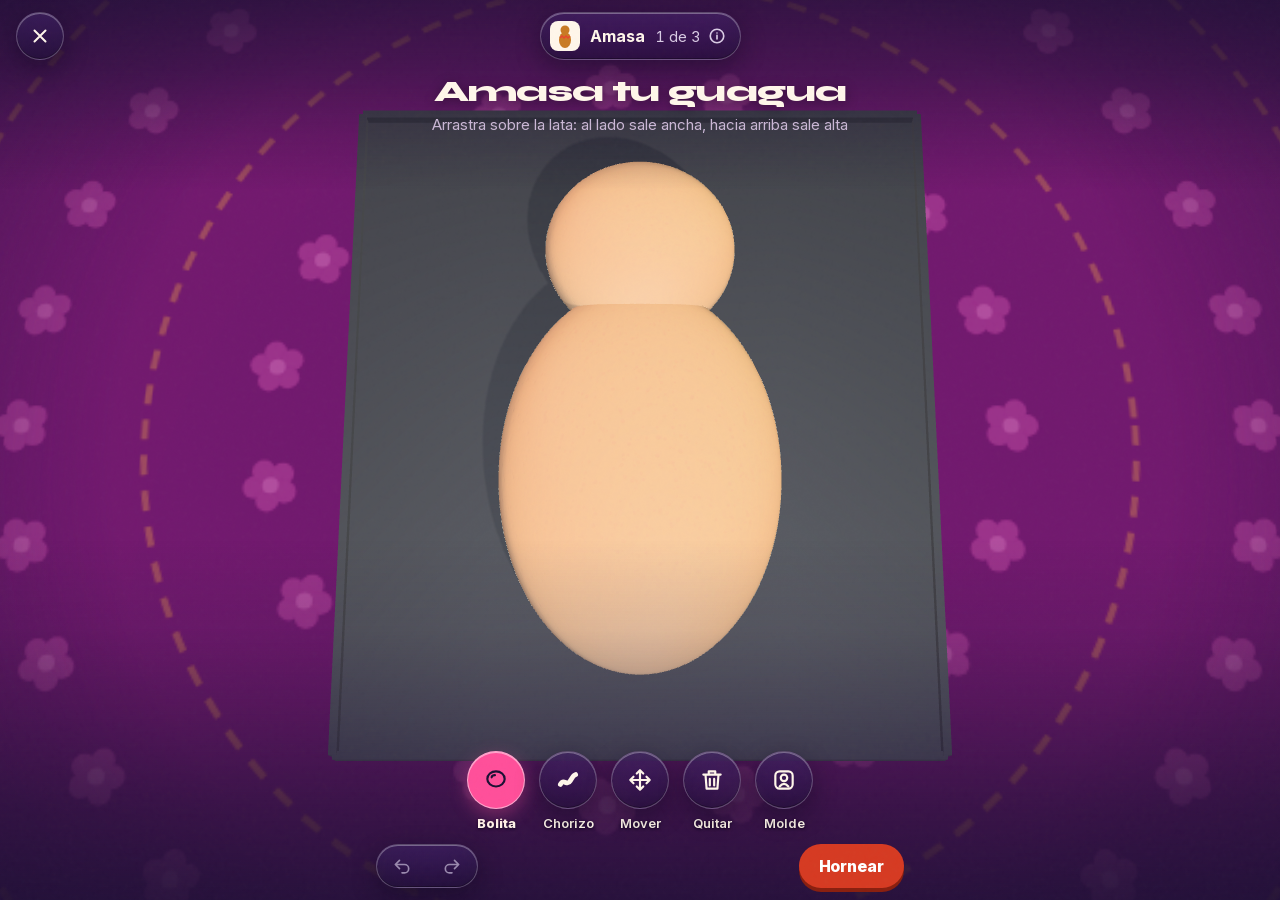
<file: index.html>
<!DOCTYPE html>
<html lang="es-EC" data-marca="taller">
<head>
<meta charset="utf-8">
<!-- Una sola carpeta que se puede incrustar en cualquier sitio:
     ?marca=mercio|mal|apps cambia la piel del sistema (los juegos, por defecto)
     ?embed la deja lista para un iframe. -->
<script>
(function () {
  var q = new URLSearchParams(location.search), m = q.get('marca'), r = document.documentElement;
  if (m === 'mal') r.removeAttribute('data-marca');
  else if (m === 'mercio' || m === 'apps' || m === 'juegos') r.setAttribute('data-marca', m);
  else r.setAttribute('data-tema', 'oscuro');   // el juego se juega de noche
  if (q.has('embed')) r.classList.add('embebido');
})();
</script>
<meta name="viewport" content="width=device-width, initial-scale=1, viewport-fit=cover">
<title>Guagua de pan · decora la tuya y compártela por Finados · UNA</title>
<meta name="description" content="Amasa en 3D una guagua de pan, hornéala doradita y decórala con glaseado y figuras de mazapán. Compártela en una canasta con colada morada: presúmela, regálasela a alguien o dedícala a quien ya no está.">
<link rel="canonical" href="https://finados.una.red/">
<meta name="robots" content="index, follow, max-image-preview:large">
<meta name="author" content="Francisco Maldonado">
<meta name="keywords" content="guagua de pan, colada morada, finados, día de los difuntos, Ecuador, juego">
<meta name="theme-color" content="#1b1033">
<meta name="mobile-web-app-capable" content="yes">
<meta name="apple-mobile-web-app-capable" content="yes">
<meta name="apple-mobile-web-app-status-bar-style" content="black-translucent">
<meta name="apple-mobile-web-app-title" content="Guagua">
<link rel="manifest" href="manifest.webmanifest">
<meta property="og:type" content="website">
<meta property="og:site_name" content="UNA">
<meta property="og:locale" content="es_EC">
<meta property="og:title" content="Mira esta guagua de pan 🧺">
<meta property="og:description" content="La decoraron para este Finados y viene en una canasta con colada morada. Ábrela, y decora y comparte la tuya.">
<meta property="og:url" content="https://finados.una.red/">
<meta property="og:image" content="https://finados.una.red/og.jpg?v=2">
<meta property="og:image:width" content="1200">
<meta property="og:image:height" content="630">
<meta property="og:image:alt" content="Una guagua de pan decorada con glaseado, dentro de una canasta de mimbre con flores y una taza de barro con colada morada">
<meta property="og:image:type" content="image/jpeg">
<meta name="twitter:card" content="summary_large_image">
<meta name="twitter:title" content="Guagua de pan · decora la tuya y compártela por Finados">
<meta name="twitter:description" content="Amasa en 3D, hornéala doradita y decórala con glaseado y mazapán. Compártela en una canasta con colada morada.">
<meta name="twitter:image" content="https://finados.una.red/og.jpg?v=2">
<meta name="twitter:image:alt" content="Una guagua de pan decorada dentro de una canasta de mimbre con flores y una taza de colada morada">
<link rel="icon" href="img/icono-guagua.svg?v=2" type="image/svg+xml">
<link rel="icon" href="icono-192.png?v=2" type="image/png" sizes="192x192">
<link rel="apple-touch-icon" href="icono-180.png?v=2">
<link rel="preload" href="vendor/ds/fonts/syne.woff2" as="font" type="font/woff2" crossorigin>
<link rel="preload" href="vendor/ds/fonts/inter.woff2" as="font" type="font/woff2" crossorigin>
<script type="application/ld+json">
{
 "@context": "https://schema.org",
 "@graph": [
  {
   "@type": "VideoGame",
   "@id": "https://finados.una.red/#juego",
   "name": "Guagua de pan",
   "alternateName": "Decora tu guagua de pan",
   "url": "https://finados.una.red/",
   "image": "https://finados.una.red/og.jpg",
   "inLanguage": "es-EC",
   "description": "Amasa en 3D una guagua de pan, hornéala doradita y decórala con glaseado y figuras de mazapán. Compártela en una canasta con colada morada por el Día de los Difuntos.",
   "keywords": "guagua de pan, colada morada, finados, día de los difuntos, Ecuador, juego, decorar pan, 2 de noviembre",
   "about": [
    { "@type": "Thing", "name": "Guagua de pan" },
    { "@type": "Thing", "name": "Colada morada" },
    { "@type": "Thing", "name": "Día de los Difuntos (Finados)" }
   ],
   "countryOfOrigin": { "@type": "Country", "name": "Ecuador" },
   "genre": ["Casual", "Creativo"],
   "playMode": "SinglePlayer",
   "gamePlatform": "Navegador web",
   "applicationCategory": "GameApplication",
   "operatingSystem": "Cualquiera (navegador web)",
   "isAccessibleForFree": true,
   "offers": { "@type": "Offer", "price": "0", "priceCurrency": "USD" },
   "author": { "@id": "https://una.red/#fran" },
   "publisher": { "@id": "https://una.red/#fran" }
  },
  {
   "@type": "Person",
   "@id": "https://una.red/#fran",
   "name": "Francisco Maldonado",
   "url": "https://una.red/"
  }
 ]
}
</script>
<link rel="stylesheet" href="vendor/ds/mal/mal.css?v=1.0.18">
<meta name="guagua-version" content="2026.10.26.23">
<link rel="stylesheet" href="guagua.css?v=2026.10.26.23">
</head>
<body class="juego-cuerpo">
<noscript><p style="padding:24px;color:#fff">Guagua de pan es un juego para amasar en 3D una guagua de pan, hornearla y decorarla con glaseado y figuras de mazapán, y compartirla en una canasta con colada morada por el Día de los Difuntos en Ecuador. Necesita JavaScript activado. <a href="privacidad.html" style="color:#ffc93c">Tratamiento de datos</a>.</p></noscript>
<svg width="0" height="0" class="sr-only" aria-hidden="true" focusable="false">
  <symbol id="g-manga" viewBox="0 0 24 24"><path fill="none" stroke="currentColor" stroke-width="2" stroke-linecap="round" stroke-linejoin="round" d="M4 4l9 4 3 3-5 5-3-3zM16 11l3 3M17.5 15.5c1 1.5 1.5 3 .5 4s-2.5.5-4-.5"/></symbol>
  <symbol id="g-roseta" viewBox="0 0 24 24"><path fill="none" stroke="currentColor" stroke-width="2" stroke-linecap="round" stroke-linejoin="round" d="M12 5a3 3 0 0 1 4.5 3.9A3 3 0 0 1 15 15a3 3 0 0 1-6 0 3 3 0 0 1-1.5-6.1A3 3 0 0 1 12 5zM12 10.5a1.5 1.5 0 1 0 0 3"/></symbol>
  <symbol id="g-grageas" viewBox="0 0 24 24"><path fill="none" stroke="currentColor" stroke-width="2.4" stroke-linecap="round" d="M5 7l2 2M11 4l-1 3M17 6l2-1M8 14l3-1M15 11l1 3M5 19l2-2M12 19l1 2M18 17l2 1"/></symbol>
  <symbol id="g-mordisco" viewBox="0 0 24 24"><path fill="none" stroke="currentColor" stroke-width="2" stroke-linecap="round" stroke-linejoin="round" d="M20 12a8 8 0 1 1-6.5-7.9 2 2 0 0 0 2.2 2.4 2 2 0 0 0 2.4 2.6 2 2 0 0 0 1.9 2.9"/></symbol>
  <symbol id="g-bolita" viewBox="0 0 24 24"><path fill="none" stroke="currentColor" stroke-width="2" stroke-linecap="round" d="M12 4a8 7 0 1 0 0 14a8 7 0 1 0 0-14M8 9.5a3 2 0 0 1 3-2"/></symbol>
  <symbol id="g-chorizo" viewBox="0 0 24 24"><path fill="none" stroke="currentColor" stroke-width="4.5" stroke-linecap="round" d="M5 16c3-6 6 2 9-3s3-5 5-6"/></symbol>
  <symbol id="g-mano" viewBox="0 0 24 24"><path fill="none" stroke="currentColor" stroke-width="2" stroke-linecap="round" stroke-linejoin="round" d="M12 3v18M3 12h18M12 3l-3 3M12 3l3 3M12 21l-3-3M12 21l3-3M3 12l3-3M3 12l3 3M21 12l-3-3M21 12l-3 3"/></symbol>
  <symbol id="g-horno" viewBox="0 0 24 24"><path fill="none" stroke="currentColor" stroke-width="2" stroke-linecap="round" stroke-linejoin="round" d="M4 4h16v16H4zM4 9h16M7 6.5h.01M10 6.5h.01M7 12h10v5H7z"/></symbol>
  <symbol id="g-carita" viewBox="0 0 24 24"><path fill="none" stroke="currentColor" stroke-width="2" stroke-linecap="round" d="M12 3a7 8 0 1 0 0 16a7 8 0 1 0 0-16M9 10h.01M15 10h.01M9 14.5q3 2 6 0"/></symbol>
  <symbol id="g-pasa" viewBox="0 0 24 24"><path fill="none" stroke="currentColor" stroke-width="2" stroke-linecap="round" d="M7 9a4 3 0 1 0 8 0a4 3 0 1 0-8 0M10 16a4 3 0 1 0 8 0a4 3 0 1 0-8 0"/></symbol>
  <symbol id="g-dado" viewBox="0 0 24 24"><path fill="none" stroke="currentColor" stroke-width="2" stroke-linecap="round" stroke-linejoin="round" d="M5 4h14a1 1 0 0 1 1 1v14a1 1 0 0 1-1 1H5a1 1 0 0 1-1-1V5a1 1 0 0 1 1-1z"/><circle cx="8.5" cy="8.5" r="1.3" fill="currentColor"/><circle cx="15.5" cy="15.5" r="1.3" fill="currentColor"/><circle cx="12" cy="12" r="1.3" fill="currentColor"/></symbol>
  <symbol id="g-whatsapp" viewBox="0 0 24 24"><path fill="none" stroke="currentColor" stroke-width="2" stroke-linecap="round" stroke-linejoin="round" d="M4 20l1.3-4A8 8 0 1 1 8.4 19zM9 9c0 3 3 6 6 6l1-1.5-2-1-1 .8c-1-.5-1.8-1.3-2.3-2.3l.8-1-1-2z"/></symbol>
  <symbol id="g-pantalla" viewBox="0 0 24 24"><path fill="none" stroke="currentColor" stroke-width="2" stroke-linecap="round" stroke-linejoin="round" d="M4 9V4h5M20 9V4h-5M4 15v5h5M20 15v5h-5"/></symbol>
  <symbol id="g-ayuda" viewBox="0 0 24 24"><path fill="none" stroke="currentColor" stroke-width="2" stroke-linecap="round" stroke-linejoin="round" d="M12 21a9 9 0 1 0 0-18a9 9 0 0 0 0 18zM9.5 9.5a2.5 2.5 0 1 1 3.5 2.3c-.6.3-1 .9-1 1.6v.6M12 17h.01"/></symbol>
  <symbol id="g-dos-dedos" viewBox="0 0 24 24"><path fill="none" stroke="currentColor" stroke-width="2" stroke-linecap="round" stroke-linejoin="round" d="M8 13V5a1.5 1.5 0 0 1 3 0v6M11 11V4a1.5 1.5 0 0 1 3 0v7M14 11v-1a1.5 1.5 0 0 1 3 0v4a6 6 0 0 1-6 6h-1a5 5 0 0 1-4-2l-2.5-3.5a1.5 1.5 0 0 1 2.3-1.9L8 15"/></symbol>
  <symbol id="x-cerrar" viewBox="0 0 24 24"><path fill="none" stroke="currentColor" stroke-width="2.2" stroke-linecap="round" d="M6 6l12 12M18 6 6 18"/></symbol>
  <symbol id="x-check" viewBox="0 0 24 24"><path fill="none" stroke="currentColor" stroke-width="2.6" stroke-linecap="round" stroke-linejoin="round" d="m5 12 5 5L20 7"/></symbol>
  <symbol id="x-atras" viewBox="0 0 24 24"><path fill="none" stroke="currentColor" stroke-width="2.2" stroke-linecap="round" stroke-linejoin="round" d="M19 12H5M11 6l-6 6 6 6"/></symbol>
  <symbol id="x-deshacer" viewBox="0 0 24 24"><path fill="none" stroke="currentColor" stroke-width="2" stroke-linecap="round" stroke-linejoin="round" d="M9 14 4 9l5-5M4 9h11a5 5 0 0 1 0 10h-3"/></symbol>
  <symbol id="x-rehacer" viewBox="0 0 24 24"><path fill="none" stroke="currentColor" stroke-width="2" stroke-linecap="round" stroke-linejoin="round" d="m15 14 5-5-5-5M20 9H9a5 5 0 0 0 0 10h3"/></symbol>
  <symbol id="x-mas" viewBox="0 0 24 24"><path fill="none" stroke="currentColor" stroke-width="2.4" stroke-linecap="round" d="M12 5v14M5 12h14"/></symbol>
  <symbol id="x-info" viewBox="0 0 24 24"><g fill="none" stroke="currentColor" stroke-width="2.2" stroke-linecap="round"><circle cx="12" cy="12" r="9"/><path d="M12 11v5M12 8h.01"/></g></symbol>
  <symbol id="x-perfil" viewBox="0 0 24 24"><g fill="none" stroke="currentColor" stroke-width="2" stroke-linecap="round"><circle cx="12" cy="8" r="4"/><path d="M4 21c1.5-4 4.5-6 8-6s6.5 2 8 6"/></g></symbol>
  <symbol id="x-molde" viewBox="0 0 24 24"><g fill="none" stroke="currentColor" stroke-width="2" stroke-linecap="round" stroke-linejoin="round"><rect x="4" y="4" width="16" height="16" rx="4"/><circle cx="12" cy="10" r="3"/><path d="M8 18q4-5 8 0"/></g></symbol>
  <symbol id="x-papelera" viewBox="0 0 24 24"><path fill="none" stroke="currentColor" stroke-width="2" stroke-linecap="round" stroke-linejoin="round" d="M4 7h16M10 11v6M14 11v6M6 7l1 13h10l1-13M9 7V4h6v3"/></symbol>
  <symbol id="x-flor" viewBox="0 0 24 24"><g fill="none" stroke="currentColor" stroke-width="2"><circle cx="12" cy="12" r="2.5"/><path d="M12 9.5C9 3 15 3 12 9.5M14.5 12C21 9 21 15 14.5 12M12 14.5C15 21 9 21 12 14.5M9.5 12C3 15 3 9 9.5 12"/></g></symbol>
  <symbol id="x-otra" viewBox="0 0 24 24"><g fill="none" stroke="currentColor" stroke-width="2" stroke-linecap="round" stroke-linejoin="round"><rect x="8" y="8" width="12" height="12" rx="3"/><path d="M16 8V6a2 2 0 0 0-2-2H6a2 2 0 0 0-2 2v8a2 2 0 0 0 2 2h2M14 11v6M11 14h6"/></g></symbol>
  <symbol id="x-canasta" viewBox="0 0 24 24"><g fill="none" stroke="currentColor" stroke-width="2" stroke-linecap="round" stroke-linejoin="round"><path d="M6 10a6 6 0 0 1 12 0"/><path d="M3 10h18l-2 9a2 2 0 0 1-2 1.6H7A2 2 0 0 1 5 19z"/><path d="M8 13.5v4M12 13.5v4M16 13.5v4"/></g></symbol>
  <symbol id="x-taza" viewBox="0 0 24 24"><g fill="none" stroke="currentColor" stroke-width="2" stroke-linecap="round" stroke-linejoin="round"><path d="M4 9h12v6a5 5 0 0 1-5 5H9a5 5 0 0 1-5-5z"/><path d="M16 11h1.5a2.5 2.5 0 0 1 0 5H16"/><path d="M8 3.5c-.8 1 .8 2 0 3M12 3.5c-.8 1 .8 2 0 3"/></g></symbol>
  <symbol id="x-vela" viewBox="0 0 24 24"><g fill="none" stroke="currentColor" stroke-width="2" stroke-linecap="round" stroke-linejoin="round"><rect x="9" y="10" width="6" height="11" rx="1"/><path d="M12 3c1.5 1.8 1.5 3.6 0 5c-1.5-1.4-1.5-3.2 0-5z"/></g></symbol>
  <symbol id="x-guagua" viewBox="0 0 30 30"><rect width="30" height="30" rx="8" fill="#fff6ea"/><ellipse cx="15" cy="19" rx="6" ry="8" fill="#c97a24"/><circle cx="15" cy="9" r="4.5" fill="#c97a24"/><path d="M10 17l2-2 2 2 2-2 2 2 2-2" fill="none" stroke="#e8442e" stroke-width="1.3"/></symbol>
</svg>

<!-- ══ Tu canasta: el inicio ═══════════════════════════════ -->
<section class="pantalla canasta" id="canasta" aria-labelledby="canasta-t">
  <header class="canasta__cab">
    <div>
      <h1 id="canasta-t">Tu canasta de finados</h1>
      <p class="canasta__sub">Aquí están las guaguas que has creado y las que te han regalado</p>
    </div>
    <button class="redondo" id="abrir-cuenta" type="button" aria-label="Tu cuenta"><svg class="icono" aria-hidden="true"><use href="#x-perfil"/></svg><i class="redondo__punto" id="cuenta-punto" hidden></i></button>
  </header>
  <div class="segmento" role="group" aria-label="Qué guaguas ver">
    <button type="button" data-vitrina="mia" aria-pressed="true">Las mías <span class="segmento__n" id="cuenta-mia">0</span></button>
    <button type="button" data-vitrina="recibida" aria-pressed="false">Me regalaron <span class="segmento__n" id="cuenta-recibida">0</span></button>
    <button type="button" data-vitrina="galeria" aria-pressed="false">Galería</button>
  </div>
  <div class="canasta__cuerpo">
    <button class="pendiente" id="seguir-borrador" type="button" hidden><span><b>Tienes una sin terminar</b><span class="pendiente__d" id="seguir-borrador-d"></span></span><span class="pendiente__ir">Seguir</span></button>
    <div class="rejilla" id="vitrina-rej"></div>
    <p class="vacia" id="vitrina-vacia" hidden></p>
    <button class="b b--ter galeria__mas" id="galeria-mas" type="button" hidden>Ver más</button>
  </div>
  <div class="canasta__pie">
    <button class="b b--pri" id="amasar-otra" type="button"><svg class="icono" aria-hidden="true"><use href="#x-mas"/></svg> Amasar otra</button>
  </div>
</section>

<!-- ══ El taller: amasar, hornear, decorar ═══════════════════ -->
<main class="juego" id="taller" data-etapa="amasar" data-herramienta="bolita" hidden>
  <h1 class="sr-only">Guagua de pan: amasa, hornea y decora</h1>
  <canvas id="lienzo" class="juego__lienzo" tabindex="0" role="img" aria-label="Masa cruda en 3D. Arrastra para poner bolitas y chorizos."></canvas>
  <p class="juego__sin3d" id="sin-3d" hidden>Este navegador no tiene 3D (WebGL) encendido, y sin eso no hay horno.
  Prueba en otro navegador o actualiza el teléfono.</p>

  <!-- arriba: cerrar · el paso (abre la ayuda) · listo (solo al decorar) -->
  <header class="barra" id="barra">
    <button class="redondo" id="cerrar-taller" type="button" aria-label="Cerrar y volver a tu canasta"><svg class="icono" aria-hidden="true"><use href="#x-cerrar"/></svg></button>
    <button class="paso" id="abrir-info" type="button"><svg class="paso__img" aria-hidden="true"><use href="#x-guagua"/></svg><b id="paso-nombre">Amasa</b><span id="paso-num">1 de 3</span><svg class="icono paso__i" aria-hidden="true"><use href="#x-info"/></svg></button>
    <button class="redondo redondo--pri" id="listo" type="button" aria-label="Guardar en tu canasta"><svg class="icono" aria-hidden="true"><use href="#x-check"/></svg></button>
  </header>

  <!-- la instrucción: sale la primera vez y se va con el primer toque en el lienzo -->
  <div class="intro" id="intro" aria-live="polite">
    <h2 id="intro-t">Amasa tu guagua</h2>
    <p id="intro-p">Arrastra sobre la lata: al lado sale ancha, hacia arriba sale alta</p>
  </div>


  <!-- lo que se está poniendo (carita, mordisco, figura): un estado aparte, con su barra -->
  <div class="contexto" id="contexto" hidden>
    <p class="contexto__msg" id="contexto-msg"></p>
    <div class="contexto__tam" id="contexto-tam" role="group" aria-label="Tamaño">
      <button class="tam" type="button" data-ctam="0" aria-label="Chica"><i style="--t:8px"></i></button>
      <button class="tam" type="button" data-ctam="1" aria-label="Mediana"><i style="--t:12px"></i></button>
      <button class="tam" type="button" data-ctam="2" aria-label="Grande"><i style="--t:17px"></i></button>
      <i class="contexto__sep" aria-hidden="true"></i>
    </div>
    <button class="contexto__b" id="contexto-color" type="button" aria-label="Color de la figura"><i class="contexto__gota"></i></button>
    <button class="contexto__b" id="contexto-otra" type="button" aria-label="Poner otra"><svg class="icono" aria-hidden="true"><use href="#x-otra"/></svg></button>
    <button class="contexto__b contexto__b--quitar" id="contexto-quitar" type="button" aria-label="Quitar"><svg class="icono" aria-hidden="true"><use href="#x-papelera"/></svg></button>
    <button class="contexto__listo" id="contexto-listo" type="button">Listo</button>
  </div>

  <!-- 1 · amasar -->
  <section class="dock" data-etapa="amasar" aria-label="Amasar">
    <div class="dock__fila" data-con="chorizo" role="group" aria-label="Grosor del chorizo">
      <button class="tam" type="button" data-grosor="0" aria-pressed="false" aria-label="Fino"><i style="--t:8px"></i></button>
      <button class="tam" type="button" data-grosor="1" aria-pressed="true" aria-label="Medio"><i style="--t:13px"></i></button>
      <button class="tam" type="button" data-grosor="2" aria-pressed="false" aria-label="Grueso"><i style="--t:19px"></i></button>
    </div>
    <div class="herramientas" role="group" aria-label="Qué hacer con la masa">
      <button class="tool" type="button" data-mano="bolita" aria-pressed="true"><i><svg class="icono" aria-hidden="true"><use href="#g-bolita"/></svg></i>Bolita</button>
      <button class="tool" type="button" data-mano="chorizo" aria-pressed="false"><i><svg class="icono" aria-hidden="true"><use href="#g-chorizo"/></svg></i>Chorizo</button>
      <button class="tool" type="button" data-mano="mover" aria-pressed="false"><i><svg class="icono" aria-hidden="true"><use href="#g-mano"/></svg></i>Mover</button>
      <button class="tool" type="button" data-mano="quitar" aria-pressed="false"><i><svg class="icono" aria-hidden="true"><use href="#x-papelera"/></svg></i>Quitar</button>
      <button class="tool" type="button" id="abrir-moldes" aria-haspopup="dialog"><i><svg class="icono" aria-hidden="true"><use href="#x-molde"/></svg></i>Molde</button>
    </div>
    <div class="acciones">
      <div class="deshacer" role="group" aria-label="Deshacer y rehacer">
        <button type="button" data-deshacer aria-label="Deshacer"><svg class="icono" aria-hidden="true"><use href="#x-deshacer"/></svg></button>
        <button type="button" data-rehacer aria-label="Rehacer"><svg class="icono" aria-hidden="true"><use href="#x-rehacer"/></svg></button>
      </div>
      <button class="b b--pri b--chico" id="al-horno" type="button">Hornear</button>
    </div>
  </section>

  <!-- 2 · hornear -->
  <section class="dock dock--horno" data-etapa="horno" aria-label="Hornear" hidden>
    <div class="termo" role="meter" aria-label="Cocción" aria-valuemin="0" aria-valuemax="160" aria-valuenow="0">
      <i class="termo__punto" aria-hidden="true"></i>
      <i class="termo__nivel" id="termo"></i>
    </div>
    <p class="termo__escala" aria-hidden="true"><span>Cruda</span><span id="horno-estado">Doradita</span><span>Quemada</span></p>
    <button class="b b--pri" id="sacar" type="button">Sacar del horno</button>
    <div class="horno__fin" id="horno-fin" hidden>
      <button class="b b--pri" id="a-decorar" type="button">Decorarla</button>
      <button class="b b--ter" id="otra-vez" type="button">Volver a amasar</button>
    </div>
  </section>

  <!-- 3 · decorar: solo herramientas, como el Marcado -->
  <section class="dock" data-etapa="decorar" aria-label="Decorar" hidden>
    <div class="acciones">
      <div class="deshacer" role="group" aria-label="Deshacer y rehacer">
        <button type="button" data-deshacer aria-label="Deshacer"><svg class="icono" aria-hidden="true"><use href="#x-deshacer"/></svg></button>
        <button type="button" data-rehacer aria-label="Rehacer"><svg class="icono" aria-hidden="true"><use href="#x-rehacer"/></svg></button>
      </div>
      <button class="b b--pri b--chico" id="compartir" type="button">Compartir</button>
    </div>
    <div class="bandeja" role="group" aria-label="Herramientas de glaseado">
      <button class="manga" type="button" data-herramienta="manga" aria-pressed="true" aria-label="Hilo de glaseado"><svg aria-hidden="true" viewBox="0 0 44 96"><path d="M18 22h8l-3-18h-2z" fill="#eef1f4"/><rect x="13" y="22" width="18" height="6" rx="2" fill="#b9bec5"/><path class="manga__bolsa" d="M8 28q14-6 28 0l4 68H4z"/><path d="M13 32q5-2 9 0l1 60h-11z" fill="#fff" opacity=".35"/></svg></button>
      <button class="manga" type="button" data-herramienta="pastelera" aria-pressed="false" aria-label="Manga pastelera: glaseado en relieve con boquilla de estrella"><svg aria-hidden="true" viewBox="0 0 44 96"><path d="M22 2l2.2 5 5.4.4-4.1 3.5 1.3 5.3L22 13.3l-4.8 2.9 1.3-5.3-4.1-3.5 5.4-.4z" fill="#eef1f4"/><path d="M17 15h10l1 7H16z" fill="#d7dbe0"/><rect x="13" y="22" width="18" height="6" rx="2" fill="#b9bec5"/><path class="manga__bolsa" d="M8 28q14-6 28 0l4 68H4z"/><path d="M13 32q5-2 9 0l1 60h-11z" fill="#fff" opacity=".35"/><rect x="6" y="56" width="32" height="8" fill="#000" opacity=".18"/></svg></button>
      <button class="manga" type="button" data-herramienta="puntos" aria-pressed="false" aria-label="Puntos de glaseado"><svg aria-hidden="true" viewBox="0 0 44 96"><path d="M16 22h12l-4-12h-4z" fill="#eef1f4"/><circle cx="22" cy="6" r="3" fill="#eef1f4"/><rect x="13" y="22" width="18" height="6" rx="2" fill="#b9bec5"/><path class="manga__bolsa" d="M8 28q14-6 28 0l4 68H4z"/><path d="M13 32q5-2 9 0l1 60h-11z" fill="#fff" opacity=".35"/></svg></button>
      <button class="manga" type="button" data-herramienta="cobertura" aria-pressed="false" aria-label="Cobertura: pinta a mano"><svg aria-hidden="true" viewBox="0 0 44 96"><path class="manga__bolsa" d="M6 4h32q2 0 2 3v18H4V7q0-3 2-3z"/><rect x="5" y="24" width="34" height="12" rx="2" fill="#c9ced5"/><rect x="5" y="28" width="34" height="2" fill="#9aa0a8"/><path d="M13 36h18l-3 60H16z" fill="#d79a5a"/><path d="M17 38h4l-1 56h-3z" fill="#fff" opacity=".3"/></svg></button>
      <div class="bandeja__fin">
        <button class="aro" id="abrir-color" type="button" aria-haspopup="dialog" aria-label="Color y grosor"><i id="aro-color"></i></button>
        <button class="redondo" id="abrir-mas" type="button" aria-haspopup="dialog" aria-label="Más: carita, pasas, mordisco"><svg class="icono" aria-hidden="true"><use href="#x-mas"/></svg></button>
      </div>
    </div>
  </section>
</main>

<!-- ══ Cuando te llega una ═══════════════════════════════════ -->
<section class="juego regalo" id="regalo" hidden aria-labelledby="regalo-titulo">
  <canvas id="regalo-lienzo" class="juego__lienzo lienzo--comer" tabindex="0" role="img" aria-label="La guagua que te regalaron, en 3D. Arrastra a un lado para girarla y tócala para darle un mordisco."></canvas>
  <div class="regalo__arriba">
    <p class="regalo__kicker" id="regalo-kicker">Te llegó una guagua</p>
    <h1 id="regalo-titulo">Te regalaron una guagua</h1>
    <p class="regalo__para" id="regalo-para"></p>
  </div>
  <div class="regalo__tarjeta" id="regalo-tarjeta">
    <p class="regalo__nombre" id="regalo-nombre"></p>
    <blockquote class="regalo__msg" id="regalo-mensaje"></blockquote>
    <div class="vale" id="regalo-vale" hidden>
      <span class="vale__sello" aria-hidden="true">VALE</span>
      <p><b id="regalo-vale-t"></b><span id="regalo-vale-d"></span></p>
    </div>
    <p class="regalo__pista" id="regalo-pista" aria-live="polite">Toca la guagua para darle un mordisco.</p>
    <div class="pila">
      <button class="b b--pri" id="regalo-cobrar" type="button"><span id="regalo-cobrar-t">Cobrar el vale</span></button>
      <button class="b b--sec" id="regalo-devolver" type="button"><span id="regalo-devolver-t">Amasar una de vuelta</span></button>
      <button class="b b--ter" id="regalo-taller" type="button">Ir a tu canasta</button>
    </div>
  </div>
</section>

<!-- ══ Hojas ══════════════════════════════════════════════════ -->
<!-- salir del taller sin guardar -->
<dialog class="hoja hoja--chica" id="d-salir" aria-labelledby="d-salir-t">
  <h2 id="d-salir-t">¿Salir sin guardar?</h2>
  <p class="hoja__texto" id="d-salir-p">Si no la guardas, se perderán tus cambios.</p>
  <div class="pila">
    <button class="b b--pri" id="salir-guardar" type="button">Guardarla</button>
    <button class="b b--sec" id="salir-sin" type="button">Salir sin guardar</button>
    <button class="b b--ter" type="button" data-cierra>Seguir aquí</button>
  </div>
</dialog>

<!-- los moldes para empezar -->
<dialog class="hoja hoja--chica" id="d-moldes" aria-labelledby="d-moldes-t">
  <div class="hoja__cab"><h2 id="d-moldes-t">Empieza con un molde</h2><button class="redondo redondo--plano" type="button" data-cierra aria-label="Cerrar"><svg class="icono" aria-hidden="true"><use href="#x-cerrar"/></svg></button></div>
  <div class="moldes" role="group" aria-label="Moldes">
    <button class="opcion" type="button" data-molde="guagua">Guagua</button>
    <button class="opcion" type="button" data-molde="tradicional">Tradicional</button>
    <button class="opcion" type="button" data-molde="guaguau">Guaguau</button>
    <button class="opcion" type="button" data-molde="dormilon" data-secreto hidden>Dormilón</button>
    <button class="opcion" type="button" data-molde="caballito">Caballito</button>
    <button class="opcion" type="button" data-molde="chanchito">Chanchito</button>
    <button class="opcion" type="button" data-molde="gallinita">Gallinita</button>
    <button class="opcion" type="button" data-molde="palomita">Palomita</button>
    <button class="opcion" type="button" data-molde="libre">Lata vacía</button>
  </div>
  <button class="b b--ter" id="sorpresa-molde" type="button">Sorpréndeme</button>
</dialog>

<!-- color y grosor del glaseado -->
<dialog class="hoja hoja--flota" id="d-color" aria-labelledby="d-color-t">
  <h2 id="d-color-t">Color del glaseado</h2>
  <div class="colores" id="cremas" role="group" aria-label="Colores"></div>
  <div class="grosor" id="grosor-fila" role="group" aria-label="Grosor del hilo">
    <span>Grosor</span>
    <button class="tam" type="button" data-ancho="0" aria-pressed="false" aria-label="Fino"><i style="--t:5px"></i></button>
    <button class="tam" type="button" data-ancho="1" aria-pressed="false" aria-label="Medio"><i style="--t:9px"></i></button>
    <button class="tam" type="button" data-ancho="2" aria-pressed="true" aria-label="Grueso"><i style="--t:14px"></i></button>
  </div>
</dialog>

<!-- más: lo que se pone una vez, como los stickers del Marcado -->
<dialog class="hoja hoja--flota hoja--menu" id="d-mas" aria-label="Más adornos">
  <button class="menu__op" type="button" data-colocar="carita"><svg class="icono" aria-hidden="true"><use href="#g-carita"/></svg>Carita</button>
  <button class="menu__op" type="button" data-colocar="mordisco"><svg class="icono" aria-hidden="true"><use href="#g-mordisco"/></svg>Mordisco</button>
  <button class="menu__op" type="button" id="abrir-figuras"><svg class="icono" aria-hidden="true"><use href="#x-flor"/></svg>Figuras de mazapán</button>
  <button class="menu__op" type="button" id="sorpresa"><svg class="icono" aria-hidden="true"><use href="#g-dado"/></svg>Sorpréndeme</button>
</dialog>

<!-- las figuras de mazapán -->
<dialog class="hoja" id="d-figuras" aria-labelledby="d-figuras-t">
  <div class="hoja__cab"><h2 id="d-figuras-t">Figuras de mazapán</h2><button class="redondo redondo--plano" type="button" data-cierra aria-label="Cerrar"><svg class="icono" aria-hidden="true"><use href="#x-cerrar"/></svg></button></div>
  <div class="figuras"><button class="figura" type="button" data-figura="0"><svg viewBox="0 0 48 48" aria-hidden="true"><g fill="#f6a3c3"><circle cx="24" cy="12" r="8"/><circle cx="35" cy="20" r="8"/><circle cx="31" cy="34" r="8"/><circle cx="17" cy="34" r="8"/><circle cx="13" cy="20" r="8"/></g><circle cx="24" cy="24" r="6" fill="#ffcf3d"/></svg>Flor</button><button class="figura" type="button" data-figura="1"><svg viewBox="0 0 48 48" aria-hidden="true"><path d="M24 6Q40 24 24 42Q8 24 24 6Z" fill="#93c84a"/><path d="M24 10v28" stroke="#6f9a33" stroke-width="2"/></svg>Hoja</button><button class="figura" type="button" data-figura="2"><svg viewBox="0 0 48 48" aria-hidden="true"><path d="M24 40C8 30 6 18 14 12c5-3 9 0 10 4c1-4 5-7 10-4c8 6 6 18-10 28Z" fill="#e01b6a"/></svg>Corazón</button><button class="figura" type="button" data-figura="3"><svg viewBox="0 0 48 48" aria-hidden="true"><path d="M24 5l5 12 13 1-10 8 3 13-11-7-11 7 3-13-10-8 13-1z" fill="#ffcf3d"/></svg>Estrella</button><button class="figura" type="button" data-figura="4"><svg viewBox="0 0 48 48" aria-hidden="true"><path d="M24 24L8 14v20zM24 24l16-10v20z" fill="#8fd0f2"/><circle cx="24" cy="24" r="5" fill="#6fb6dd"/></svg>Moño</button><button class="figura" type="button" data-figura="5"><svg viewBox="0 0 48 48" aria-hidden="true"><g fill="#7d3c98"><circle cx="24" cy="16" r="6"/><circle cx="17" cy="24" r="6"/><circle cx="31" cy="24" r="6"/><circle cx="20" cy="32" r="6"/><circle cx="28" cy="32" r="6"/><circle cx="24" cy="39" r="5"/></g><path d="M24 10q6-6 12-4" stroke="#93c84a" stroke-width="3" fill="none"/></svg>Uvas</button><button class="figura" type="button" data-figura="pasa"><svg viewBox="0 0 48 48" aria-hidden="true"><ellipse cx="24" cy="24" rx="12" ry="9" fill="#4a2614"/><path d="M16 22q8-4 16 0" stroke="#2e140a" stroke-width="2" fill="none"/></svg>Pasa</button></div>
</dialog>

<!-- ponle nombre: al tocar listo o regalar -->
<dialog class="hoja" id="d-nombre" aria-labelledby="d-nombre-t">
  <div class="hoja__cab"><h2 id="d-nombre-t">Ponle nombre</h2><button class="redondo redondo--plano" type="button" data-cierra aria-label="Cerrar: seguir decorando"><svg class="icono" aria-hidden="true"><use href="#x-cerrar"/></svg></button></div>
  <img class="hoja__foto" id="nombre-foto" alt="" width="240" height="300">
  <div class="campo"><label for="r-nombre">Se llama</label><input id="r-nombre" class="campo--grande" maxlength="40" autocomplete="off" enterkeyhint="done"></div>
  <p class="hoja__texto">Así aparecerá en tu canasta y en la tarjeta si la compartes.</p>
  <button class="b b--pri" id="nombre-guardar" type="button">Guardar</button>
</dialog>

<!-- guardada: qué sigue -->
<dialog class="hoja" id="d-guardada" aria-labelledby="d-guardada-t">
  <div class="hoja__cab"><span></span><button class="redondo redondo--plano" type="button" data-cierra aria-label="Cerrar y volver a tu canasta"><svg class="icono" aria-hidden="true"><use href="#x-cerrar"/></svg></button></div>
  <div class="guardada__img"><img class="hoja__foto" id="guardada-foto" alt="" width="240" height="300"><i aria-hidden="true"><svg class="icono"><use href="#x-check"/></svg></i></div>
  <h2 class="hoja__titulo" id="d-guardada-t">Tu guagua ya está en tu canasta</h2>
  <p class="hoja__texto">La puedes compartir en tus redes, enviársela a alguien o dedicarla a quien ya no está.</p>
  <div class="pila">
    <button class="b b--pri" id="g-compartir" type="button">Compartirla</button>
    <button class="b b--sec" id="g-otra" type="button">Amasar otra</button>
  </div>
</dialog>

<!-- compartir: se elige cómo y en qué formato, se llena solo lo que ese camino pide, y la tarjeta cambia en vivo -->
<dialog class="hoja hoja--entera" id="d-compartir" aria-labelledby="d-compartir-t">
  <div class="barra barra--hoja">
    <button class="redondo" id="c-atras" type="button" aria-label="Volver"><svg class="icono" aria-hidden="true"><use href="#x-atras"/></svg></button>
    <span class="paso paso--fijo"><b>Compártela</b><span id="c-paso"></span></span>
    <button class="redondo" id="c-datos" type="button" aria-label="Qué pasa con tu guagua al compartirla"><svg class="icono" aria-hidden="true"><use href="#x-info"/></svg></button>
  </div>
  <div class="compartir">
    <div class="compartir__vistaw">
      <img class="compartir__vista" id="c-vista" alt="La tarjeta que vas a compartir" width="1080" height="1920">
      <div class="compartir__opciones" role="group" aria-label="Opciones de la tarjeta">
        <button class="compartir__formato" id="c-canasta" type="button" aria-pressed="true" aria-label="Con canasta"><svg class="icono" viewBox="0 0 24 24" aria-hidden="true"><use href="#x-canasta"/></svg></button>
        <button class="compartir__formato" id="c-colada" type="button" aria-pressed="true" aria-label="Con la colada"><svg class="icono" viewBox="0 0 24 24" aria-hidden="true"><use href="#x-taza"/></svg></button>
        <button class="compartir__formato" id="c-formato" type="button" data-formato="cuadrada" aria-label="Cambiar a cuadrado"><svg class="icono" viewBox="0 0 24 24" aria-hidden="true"><g fill="none" stroke="currentColor" stroke-width="2" stroke-linejoin="round"><rect x="3" y="7" width="10" height="10" rx="2"/><rect x="15" y="3" width="6" height="18" rx="1.5"/></g></svg></button>
      </div>
    </div>

    <!-- 1 · cómo y en qué formato -->
    <section class="compartir__paso" data-paso="como" aria-labelledby="d-compartir-t">
      <h2 class="sr-only" id="d-compartir-t">¿Cómo la compartes?</h2>
      <div class="radios" role="radiogroup" aria-labelledby="d-compartir-t">
        <button class="radio" type="button" role="radio" data-como="presume" aria-checked="true"><span><b>Presúmela</b><span>en tus historias o tu perfil</span></span><i aria-hidden="true"></i></button>
        <button class="radio" type="button" role="radio" data-como="alguien" aria-checked="false"><span><b>Envíasela a alguien</b><span>para compartir una colada de verdad</span></span><i aria-hidden="true"></i></button>
        <button class="radio" type="button" role="radio" data-como="memoria" aria-checked="false"><span><b>En memoria de alguien</b><span>para recordar a quien ya no está</span></span><i aria-hidden="true"></i></button>
      </div>
      <div class="pila compartir__fin">
        <label class="interruptor" id="c-galeria-fila"><span><b>Mostrarla en la galería</b><span>la guagua, su nombre y tu firma</span></span><input type="checkbox" id="c-galeria" role="switch"><i aria-hidden="true"></i></label>
        <button class="b b--pri" id="c-seguir" type="button">Siguiente</button>
        <div class="fila-ter" id="c-extra-presume"><button class="b b--ter" data-descargar type="button">Guardar la imagen</button><button class="b b--ter" data-copiar type="button">Copiar el enlace</button></div>
      </div>
    </section>

    <!-- envíasela a alguien · para, de y un mensaje -->
    <section class="compartir__paso" data-paso="alguien" hidden aria-labelledby="c-alguien-t">
      <h2 class="sr-only" id="c-alguien-t">¿Para quién es?</h2>
      <div class="campo"><label for="r-para">Para</label><input id="r-para" maxlength="24" autocomplete="off" placeholder="¿Para quién es?" enterkeyhint="next" required></div>
      <div class="campo"><label for="r-de">De</label><input id="r-de" maxlength="24" autocomplete="nickname" placeholder="Tu nombre" enterkeyhint="next"></div>
      <div class="campo"><label for="r-mensaje">Mensaje <span class="campo__opc">(opcional)</span></label><textarea id="r-mensaje" maxlength="120" rows="2" placeholder="¿Compartimos una colada de verdad este finados?"></textarea></div>
      <div class="pila compartir__fin">
        <button class="b b--pri" id="c-mandar" type="button">Enviar</button>
        <p class="regalar__nota" id="c-falta-para">Escribe para quién es.</p>
        <div class="fila-ter"><button class="b b--ter" data-copiar type="button">Copiar el enlace</button></div>
      </div>
    </section>

    <!-- en memoria · a quién y unas palabras -->
    <section class="compartir__paso" data-paso="memoria" hidden aria-labelledby="c-memoria-t">
      <h2 class="sr-only" id="c-memoria-t">En memoria de alguien</h2>
      <div class="campo"><label for="s-memoria">¿A quién recuerdas?</label><input id="s-memoria" maxlength="24" autocomplete="off" placeholder="Nombre o apodo" enterkeyhint="next" required></div>
      <div class="campo"><label for="s-mensaje">Mensaje <span class="campo__opc">(opcional)</span></label><textarea id="s-mensaje" maxlength="120" rows="2" placeholder="La decoré pensando en ti"></textarea></div>
      <div class="pila compartir__fin">
        <button class="b b--pri" id="c-recordar" type="button">Compartir</button>
        <p class="regalar__nota" id="c-falta-memoria">Escribe a quién recuerdas.</p>
        <div class="fila-ter"><button class="b b--ter" data-descargar type="button">Guardar la imagen</button><button class="b b--ter" data-copiar type="button">Copiar el enlace</button></div>
      </div>
    </section>
  </div>
</dialog>

<!-- una pieza de la canasta -->
<dialog class="hoja" id="d-pieza" aria-labelledby="p-titulo">
  <div class="hoja__cab"><h2 id="p-titulo">Guagua</h2><button class="redondo redondo--plano" type="button" data-cierra aria-label="Cerrar"><svg class="icono" aria-hidden="true"><use href="#x-cerrar"/></svg></button></div>
  <canvas id="p-lienzo" class="lienzo--vista" aria-label="La guagua en 3D. Arrastra para girarla."></canvas>
  <p class="hoja__texto" id="p-quien"></p>
  <p class="hoja__texto hoja__cita" id="p-mensaje"></p>
  <div class="pila">
    <button class="b b--pri" id="p-compartir" type="button">Compartirla</button>
    <button class="b b--sec" id="p-editar" type="button">Seguir decorando</button>
    <button class="b b--ter" id="p-borrar" type="button">Sacar de la canasta</button>
  </div>
</dialog>

<!-- al compartir: qué pasa con la guagua (ayuda de la esquina) -->
<dialog class="hoja" id="d-datos" aria-labelledby="d-datos-t">
  <div class="hoja__cab"><h2 id="d-datos-t">Al compartirla</h2><button class="redondo redondo--plano" type="button" data-cierra aria-label="Cerrar"><svg class="icono" aria-hidden="true"><use href="#x-cerrar"/></svg></button></div>
  <p class="hoja__texto">Tu guagua se guarda en la nube para que su enlace sea corto y se abra en cualquier teléfono. La ve solo quien tenga el enlace.</p>
  <p class="hoja__texto">Lo que escribas (para quién, de parte de quién, el mensaje) viaja con ella. No usamos esos datos para nada más.</p>
  <p class="hoja__texto">Si la presumes con «Mostrarla en la galería», ahí aparece solo la guagua, su nombre y tu firma. La puedes quitar cuando quieras.</p>
  <a class="b b--ter" href="privacidad.html" target="_blank" rel="noopener">Tratamiento de datos personales</a>
</dialog>

<!-- la cuenta -->
<dialog class="hoja hoja--entera" id="d-cuenta" aria-labelledby="d-cuenta-t">
  <div class="barra barra--hoja">
    <button class="redondo" type="button" data-cierra aria-label="Cerrar y volver a tu canasta"><svg class="icono" aria-hidden="true"><use href="#x-cerrar"/></svg></button>
  </div>
  <div class="hoja__cuerpo">
    <h2 class="hoja__titulo" id="d-cuenta-t">Tu cuenta</h2>
    <div id="cuenta-fuera" class="pila">
      <p class="hoja__texto">Crea una cuenta para que tus creaciones no se pierdan, sin cuenta se queda en este navegador y pueden perderse con el tiempo.</p>
      <button class="b b--sec" id="c-google" type="button"><svg class="icono" viewBox="0 0 24 24" aria-hidden="true"><path fill="#4285F4" d="M21.6 12.2c0-.7-.1-1.4-.2-2H12v3.8h5.4a4.6 4.6 0 0 1-2 3v2.5h3.2c1.9-1.7 3-4.3 3-7.3z"/><path fill="#34A853" d="M12 22c2.7 0 5-.9 6.6-2.4l-3.2-2.5c-.9.6-2 1-3.4 1-2.6 0-4.8-1.8-5.6-4.1H3.1v2.6A10 10 0 0 0 12 22z"/><path fill="#FBBC05" d="M6.4 14c-.2-.6-.3-1.3-.3-2s.1-1.4.3-2V7.4H3.1a10 10 0 0 0 0 9.2L6.4 14z"/><path fill="#EA4335" d="M12 6c1.5 0 2.8.5 3.8 1.5l2.9-2.9A10 10 0 0 0 3.1 7.4L6.4 10C7.2 7.7 9.4 6 12 6z"/></svg> Entrar con Google</button>
      <p class="separa"><span>o con tu correo</span></p>
      <form class="pila" id="c-form" novalidate>
        <div class="campo" id="c-campo-nombre" hidden><label for="c-nombre-in">¿Cómo firmas tus guaguas?</label><input id="c-nombre-in" maxlength="24" autocomplete="nickname" placeholder="Tu nombre o apodo"></div>
        <div class="campo"><label for="c-correo-in">Correo</label><input id="c-correo-in" type="email" autocomplete="email" inputmode="email" required></div>
        <div class="campo"><label for="c-clave">Contraseña</label><input id="c-clave" type="password" minlength="6" autocomplete="current-password" required></div>
        <p class="error" id="c-error" role="alert"></p>
        <button class="b b--pri" id="c-enviar" type="submit">Entrar</button>
        <div class="fila-ter"><button class="b b--ter" id="c-cambiar" type="button">Crear una cuenta</button><button class="b b--ter" id="c-olvido" type="button">Olvidé mi contraseña</button></div>
      </form>
      <p class="regalar__nota">Al entrar o crear tu cuenta aceptas el <a href="privacidad.html" target="_blank" rel="noopener">tratamiento de tus datos</a>: solo los usamos para que la app funcione.</p>
    </div>
    <div id="cuenta-dentro" class="pila" hidden>
      <p class="hoja__texto">Entraste como <b id="c-nombre"></b> <span id="c-correo"></span>. Tu canasta se guarda en tu cuenta y la ves en cualquier teléfono.</p>
      <form class="pila" id="c-apodo-form" novalidate>
        <div class="campo"><label for="c-apodo">¿Cómo firmas tus guaguas?</label><input id="c-apodo" maxlength="24" autocomplete="nickname" placeholder="Tu nombre o apodo" enterkeyhint="done"></div>
        <button class="b b--sec" id="c-apodo-ok" type="submit">Guardar el nombre</button>
      </form>
      <button class="b b--ter" id="c-salir" type="button">Salir de la cuenta</button>
    </div>
    <div id="cuenta-recuperar" class="pila" hidden>
      <p class="hoja__texto">Escribe el correo de tu cuenta. Te enviamos un enlace para crear una contraseña nueva; revisa también la carpeta de spam.</p>
      <form class="pila" id="c-recuperar-form" novalidate>
        <div class="campo"><label for="c-recuperar-correo">Correo</label><input id="c-recuperar-correo" type="email" autocomplete="email" inputmode="email" required></div>
        <p class="error" id="c-recuperar-error" role="alert"></p>
        <button class="b b--pri" id="c-recuperar-enviar" type="submit">Enviar el enlace</button>
        <button class="b b--ter" id="c-volver" type="button">Volver a entrar</button>
      </form>
    </div>
    <div class="cuenta__app">
      <button class="b b--ter" id="pantalla" type="button" hidden>Pantalla completa</button>
      <a class="b b--ter" href="privacidad.html" target="_blank" rel="noopener">Tratamiento de datos</a>
    </div>
    <details class="sobre">
      <summary>Sobre la guagua de pan y tus datos</summary>
      <p>En kichwa, <i>wawa</i> es la criatura. Cada 2 de noviembre, en los Andes del Ecuador, se hornean guaguas y caballitos de pan, se pintan con glaseado y se acompañan con colada morada. Se comparten con la familia y con los que ya no están.</p>
      <p>Sin cuenta, tu canasta se queda en este navegador. Las guaguas que compartes se guardan en Firebase, de Google, para que su enlace sea corto; un regalo solo lo abre quien tenga su enlace. Si entras con tu cuenta, tu canasta también se guarda ahí y solo tú la ves.</p>
      <p>Usamos tus datos solo para que la app funcione: no los vendemos, no los usamos para publicidad ni para nada distinto. <a href="privacidad.html" target="_blank" rel="noopener">Tratamiento de datos personales</a>.</p>
      <p><a href="https://una.red/#juegos">Más juegos</a> · <a href="https://github.com/franciscombp/finados">Código</a> · Hecho en Quito</p>
    </details>
  </div>
</dialog>

<!-- cómo se hace: al tocar el paso -->
<dialog class="hoja" id="d-info" aria-labelledby="d-info-t">
  <div class="hoja__cab"><h2 id="d-info-t">Cómo se hace</h2><button class="redondo redondo--plano" type="button" data-cierra aria-label="Cerrar la ayuda"><svg class="icono" aria-hidden="true"><use href="#x-cerrar"/></svg></button></div>
  <p class="hoja__kicker" id="cuenta">Faltan unos días para Finados</p>
  <ol class="pasos-ayuda">
    <li data-paso="amasar"><i>1</i><div><b>Amasa</b><span>Arrastra sobre la lata: al lado sale ancha, hacia arriba sale alta. Bolita, chorizo, mover o quitar; o empieza con un molde.</span><em>Cuando esté lista, toca Hornear</em></div></li>
    <li data-paso="horno"><i>2</i><div><b>Hornea</b><span>Se dora en seis segundos. Sácala doradita, cuando la aguja entre al marco blanco: antes queda cruda o blanquita; si esperas mucho, se quema.</span><em>Toca Sacar del horno</em></div></li>
    <li data-paso="decorar"><i>3</i><div><b>Decora</b><span>Elige una manga y dibuja con el dedo sobre el pan: la de hilo es fina y plana; la pastelera, con boquilla de estrella, sale en relieve. La brocha pinta la cobertura donde quieras. El aro cambia el color. El + trae la carita, el mordisco y las figuras de mazapán: se ponen con un toque.</span><em>Toca el ✓ para guardarla, o Compartir para enviarla</em></div></li>
  </ol>
  <p class="hoja__texto">Dos dedos giran y acercan la guagua.</p>
  <button class="b b--pri" type="button" data-cierra>Entendido</button>
</dialog>

<script src="vendor/ds/mal/mal.js?v=1.0.18" defer></script>
<!-- El SDK de Firebase importa firebase-app.js desde gstatic: aquí se manda a la copia local. -->
<script type="importmap">{ "imports": {
  "three": "./vendor/three.module.min.js",
  "https://www.gstatic.com/firebasejs/12.19.0/firebase-app.js": "./vendor/firebase/firebase-app.js",
  "https://www.gstatic.com/firebasejs/12.19.0/firebase-auth.js": "./vendor/firebase/firebase-auth.js",
  "https://www.gstatic.com/firebasejs/12.19.0/firebase-firestore-lite.js": "./vendor/firebase/firebase-firestore-lite.js"
} }</script>
<script type="module" src="guagua.js?v=2026.10.26.23"></script>
<!-- contar visitas: Cloudflare Web Analytics, sin cookies ni identificar a nadie -->
<script defer src="https://static.cloudflareinsights.com/beacon.min.js" data-cf-beacon='{"token": "ca3813c8ad6e439f8ef4f3f9f93a0bea"}'></script>
</body>
</html>
</file>
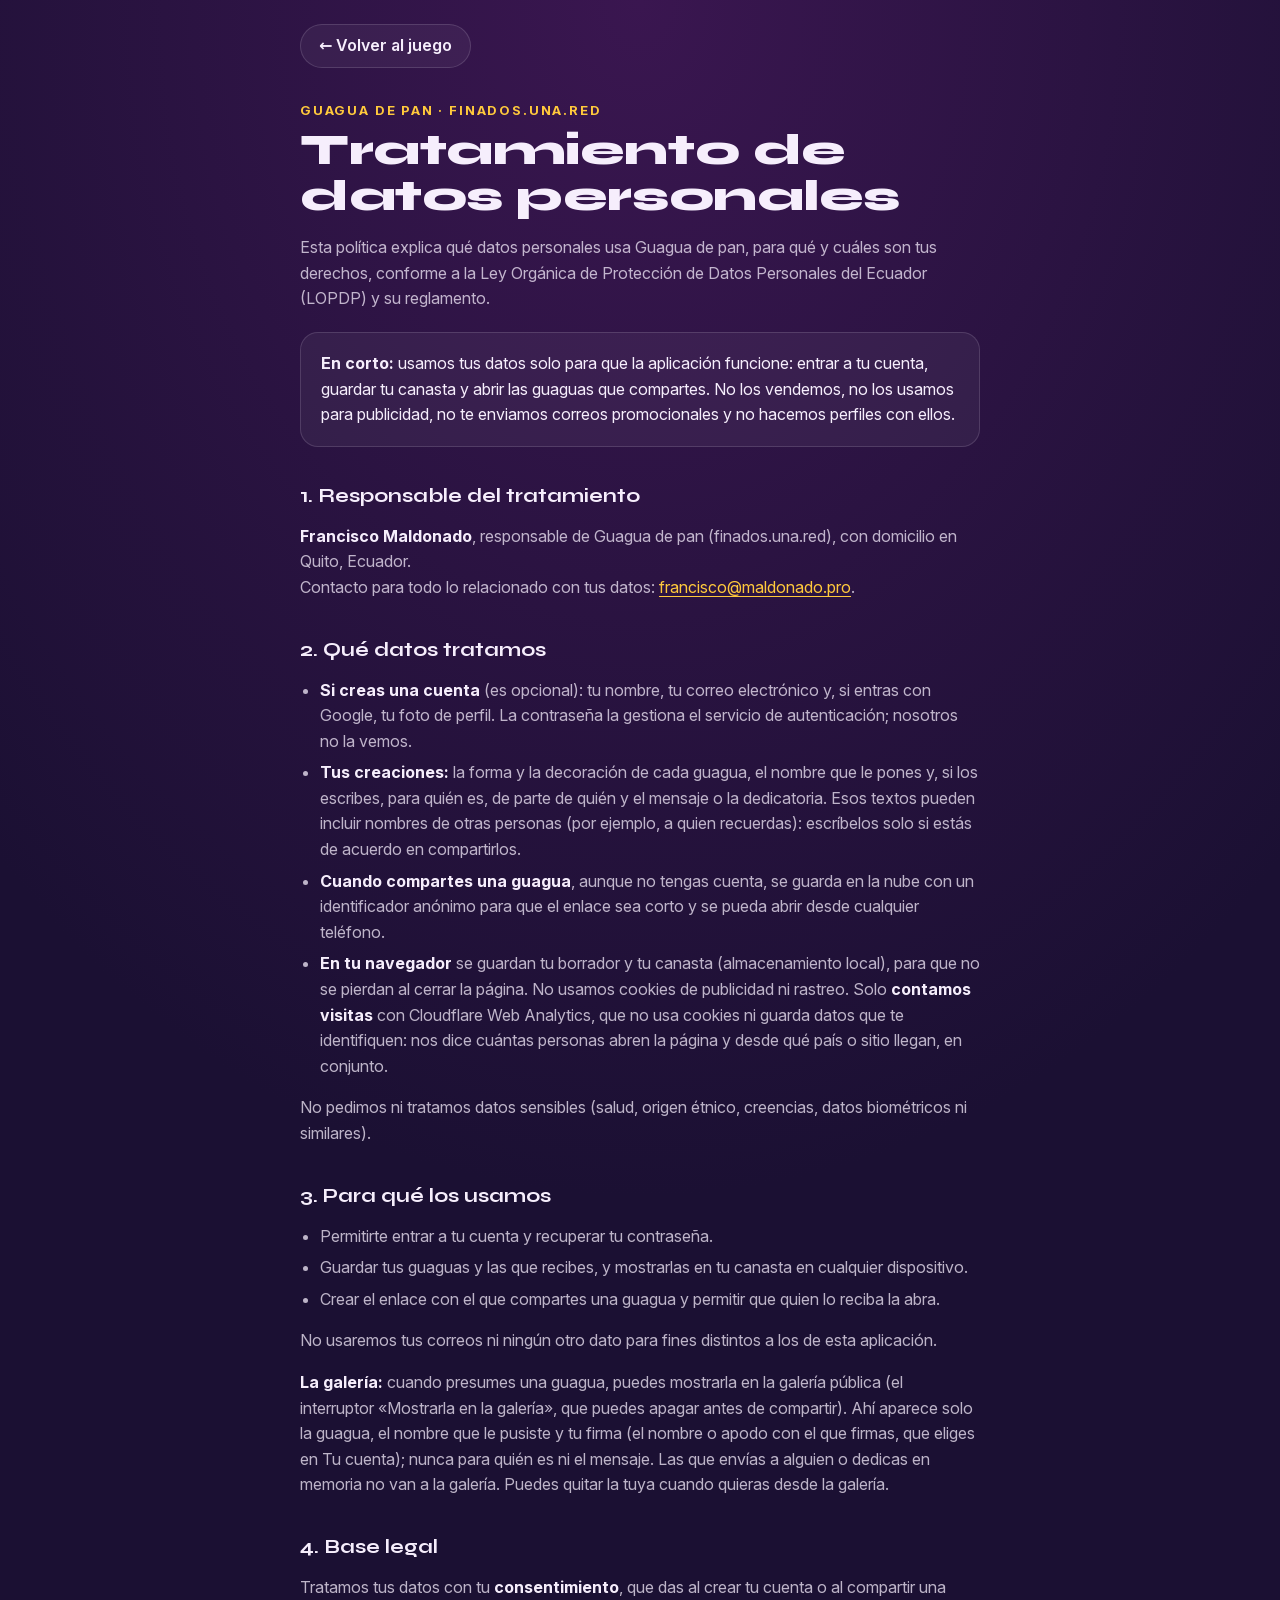
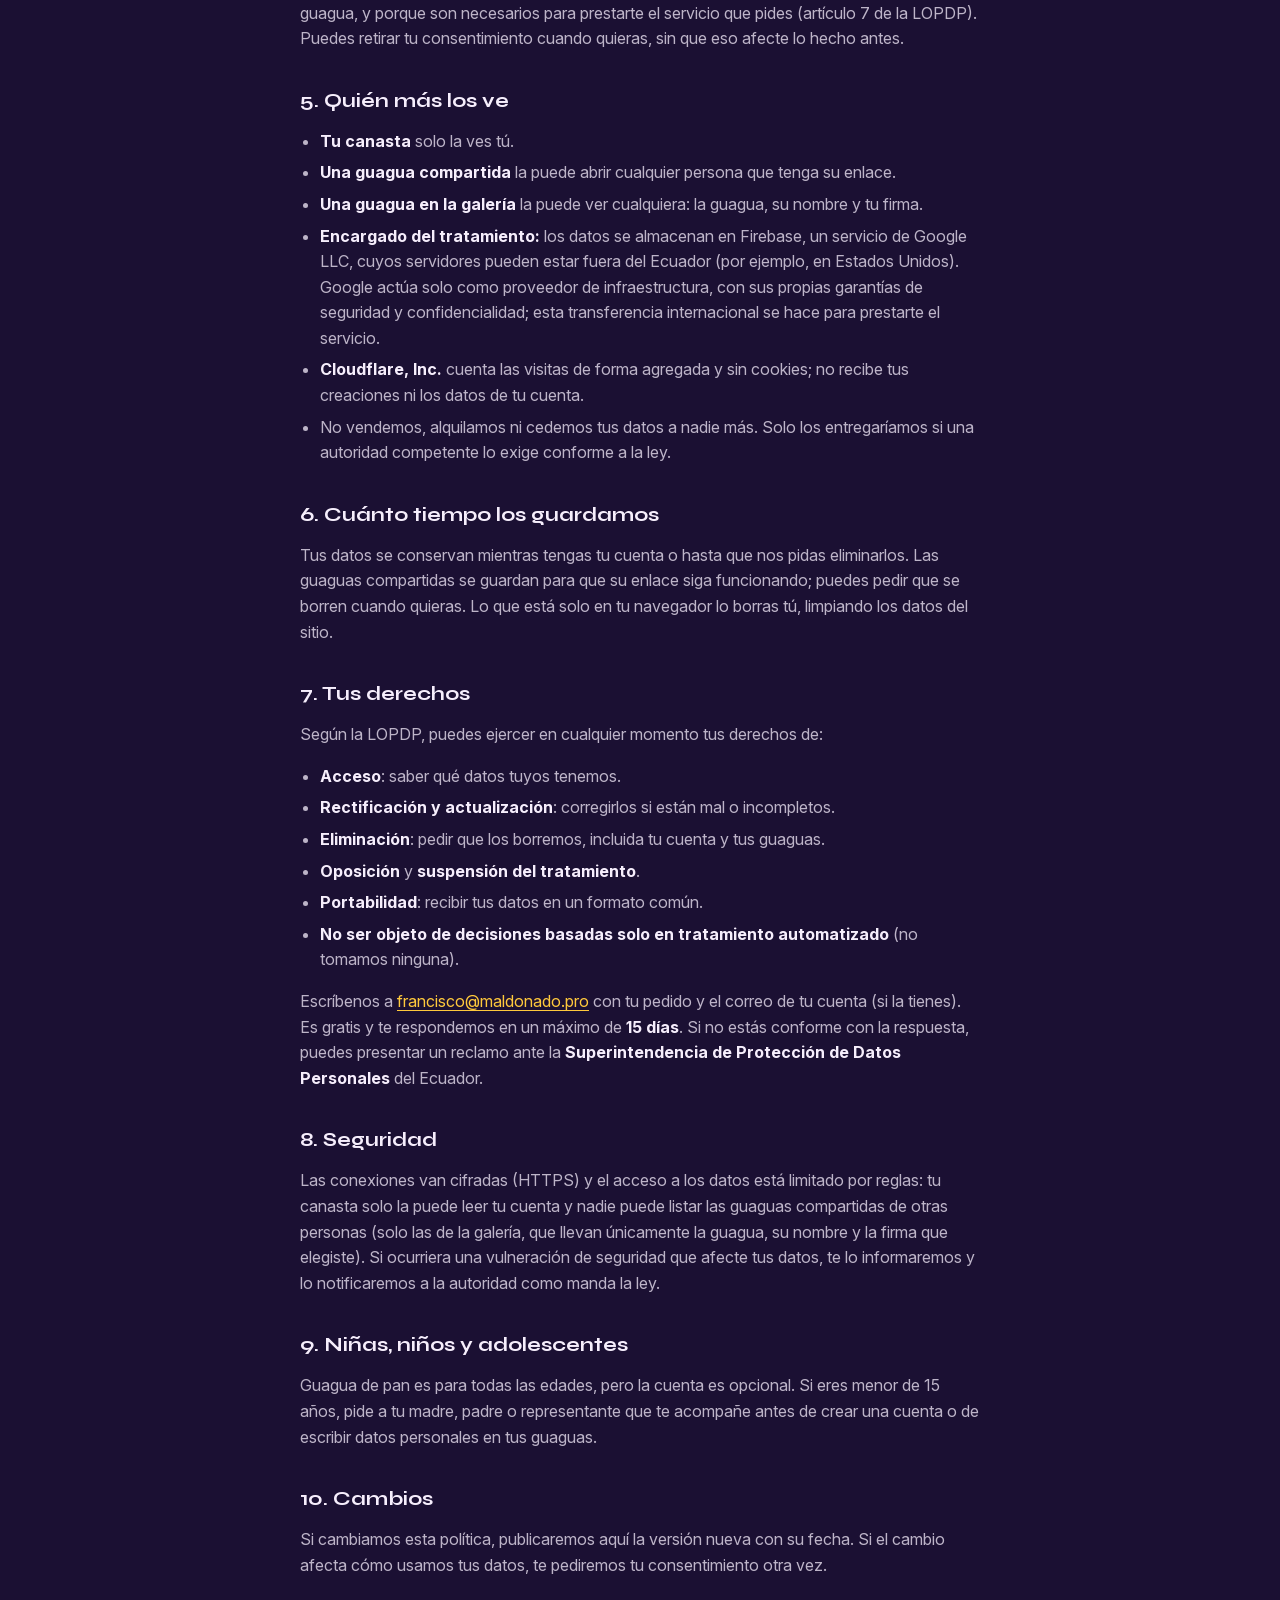
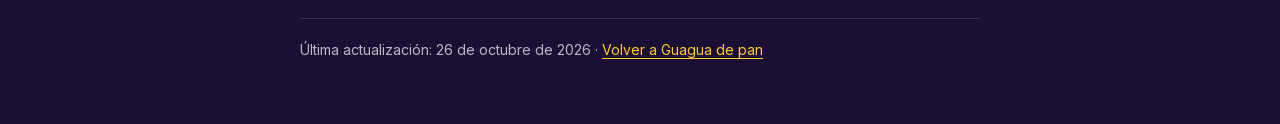
<file: privacidad.html>
<!DOCTYPE html>
<html lang="es-EC">
<head>
<meta charset="utf-8">
<meta name="viewport" content="width=device-width, initial-scale=1, viewport-fit=cover">
<title>Tratamiento de datos · Guagua de pan</title>
<meta name="description" content="Cómo Guagua de pan trata tus datos personales, según la Ley Orgánica de Protección de Datos Personales del Ecuador.">
<link rel="canonical" href="https://finados.una.red/privacidad.html">
<meta name="robots" content="index, follow">
<meta name="theme-color" content="#1b1033">
<link rel="icon" href="img/icono-guagua.svg?v=2" type="image/svg+xml">
<style>
@font-face { font-family: Syne; src: url(vendor/ds/fonts/syne.woff2) format('woff2'); font-weight: 400 800; font-display: swap; }
@font-face { font-family: Inter; src: url(vendor/ds/fonts/inter.woff2) format('woff2'); font-weight: 100 900; font-display: swap; }
:root { --noche: #1b1033; --tinta: #f6eefc; --suave: rgba(246, 238, 252, .74); --linea: rgba(246, 238, 252, .14); --oro: #ffc93c; --tarjeta: rgba(255, 255, 255, .05); }
* { box-sizing: border-box; }
html { background: var(--noche); color: var(--tinta); }
body { margin: 0; font: 400 16px/1.6 Inter, system-ui, sans-serif; background: radial-gradient(120% 60% at 50% 0, #3a1650 0, var(--noche) 60%) no-repeat, var(--noche); min-height: 100vh; }
main { max-width: 720px; margin: 0 auto; padding: max(24px, env(safe-area-inset-top)) 20px max(48px, env(safe-area-inset-bottom)); }
a { color: var(--oro); text-underline-offset: 3px; }
.volver { display: inline-flex; align-items: center; gap: 8px; min-height: 44px; padding: 0 18px; border: 1px solid var(--linea); border-radius: 999px; color: var(--tinta); text-decoration: none; font-weight: 600; background: var(--tarjeta); }
.etiqueta { margin: 32px 0 6px; color: var(--oro); font-weight: 700; font-size: 13px; letter-spacing: .14em; text-transform: uppercase; }
h1 { margin: 0 0 12px; font: 800 clamp(30px, 8vw, 44px)/1.05 Syne, Inter, sans-serif; letter-spacing: -.01em; }
h2 { margin: 36px 0 8px; font: 700 20px/1.25 Syne, Inter, sans-serif; }
p, li { color: var(--suave); }
b, strong { color: var(--tinta); }
ul { padding-left: 20px; }
li { margin: 6px 0; }
.resumen { margin: 20px 0 8px; padding: 18px 20px; border: 1px solid var(--linea); border-radius: 18px; background: var(--tarjeta); }
.resumen p { margin: 0; color: var(--tinta); }
.pie { margin-top: 40px; padding-top: 20px; border-top: 1px solid var(--linea); font-size: 14px; }
</style>
</head>
<body>
<main>
  <a class="volver" href="./">← Volver al juego</a>
  <p class="etiqueta">Guagua de pan · finados.una.red</p>
  <h1>Tratamiento de datos personales</h1>
  <p>Esta política explica qué datos personales usa Guagua de pan, para qué y cuáles son tus derechos, conforme a la Ley Orgánica de Protección de Datos Personales del Ecuador (LOPDP) y su reglamento.</p>

  <div class="resumen">
    <p><b>En corto:</b> usamos tus datos solo para que la aplicación funcione: entrar a tu cuenta, guardar tu canasta y abrir las guaguas que compartes. No los vendemos, no los usamos para publicidad, no te enviamos correos promocionales y no hacemos perfiles con ellos.</p>
  </div>

  <h2>1. Responsable del tratamiento</h2>
  <p><b>Francisco Maldonado</b>, responsable de Guagua de pan (finados.una.red), con domicilio en Quito, Ecuador.<br>
  Contacto para todo lo relacionado con tus datos: <a href="mailto:francisco@maldonado.pro">francisco@maldonado.pro</a>.</p>

  <h2>2. Qué datos tratamos</h2>
  <ul>
    <li><b>Si creas una cuenta</b> (es opcional): tu nombre, tu correo electrónico y, si entras con Google, tu foto de perfil. La contraseña la gestiona el servicio de autenticación; nosotros no la vemos.</li>
    <li><b>Tus creaciones:</b> la forma y la decoración de cada guagua, el nombre que le pones y, si los escribes, para quién es, de parte de quién y el mensaje o la dedicatoria. Esos textos pueden incluir nombres de otras personas (por ejemplo, a quien recuerdas): escríbelos solo si estás de acuerdo en compartirlos.</li>
    <li><b>Cuando compartes una guagua</b>, aunque no tengas cuenta, se guarda en la nube con un identificador anónimo para que el enlace sea corto y se pueda abrir desde cualquier teléfono.</li>
    <li><b>En tu navegador</b> se guardan tu borrador y tu canasta (almacenamiento local), para que no se pierdan al cerrar la página. No usamos cookies de publicidad ni rastreo. Solo <b>contamos visitas</b> con Cloudflare Web Analytics, que no usa cookies ni guarda datos que te identifiquen: nos dice cuántas personas abren la página y desde qué país o sitio llegan, en conjunto.</li>
  </ul>
  <p>No pedimos ni tratamos datos sensibles (salud, origen étnico, creencias, datos biométricos ni similares).</p>

  <h2>3. Para qué los usamos</h2>
  <ul>
    <li>Permitirte entrar a tu cuenta y recuperar tu contraseña.</li>
    <li>Guardar tus guaguas y las que recibes, y mostrarlas en tu canasta en cualquier dispositivo.</li>
    <li>Crear el enlace con el que compartes una guagua y permitir que quien lo reciba la abra.</li>
  </ul>
  <p>No usaremos tus correos ni ningún otro dato para fines distintos a los de esta aplicación.</p>
  <p><b>La galería:</b> cuando presumes una guagua, puedes mostrarla en la galería pública (el interruptor «Mostrarla en la galería», que puedes apagar antes de compartir). Ahí aparece solo la guagua, el nombre que le pusiste y tu firma (el nombre o apodo con el que firmas, que eliges en Tu cuenta); nunca para quién es ni el mensaje. Las que envías a alguien o dedicas en memoria no van a la galería. Puedes quitar la tuya cuando quieras desde la galería.</p>

  <h2>4. Base legal</h2>
  <p>Tratamos tus datos con tu <b>consentimiento</b>, que das al crear tu cuenta o al compartir una guagua, y porque son necesarios para prestarte el servicio que pides (artículo 7 de la LOPDP). Puedes retirar tu consentimiento cuando quieras, sin que eso afecte lo hecho antes.</p>

  <h2>5. Quién más los ve</h2>
  <ul>
    <li><b>Tu canasta</b> solo la ves tú.</li>
    <li><b>Una guagua compartida</b> la puede abrir cualquier persona que tenga su enlace.</li>
    <li><b>Una guagua en la galería</b> la puede ver cualquiera: la guagua, su nombre y tu firma.</li>
    <li><b>Encargado del tratamiento:</b> los datos se almacenan en Firebase, un servicio de Google LLC, cuyos servidores pueden estar fuera del Ecuador (por ejemplo, en Estados Unidos). Google actúa solo como proveedor de infraestructura, con sus propias garantías de seguridad y confidencialidad; esta transferencia internacional se hace para prestarte el servicio.</li>
    <li><b>Cloudflare, Inc.</b> cuenta las visitas de forma agregada y sin cookies; no recibe tus creaciones ni los datos de tu cuenta.</li>
    <li>No vendemos, alquilamos ni cedemos tus datos a nadie más. Solo los entregaríamos si una autoridad competente lo exige conforme a la ley.</li>
  </ul>

  <h2>6. Cuánto tiempo los guardamos</h2>
  <p>Tus datos se conservan mientras tengas tu cuenta o hasta que nos pidas eliminarlos. Las guaguas compartidas se guardan para que su enlace siga funcionando; puedes pedir que se borren cuando quieras. Lo que está solo en tu navegador lo borras tú, limpiando los datos del sitio.</p>

  <h2>7. Tus derechos</h2>
  <p>Según la LOPDP, puedes ejercer en cualquier momento tus derechos de:</p>
  <ul>
    <li><b>Acceso</b>: saber qué datos tuyos tenemos.</li>
    <li><b>Rectificación y actualización</b>: corregirlos si están mal o incompletos.</li>
    <li><b>Eliminación</b>: pedir que los borremos, incluida tu cuenta y tus guaguas.</li>
    <li><b>Oposición</b> y <b>suspensión del tratamiento</b>.</li>
    <li><b>Portabilidad</b>: recibir tus datos en un formato común.</li>
    <li><b>No ser objeto de decisiones basadas solo en tratamiento automatizado</b> (no tomamos ninguna).</li>
  </ul>
  <p>Escríbenos a <a href="mailto:francisco@maldonado.pro?subject=Mis%20datos%20en%20Guagua%20de%20pan">francisco@maldonado.pro</a> con tu pedido y el correo de tu cuenta (si la tienes). Es gratis y te respondemos en un máximo de <b>15 días</b>. Si no estás conforme con la respuesta, puedes presentar un reclamo ante la <b>Superintendencia de Protección de Datos Personales</b> del Ecuador.</p>

  <h2>8. Seguridad</h2>
  <p>Las conexiones van cifradas (HTTPS) y el acceso a los datos está limitado por reglas: tu canasta solo la puede leer tu cuenta y nadie puede listar las guaguas compartidas de otras personas (solo las de la galería, que llevan únicamente la guagua, su nombre y la firma que elegiste). Si ocurriera una vulneración de seguridad que afecte tus datos, te lo informaremos y lo notificaremos a la autoridad como manda la ley.</p>

  <h2>9. Niñas, niños y adolescentes</h2>
  <p>Guagua de pan es para todas las edades, pero la cuenta es opcional. Si eres menor de 15 años, pide a tu madre, padre o representante que te acompañe antes de crear una cuenta o de escribir datos personales en tus guaguas.</p>

  <h2>10. Cambios</h2>
  <p>Si cambiamos esta política, publicaremos aquí la versión nueva con su fecha. Si el cambio afecta cómo usamos tus datos, te pediremos tu consentimiento otra vez.</p>

  <p class="pie">Última actualización: 26 de octubre de 2026 · <a href="./">Volver a Guagua de pan</a></p>
</main>
<!-- contar visitas: Cloudflare Web Analytics, sin cookies ni identificar a nadie -->
<script defer src="https://static.cloudflareinsights.com/beacon.min.js" data-cf-beacon='{"token": "ca3813c8ad6e439f8ef4f3f9f93a0bea"}'></script>
</body>
</html>
</file>
<file: vendor/ds/mal/mal.css>
/* mal-ds v1.0.18 · https://franciscombp.github.io/mal/ds/ */
/* ══════════════════════════════════════════════════════════════
   MAL DESIGN SYSTEM · v2
   https://franciscombp.github.io/mal/ds/mal/mal.css

   UN SISTEMA, CUATRO TEMAS. Este archivo es todo el sistema: una.red,
   maldonado.pro, elmercio.com, las apps y los juegos se pintan con el
   mismo CSS. Lo único que cambia es `data-marca` en el <html>:

     (nada)   MAL      la marca: crema cálida, filete, sombra blanda
     mercio   prensa   blanco, PT Serif, radio 0, sin sombras
     apps     producto app nativa, controles de 52 px, presión al pulsar
     juegos   juego    sombra dura, borde de 2 px, relleno en degradado

   LOS TEMAS NO CONVIVEN: un documento, un tema, y viste la página
   entera. Ya no existen /ds/mercio/ ni /ds/apps/ como hojas aparte —
   sus componentes viven aquí, porque un campo es un campo en cualquier
   tema. Los alias --em-* y --app-* se resuelven contra los roles, así
   que el marcado que ya estaba escrito sigue valiendo.

   Claro y oscuro son OTRO eje: `data-tema="claro|oscuro"`, o nada y
   manda el sistema operativo. Y `data-ds="invitado"` apaga el reset,
   para vivir dentro de algo que ya maqueta (WordPress).

   Tres capas de tokens, la arquitectura de Material:
     1 referencia --ref-*   paletas, familias y expresión  ← lo único que cambia
     2 sistema    --mal-*   roles derivados
     3 componentes          hablan solo roles

   TIPOGRAFÍA — tres voces, cada una con su trabajo:
     Syne          SOLO display (h1, h2 grandes, cifras de portada).
                   A tamaño de texto pierde legibilidad: no usar por
                   debajo de ~1.4rem ni para párrafos.
     Inter         subtítulos, cuerpo, interfaz. Todo lo que se lee.
     JetBrains Mono rótulos, etiquetas, datos.

   Regla de la casa: espacios alrededor de + y - dentro de
   clamp()/calc(), o el navegador descarta la declaración entera.
   ══════════════════════════════════════════════════════════════ */

/* ─── fuentes ─────────────────────────────────────────────── */
@font-face{font-family:"Syne";src:url("../fonts/syne.woff2") format("woff2");font-weight:400 800;font-display:swap}
@font-face{font-family:"Inter";src:url("../fonts/inter.woff2") format("woff2");font-weight:300 800;font-style:normal;font-display:swap}
@font-face{font-family:"Inter";src:url("../fonts/inter-italic.woff2") format("woff2");font-weight:300 800;font-style:italic;font-display:swap}
@font-face{font-family:"JetBrains Mono";src:url("../fonts/jetbrains-mono.woff2") format("woff2");font-weight:100 800;font-display:swap}
/* del tema del periódico: no pesan hasta que un tema las pide */
@font-face{font-family:"PT Serif";src:url("../fonts/pt-serif.woff2") format("woff2");font-weight:400;font-style:normal;font-display:swap}
@font-face{font-family:"PT Serif";src:url("../fonts/pt-serif-bold.woff2") format("woff2");font-weight:700;font-style:normal;font-display:swap}
@font-face{font-family:"PT Serif";src:url("../fonts/pt-serif-italic.woff2") format("woff2");font-weight:400;font-style:italic;font-display:swap}
@font-face{font-family:"PT Serif";src:url("../fonts/pt-serif-bold-italic.woff2") format("woff2");font-weight:700;font-style:italic;font-display:swap}
/* PT Serif Caption: el corte óptico para textos pequeños. Solo lo usa el
   periódico, pero vive aquí para que TODA su tipografía tenga un único
   dueño. Los seis archivos son los de Google Fonts, subconjunto latin,
   byte a byte (comprobado por sha256). */
@font-face{font-family:"PT Serif Caption";src:url("../fonts/pt-serif-caption.woff2") format("woff2");font-weight:400;font-style:normal;font-display:swap}
@font-face{font-family:"PT Serif Caption";src:url("../fonts/pt-serif-caption-italic.woff2") format("woff2");font-weight:400;font-style:italic;font-display:swap}
@font-face{font-family:"Montserrat";src:url("../fonts/montserrat.woff2") format("woff2");font-weight:100 900;font-display:swap}

/* ─── tokens ──────────────────────────────────────────────── */
/* ══════════════════════════════════════════════════════════════
   TOKENS EN TRES CAPAS
   La arquitectura es la de Material 3; la piel, la de MAL. Lo que
   hace themeable a un sistema no es su aspecto, es este orden:

     1 REFERENCIA  las paletas y familias crudas. ES LO ÚNICO QUE
                   CAMBIA POR MARCA.
     2 SISTEMA     los roles semánticos (`primary`, `on-primary`,
                   `surface`, `outline`…). Nombres estables.
     3 COMPONENTES hablan SOLO roles, así que funcionan igual en
                   los cuatro temas sin tocar una regla.

   CUATRO MARCAS, UN SISTEMA. Se cambian con un atributo en la raíz:

       <html data-marca="mercio">     periódico
       <html data-marca="apps">       producto
       <html data-marca="juegos">     juegos
       <html data-marca="taller">     el juego de la guagua (hijo de juegos, siempre oscuro)
       <html>                         MAL, por defecto

   y son ortogonales al claro/oscuro (`data-tema`), así que se
   combinan: `<html data-marca="apps" data-tema="oscuro">`.

   Los nombres de color de la primera época (`--mal-rojo`,
   `--mal-ink`, `--mal-paper`…) siguen existiendo como ALIAS al pie
   de esta sección, porque hay páginas que ya los usan. Lo nuevo va
   en roles: en el tema del periódico `--mal-rojo` es rojo, pero en
   el de apps es el color de la app, y un token que se llama «rojo»
   y no es rojo miente.
   ══════════════════════════════════════════════════════════════ */

:root{
  /* ─── 1 · REFERENCIA · MAL (la marca de la casa) ─────────── */
  --ref-marca:#D6382B;        /* el rojo */
  --ref-marca-2:#B52E23;      /* su hover */
  --ref-marca-txt:#B52E23;    /* la versión que sí se lee como texto */
  --ref-sobre-marca:#fff;     /* lo que va encima del color de marca */
  --ref-acento:#1F3BD6;       /* acento secundario */
  --ref-acento-2:#6B21C8;     /* terciario: el punto de EL MERCIO. */

  --ref-n0:#F5F2EC;           /* lienzo */
  --ref-n1:#EBE7DE;           /* rebaje */
  --ref-n2:#FDFCF9;           /* superficie */
  --ref-n3:#F3F0E9;           /* superficie alterna */
  --ref-t0:#191817;           /* tinta */
  --ref-t1:#54524B;           /* secundaria */
  --ref-t2:#5C5A53;           /* terciaria */
  --ref-borde-rgb:20,20,18;   /* el color del filete, en RGB para poder graduarlo (el grosor es --ref-borde) */
  --ref-marca-rgb:214,56,43;  /* …y el de marca, por lo mismo: un halo, una selección o un tinte al 12 % piden rgba() y sin esto hay que volver a escribir el hexadecimal */

  --ref-display:"Syne",system-ui,-apple-system,sans-serif;
  --ref-marca-tipo:var(--ref-display);   /* la familia del logotipo, si es otra */
  --ref-texto:"Inter",system-ui,-apple-system,"Segoe UI",sans-serif;
  --ref-mono:"JetBrains Mono",ui-monospace,SFMono-Regular,Menlo,monospace;
  --ref-peso-display:800;
  --ref-tracking:-.04em;      /* el display geométrico pide tracking negativo */

  /* ── EXPRESIÓN · lo que hace que dos temas no se parezcan aunque
        compartan componente. No es color: es forma y materia. ── */
  --ref-radio:1;              /* factor de forma · 0 = a escuadra */
  --ref-borde:1px;            /* grosor del filete · 0 = sin borde */
  --ref-densidad:1;           /* aire · <1 compacto, >1 editorial */
  --ref-tap:44px;             /* altura mínima de un control */
  --ref-elev-1:0 2px 8px rgba(0,0,0,.05);        /* reposo */
  --ref-elev-2:0 8px 28px rgba(0,0,0,.09);       /* levantado */
  --ref-relleno:var(--ref-n2);                   /* con qué se llena una superficie */
  --ref-relleno-marca:var(--ref-marca);          /* …y una superficie de marca */
  --ref-campo:var(--ref-n2);                     /* …y un campo de formulario */
  --ref-linea:rgba(var(--ref-borde-rgb),.14);        /* color del filete de un contenedor */
  --ref-acento-linea:1;                          /* filetes de acento (citas, avisos): 0 los quita */
  --ref-vidrio:none;                             /* backdrop-filter de las superficies (ningún tema lo usa hoy) */
  --ref-vidrio-barra:blur(12px);                 /* …el de las barras (la cabecera de UNA) */
  --ref-relleno-barra:color-mix(in srgb, var(--ref-n0) 84%, transparent);  /* con qué se llena una barra */
  --ref-fondo:var(--ref-n0);                     /* el fondo del documento (puede ser degradado) */
  --ref-grano:"";            /* el grano del fondo · `none` lo quita del todo */
  --ref-interlinea:1.6;      /* la interlínea del cuerpo */
  --ref-salto:translateY(-2px);                  /* qué hace al pasar por encima */
  --ref-presion:scale(.98);                      /* …y al pulsar */

  /* PASTELES DE FONDO DE CAJA · para distinguir dos cosas sin gastar el rojo.
     Por defecto se derivan de la superficie del tema, así que funcionan en
     claro y en oscuro sin que nadie los declare; un tema que quiera otros los
     redeclara y ya (el del periódico lo hace: los suyos vienen del Figma). */
  --ref-pastel-lila:color-mix(in srgb, #8b5cf6 22%, var(--ref-n2));
  --ref-pastel-verde:color-mix(in srgb, #4ea24e 22%, var(--ref-n2));
  --ref-pastel-azul:color-mix(in srgb, var(--ref-acento) 22%, var(--ref-n2));

  color-scheme:light dark;
}

/* ══════════════ LOS ROLES ═════════════════════════════════════
   Viven en la raíz, y solo ahí: los temas NO conviven en una misma
   página. Cada sitio elige el suyo con `data-marca` en el <html> y
   todo el documento va vestido igual — menús, fondos y componentes.

   (Hubo una versión con ámbitos de clase `.em`/`.app`/`.juego` para
   mezclar temas en una página. Se retiró: mezclarlos no es un caso
   real y obligaba a repetir la lista de roles en cada ámbito, porque
   una custom property que apunta a otra se computa donde se declara.) */
:root, :root[data-marca]{
  --mal-primary:var(--ref-marca);
  --mal-primary-hover:var(--ref-marca-2);
  --mal-primary-txt:var(--ref-marca-txt);
  --mal-on-primary:var(--ref-sobre-marca);
  --mal-primary-container:color-mix(in srgb, var(--ref-marca) 10%, transparent);
  --mal-on-primary-container:var(--ref-marca-txt);
  --mal-secondary:var(--ref-acento);
  --mal-tertiary:var(--ref-acento-2);

  --mal-bg:var(--ref-n0);
  --mal-bg-2:var(--ref-n1);
  --mal-surface:var(--ref-n2);
  --mal-surface-alt:var(--ref-n3);
  --mal-on-surface:var(--ref-t0);
  --mal-on-surface-2:var(--ref-t1);
  --mal-on-surface-3:var(--ref-t2);
  --mal-outline:rgba(var(--ref-borde-rgb), .14);
  --mal-outline-2:rgba(var(--ref-borde-rgb), .3);
  /* el de marca en RGB, para graduarlo: `rgba(var(--mal-primary-rgb), .12)` */
  --mal-primary-rgb:var(--ref-marca-rgb);

  --mal-ok:#1F7A3D; --mal-warn:#B45309; --mal-danger:#a8352c; --mal-info:#33618f;

  /* EL ACENTO CUANDO EL FONDO ES TINTA. `--mal-primary-txt` está pensado para
     leerse sobre la página, y sobre un bloque oscuro no llega: el rojo del
     periódico sobre su tinta da 2,4 : 1. Aquí el acento se aclara mezclándolo
     con el papel hasta que sí se lee, sin dejar de ser el mismo color.
     Los temas que quieran otra cosa lo redeclaran, como cualquier otro rol. */
  --mal-primary-en-tinta:color-mix(in srgb, var(--ref-marca) 55%, var(--ref-n2));

  --mal-pastel-lila:var(--ref-pastel-lila);
  --mal-pastel-verde:var(--ref-pastel-verde);
  --mal-pastel-azul:var(--ref-pastel-azul);

  /* tipografía · la escala es la misma; cambia la familia */
  --mal-display:var(--ref-display);
  --mal-texto:var(--ref-texto);
  --mal-mono:var(--ref-mono);
  /* ── escala tipográfica ───────────────────────────────────
     Un paso por nivel, y el paso crece con el tamaño: 1,12 entre
     h4 y el cuerpo; 1,7 entre el display y el h1. A 1280 px son
     17 · 19 · 24 · 34 · 52 · 88. El salto de h2 a h3 valía 2,35
     y por eso no había jerarquía: la sección y el subtítulo no se
     parecían a nada intermedio.
     `display` es el cartel — la portada, el logotipo, el hero —,
     NO el h1 de una página cualquiera. */
  --mal-t-mini:.75rem;        /* fechas, arrobas, lo más pequeño que se lee */
  --mal-t-caption:.875rem;    /* pies, apoyos, metadatos */
  --mal-t-micro:.75rem;       /* el rótulo en versalitas (mono, no es texto corrido) */
  --mal-t-cuerpo:clamp(1rem, .95rem + .25vw, 1.0625rem);
  --mal-t-lede:clamp(1.08rem, 1rem + .35vw, 1.3rem);
  --mal-t-h4:clamp(1.0625rem, 1rem + .2vw, 1.1875rem);
  --mal-t-h3:clamp(1.25rem, 1.05rem + .6vw, 1.6rem);
  --mal-t-h2:clamp(1.6rem, 1.25rem + 1.1vw, 2.6rem);
  --mal-t-h1:clamp(2.2rem, 1.6rem + 2.05vw, 3.6rem);
  --mal-t-display:clamp(3rem, 1.9rem + 4.5vw, 6.5rem);
  --mal-t-prosa:var(--mal-t-lede);   /* el texto corrido de un artículo */
  --mal-t-cita:1.15em;        /* la cita, relativa a lo que la rodea */
  --ref-cita-estilo:normal;   /* la cursiva es editorial: solo el periódico */
  --ref-cita-sangria:var(--mal-e4);   /* el hueco del filete */
  --ref-cita-alto:0;                  /* …o el de la comilla, si el tema la usa */
  --ref-peso-cita:600;

  /* forma · todo se multiplica por --ref-radio, así que el tema del
     periódico lo pone a 0 y el sistema entero va a escuadra */
  --mal-r:calc(18px * var(--ref-radio));
  --mal-r-s:calc(10px * var(--ref-radio));
  --mal-r-full:calc(999px * var(--ref-radio));

  /* materia · derivada de la expresión del tema */
  --mal-borde:var(--ref-borde) solid var(--ref-linea);           /* el filo de un contenedor */
  --mal-borde-fuerte:var(--ref-borde) solid var(--mal-outline-2);
  --mal-separador:var(--ref-borde) solid var(--mal-outline);     /* la raya entre dos filas */
  --mal-acento-linea:calc(3px * var(--ref-acento-linea));        /* el filete de acento */
  --mal-campo:var(--ref-campo);
  --mal-vidrio:var(--ref-vidrio);
  --mal-vidrio-barra:var(--ref-vidrio-barra);
  --mal-relleno-barra:var(--ref-relleno-barra);
  --mal-fondo:var(--ref-fondo);
  --mal-marca-tipo:var(--ref-marca-tipo);
  --mal-elev-1:var(--ref-elev-1);
  --mal-elev-2:var(--ref-elev-2);
  --mal-relleno:var(--ref-relleno);
  --mal-relleno-marca:var(--ref-relleno-marca);
  --mal-tap:var(--ref-tap);
  --mal-salto:var(--ref-salto);
  --mal-presion:var(--ref-presion);
  /* espaciado · escala por densidad */
  --mal-e1:calc(4px * var(--ref-densidad));   --mal-e2:calc(8px * var(--ref-densidad));
  --mal-e3:calc(12px * var(--ref-densidad));  --mal-e4:calc(16px * var(--ref-densidad));
  --mal-e5:calc(24px * var(--ref-densidad));  --mal-e6:calc(32px * var(--ref-densidad));
  --mal-e7:calc(48px * var(--ref-densidad));  --mal-e8:calc(64px * var(--ref-densidad));

  --mal-sombra:var(--ref-elev-2);
  --mal-sombra-sm:var(--ref-elev-1);
  --mal-sombra-md:var(--ref-elev-2);
  --mal-ease:cubic-bezier(.2,.7,.2,1);
  --mal-dur:.28s;
  --mal-ancho:1200px;

  /* ─── ALIAS heredados · no usar en código nuevo ──────────── */
  --mal-paper:var(--mal-surface);
  --mal-paper-2:var(--mal-surface-alt);
  --mal-ink:var(--mal-on-surface);
  --mal-ink-2:var(--mal-on-surface-2);
  --mal-ink-3:var(--mal-on-surface-3);
  --mal-line:var(--mal-outline);
  --mal-line-2:var(--mal-outline-2);
  --mal-rojo:var(--mal-primary);
  --mal-rojo-2:var(--mal-primary-hover);
  --mal-rojo-txt:var(--mal-primary-txt);
  --mal-sobre-rojo:var(--mal-on-primary);
  --mal-azul:var(--mal-secondary);
  --mal-morado:var(--mal-tertiary);
  --mal-verde:var(--mal-ok);
  --mal-ambar:var(--mal-warn);

}



/* ══════════════════ MODO OSCURO · solo la referencia ══════════ */
@media (prefers-color-scheme:dark){
  :root:not([data-tema="claro"]){
    --ref-marca:#EF4F41; --ref-marca-2:#F26A5E; --ref-marca-txt:#F26A5E;
    --ref-sobre-marca:#151514; --ref-acento:#8AA0FF; --ref-acento-2:#A77BFF;
    --ref-n0:#151514; --ref-n1:#1D1D1C; --ref-n2:#222220; --ref-n3:#2A2A28;
    --ref-t0:#ECECEA; --ref-t1:#B3B3AE; --ref-t2:#8D8D87;
    --ref-borde-rgb:235,235,228; --ref-marca-rgb:239,79,65;
    --mal-ok:#57B87A; --mal-warn:#E0A93A; --mal-danger:#f0a9a2; --mal-info:#a9c8ea;
    --ref-elev-1:0 2px 8px rgba(0,0,0,.3);
    --ref-elev-2:0 12px 36px rgba(0,0,0,.5);
  }
}
:root[data-tema="oscuro"]{
  --ref-marca:#EF4F41; --ref-marca-2:#F26A5E; --ref-marca-txt:#F26A5E;
  --ref-sobre-marca:#151514; --ref-acento:#8AA0FF; --ref-acento-2:#A77BFF;
  --ref-n0:#151514; --ref-n1:#1D1D1C; --ref-n2:#222220; --ref-n3:#2A2A28;
  --ref-t0:#ECECEA; --ref-t1:#B3B3AE; --ref-t2:#8D8D87;
  --ref-borde-rgb:235,235,228; --ref-marca-rgb:239,79,65;
  --mal-ok:#57B87A; --mal-warn:#E0A93A; --mal-danger:#f0a9a2; --mal-info:#a9c8ea;
  --ref-elev-1:0 2px 8px rgba(0,0,0,.3);
  --ref-elev-2:0 12px 36px rgba(0,0,0,.5);
}

/* ══════════════════ TEMA · EL MERCIO. ═════════════════════════
   Prensa. Copia literal del theme.json del tema en producción:
   serif de texto, Montserrat en rótulos y ESQUINAS A ESCUADRA
   (el radio a 0 es deliberado en todo el periódico).            */
:root[data-marca="mercio"]{
  --ref-marca:#c53b2b; --ref-marca-2:#141414; --ref-marca-txt:#c53b2b;
  --ref-sobre-marca:#ffffff; --ref-acento:#a6c7f2; --ref-acento-2:#c53b2b;
  --ref-n0:#ffffff; --ref-n1:#f3f3f3; --ref-n2:#ffffff; --ref-n3:#fafafa;   /* base · surface · base · base-2 */
  --ref-t0:#141414; --ref-t1:#282828; --ref-t2:#646464;                       /* contrast · -2 · -3 */
  --ref-borde-rgb:20,20,20; --ref-marca-rgb:197,59,43;
  --ref-relleno:var(--ref-n1);  /* un contenedor es un rectángulo de tono sobre la página blanca */
  --ref-display:"PT Serif",Georgia,"Times New Roman",serif;
  --ref-texto:"PT Serif",Georgia,"Times New Roman",serif;
  --ref-mono:"Montserrat","Helvetica Neue",Arial,sans-serif;
  --ref-peso-display:700;
  --ref-tracking:-.01em;
  --ref-radio:0;              /* a escuadra */
  --ref-borde:0px;            /* SIN LÍNEAS: la separación la hace el aire */
  --ref-grano:none;           /* un periódico no lleva textura encima */
  --ref-interlinea:1.5;       /* la de theme.json */
  --ref-vidrio-barra:none; --ref-relleno-barra:var(--ref-n0);   /* barra blanca, sin efectos */
  --ref-acento-linea:0;       /* ni filetes de acento: la cita lleva comilla */
  /* Densidad 1, NO 1,35. El aire del periódico no sale de multiplicar la
     escala: sale de que sus secciones llevan 64 px de padding puestos a
     mano en cada bloque. Con 1,35 la escala del sistema (4·8·12·16·24·
     32·48·64) pasaba a 5,4·10,8·16,2·21,6·32,4·43,2·64,8·86,4 y ningún
     componente encajaba con el espaciado de WordPress, que usa la escala
     literal. Este es el número que hace que las dos coincidan. */
  --ref-densidad:1;
  --ref-tap:44px;
  --ref-elev-1:none;          /* SIN SOMBRAS: el papel no flota */
  --ref-elev-2:none;
  --ref-salto:none;           /* ni salta al pasar por encima */
  --ref-presion:none;
  --ref-campo:var(--ref-n1);  /* un campo es un rectángulo de tono, no un marco */
  --ref-marca-tipo:"Montserrat","Helvetica Neue",Arial,sans-serif;  /* el logotipo */
  --mal-outline:#e6e6e6; --mal-outline-2:#d0d0d0;
  --mal-comilla:block;        /* la cita abre con comilla grande en vez de filete */
  /* la escala del tema es de píxeles fijos: nada escala con la pantalla */
  /* LA ESCALA REAL DEL PERIÓDICO, copiada del sitio en producción.
     No son píxeles fijos: elmercio.com hereda la tipografía fluida de
     twentytwentyfour, así que cada tamaño es un `clamp()` que crece con
     la pantalla. Estos son los valores que emite WordPress desde
     `theme.json`, medidos en el sitio vivo — no una aproximación.
     Es plana a propósito (24 → 22 entre h2 y h3): en prensa la jerarquía
     la hacen el peso, el aire y el rótulo, no el tamaño. */
  --mal-t-mini:11px; --mal-t-micro:11px;
  --mal-t-caption:14px;                                   /* caption, fijo */
  --mal-t-cuerpo:clamp(14px, .875rem + ((1vw - 3.2px) * .417), 18px);
  --mal-t-lede:20px;
  --mal-t-h4:clamp(14px, .875rem + ((1vw - 3.2px) * .417), 18px);
  --mal-t-h3:clamp(14.642px, .915rem + ((1vw - 3.2px) * .766), 22px);
  --mal-t-h2:clamp(15.747px, .984rem + ((1vw - 3.2px) * .86), 24px);
  --mal-t-h1:clamp(20px, 1.25rem + ((1vw - 3.2px) * 1.25), 32px);
  --mal-t-display:clamp(24.034px, 1.502rem + ((1vw - 3.2px) * 1.663), 40px);
  --mal-t-cita:clamp(14.642px, .915rem + ((1vw - 3.2px) * .766), 22px);
  --mal-t-prosa:var(--mal-t-cuerpo);
  --em-t-badge:9px;
  --em-t-button:clamp(14px, .875rem + ((1vw - 3.2px) * .208), 16px);
  /* PASTELES DE FONDO DE CAJA. El tema no tenía ninguno y hacen falta en
     cuanto una página necesita distinguir dos cosas sin usar el rojo: en el
     periódico son los fondos de los recuadros de opinión y de las fichas.
     Van con el mismo valor que el `--ref-acento` azul —un tono claro sobre el
     que la tinta llega a 12 : 1— y no compiten con la marca porque ninguno es
     rojo. */
  --ref-pastel-lila:#ddbeff; --ref-pastel-verde:#cdeac4; --ref-pastel-azul:var(--ref-acento);
  --ref-cita-estilo:italic; --ref-peso-cita:400;   /* serif en cursiva: la cita de prensa */
  --ref-cita-sangria:0; --ref-cita-alto:1.35em;    /* sin filete: manda la comilla */
}
@media (prefers-color-scheme:dark){
  :root[data-marca="mercio"]:not([data-tema="claro"]){
    --ref-marca:#e8604f; --ref-marca-txt:#e8604f; --ref-sobre-marca:#141414;
    --ref-n0:#1a1a1a; --ref-n1:#222222; --ref-n2:#141414; --ref-n3:#1a1a1a;
    --ref-t0:#f2f2f2; --ref-t1:#d8d8d8; --ref-t2:#a0a0a0; --ref-borde-rgb:242,242,242;
    --ref-marca-rgb:232,96,79;
    --mal-outline:#333333; --mal-outline-2:#454545;
  }
}
:root[data-marca="mercio"][data-tema="oscuro"]{
  --ref-marca:#e8604f; --ref-marca-txt:#e8604f; --ref-sobre-marca:#141414;
  --ref-n0:#1a1a1a; --ref-n1:#222222; --ref-n2:#141414; --ref-n3:#1a1a1a;
  --ref-t0:#f2f2f2; --ref-t1:#d8d8d8; --ref-t2:#a0a0a0; --ref-borde-rgb:242,242,242;
  --ref-marca-rgb:232,96,79;
  --mal-outline:#333333; --mal-outline-2:#454545;
}

/* ══════════════════ TEMA · APPS ═══════════════════════════════
   Producto. Sin display: una app no tiene portada. Inter para
   todo y el color reservado para la acción.                     */
:root[data-marca="apps"]{
  --ref-marca:#c41e1e; --ref-marca-2:#8b1515; --ref-marca-txt:#c41e1e;
  --ref-sobre-marca:#ffffff; --ref-acento:#33618f; --ref-acento-2:#1f7a3d;
  --ref-n0:#f6f5f1; --ref-n1:#edebe4; --ref-n2:#fffefb; --ref-n3:#f6f5f1;
  --ref-t0:#1b1d1a; --ref-t1:#565b53; --ref-t2:#63685d;
  --ref-borde-rgb:27,29,26; --ref-marca-rgb:196,30,30;
  --ref-display:var(--ref-texto);   /* sin tipografía de display */
  --ref-peso-display:700;
  --ref-tracking:-.02em;
  --ref-radio:1.2; --ref-borde:1px;
  --ref-densidad:1;
  --ref-tap:52px;             /* el dedo manda: controles grandes */
  /* APP NATIVA ACTUAL. Superficies sólidas sobre un fondo agrupado
     (tarjetas blancas sobre gris cálido), separadores finísimos, y
     SOLO las barras —la de arriba, la de pestañas, la de acciones,
     las hojas— son translúcidas y desenfocan lo que pasa debajo. */
  --ref-vidrio:none;                                     /* las superficies no son cristal */
  --ref-vidrio-barra:blur(20px) saturate(180%);          /* las barras sí */
  --ref-relleno-barra:color-mix(in srgb, var(--ref-n2) 78%, transparent);
  --ref-relleno:var(--ref-n2);                           /* la tarjeta es sólida */
  --ref-campo:var(--ref-n1);                             /* el campo es un rectángulo de tono */
  --ref-linea:rgba(var(--ref-borde-rgb),.09);                /* hairline */
  --ref-elev-1:0 1px 2px rgba(18,20,18,.04);             /* la tarjeta casi no flota */
  --ref-elev-2:0 8px 28px rgba(18,20,18,.12);            /* lo que sí flota: hojas, menús */
  --ref-fondo:var(--ref-n0);
  --ref-salto:none;           /* en táctil no hay hover: la respuesta es al pulsar */
  --ref-presion:scale(.97);
  --mal-r:18px; --mal-r-s:12px;     /* la escala de producto: 12/18/26 */
  /* la escala del sistema operativo: cuerpo de 17, y los títulos por
     encima. Antes h3 valía 1rem y h4 heredaba 1,0625 del tema base,
     así que el h4 salía MÁS GRANDE que el h3. */
  --mal-t-cuerpo:1.0625rem; --mal-t-micro:.8125rem;
  --mal-t-mini:.75rem; --mal-t-caption:.9375rem;   /* footnote y subhead */
  --mal-t-h4:1.0625rem; --mal-t-h3:1.25rem; --mal-t-h2:1.375rem;
  --mal-t-h1:1.75rem; --mal-t-lede:1.1875rem;
  --mal-t-display:2.125rem;   /* el título grande de una pantalla */
  --mal-t-cita:1.1em; --ref-peso-cita:500; --mal-t-prosa:var(--mal-t-cuerpo);
}
@media (prefers-color-scheme:dark){
  :root[data-marca="apps"]:not([data-tema="claro"]){
    --ref-marca:#ff6b6b; --ref-marca-2:#ff9999; --ref-marca-txt:#ff6b6b;
    --ref-marca-rgb:255,107,107; --ref-sobre-marca:#1a1d1a;
    --ref-n0:#121412; --ref-n1:#252823; --ref-n2:#1a1d1a; --ref-n3:#1e211e;
    --ref-t0:#e7e9e3; --ref-t1:#abb0a5; --ref-t2:#8f948a; --ref-borde-rgb:231,233,227;
    --ref-relleno:var(--ref-n2);
    --ref-relleno-barra:color-mix(in srgb, var(--ref-n2) 80%, transparent);
    --ref-campo:var(--ref-n1);
    --ref-linea:rgba(255,255,255,.08);
    --ref-elev-1:0 1px 2px rgba(0,0,0,.3);
    --ref-elev-2:0 12px 36px rgba(0,0,0,.5);
  }
}
:root[data-marca="apps"][data-tema="oscuro"]{
  --ref-marca:#ff6b6b; --ref-marca-2:#ff9999; --ref-marca-txt:#ff6b6b;
  --ref-marca-rgb:255,107,107; --ref-sobre-marca:#1a1d1a;
  --ref-n0:#121412; --ref-n1:#252823; --ref-n2:#1a1d1a; --ref-n3:#1e211e;
  --ref-t0:#e7e9e3; --ref-t1:#abb0a5; --ref-t2:#8f948a; --ref-borde-rgb:231,233,227;
  --ref-relleno:var(--ref-n2);
  --ref-relleno-barra:color-mix(in srgb, var(--ref-n2) 80%, transparent);
  --ref-campo:var(--ref-n1);
  --ref-linea:rgba(255,255,255,.08);
  --ref-elev-1:0 1px 2px rgba(0,0,0,.3);
  --ref-elev-2:0 12px 36px rgba(0,0,0,.5);
}

/* ══════════════════ TEMA · JUEGOS ═════════════════════════════
   Nace de las paletas reales de Pambamesa y La fanesca: talavera,
   rosa mexicano y maíz. Oscuro por defecto —se juega de noche— y
   con más radio que ningún otro tema.                            */
:root[data-marca="juegos"]{
  --ref-marca:#e01b6a; --ref-marca-2:#b01254; --ref-marca-txt:#c2185b;
  --ref-sobre-marca:#ffffff; --ref-acento:#1b5faa; --ref-acento-2:#f5a623;
  --ref-n0:#f3f1ec; --ref-n1:#e3dfd6; --ref-n2:#ffffff; --ref-n3:#f8f6f2;
  --ref-t0:#2b2129; --ref-t1:#5c4d58; --ref-t2:#6f626c;
  --ref-borde-rgb:43,33,41; --ref-marca-rgb:224,27,106;
  --ref-peso-display:800;
  --ref-tracking:-.03em;
  --ref-radio:1.3;            /* más redondo que ningún otro */
  --ref-borde:2px;            /* contorno marcado, de juguete */
  --ref-densidad:1;
  --ref-tap:52px;
  /* VOLUMEN: la sombra no difumina, se apoya. El botón tiene grosor. */
  --ref-elev-1:0 4px 0 var(--mal-primary-hover);
  --ref-elev-2:0 7px 0 var(--mal-primary-hover), 0 14px 26px rgba(43,33,41,.28);
  --ref-salto:translateY(-3px);
  --ref-presion:translateY(3px);   /* al pulsar, se hunde hasta su sombra */
  /* HOLOGRAMA. El degradado va SOLO entre los dos tonos oscuros —rosa y
     talavera— porque el maíz de en medio dejaba el texto en 2,0:1: sobre
     un degradado, el contraste hay que medirlo en la parada peor, no en
     la media. El maíz se queda donde sí funciona: el destello del borde. */
  --ref-relleno-marca:linear-gradient(135deg, var(--ref-marca) 0%, #8d2d8f 52%, var(--ref-acento) 100%);
  --ref-destello:linear-gradient(135deg, var(--ref-acento-2), #ff77ab, var(--ref-acento));
  --mal-ok:#6fae2e; --mal-warn:#f5a623;
}
@media (prefers-color-scheme:dark){
  :root[data-marca="juegos"]:not([data-tema="claro"]){
    --ref-marca:#ff77ab; --ref-marca-2:#f53d8a; --ref-marca-txt:#ff77ab;
    --ref-sobre-marca:#1d1822; --ref-acento:#5f97d8; --ref-acento-2:#ffc93c;
    --ref-n0:#1d1822; --ref-n1:#2f2733; --ref-n2:#272031; --ref-n3:#332b3a;
    --ref-t0:#f3f1ec; --ref-t1:#cbc5b8; --ref-t2:#a99fb0; --ref-borde-rgb:243,241,236;
  --ref-marca-rgb:255,119,171;
  }
}
:root[data-marca="juegos"][data-tema="oscuro"]{
  --ref-marca:#ff77ab; --ref-marca-2:#f53d8a; --ref-marca-txt:#ff77ab;
  --ref-sobre-marca:#1d1822; --ref-acento:#5f97d8; --ref-acento-2:#ffc93c;
  --ref-n0:#1d1822; --ref-n1:#2f2733; --ref-n2:#272031; --ref-n3:#332b3a;
  --ref-t0:#f3f1ec; --ref-t1:#cbc5b8; --ref-t2:#a99fb0; --ref-borde-rgb:243,241,236;
  --ref-marca-rgb:255,119,171;
}


/* ─── taller: el juego de la guagua ───────────────────────────
   Hijo de «juegos», pero siempre oscuro y sobre vidrio morado, así que
   no tiene modo claro. Lo que cambia respecto a su padre:
     · el rosa de marca es más hondo (#ec2f7f) para que el blanco encima
       llegue a 4:1 también en la parada peor del holograma;
     · el texto secundario sube (t1 #e6e0d9, t2 #c9c0cf) y los bordes se
       ven (18 % y 38 % de blanco): sobre vidrio, el 14 % desaparecía;
     · los controles miden 48 px: el dedo manda, pero el dock es denso;
     · tres tiempos de movimiento y un anillo de foco blanco, los mismos
       para todos los controles del juego. */
:root[data-marca="taller"]{
  --ref-marca:#ec2f7f; --ref-marca-2:#c01462; --ref-marca-txt:#ff8ab9;
  --ref-sobre-marca:#ffffff; --ref-acento:#4f86c8; --ref-acento-2:#ffc93c;
  --ref-n0:#1d1822; --ref-n1:#2f2733; --ref-n2:#272031; --ref-n3:#352c3d;
  --ref-t0:#ffffff; --ref-t1:#e6e0d9; --ref-t2:#c9c0cf; --ref-borde-rgb:255,255,255;
  --ref-marca-rgb:236,47,127;
  --ref-peso-display:800;
  --ref-tracking:-.03em;
  --ref-radio:1.3;
  --ref-borde:2px;
  --ref-densidad:1;
  --ref-tap:48px;
  --ref-elev-1:0 4px 0 var(--mal-primary-hover);
  --ref-elev-2:0 7px 0 var(--mal-primary-hover), 0 14px 26px rgba(0,0,0,.35);
  --ref-salto:translateY(-2px);
  --ref-presion:translateY(3px);
  --ref-relleno-marca:linear-gradient(135deg, var(--ref-marca) 0%, #8d2d8f 52%, var(--ref-acento) 100%);
  --ref-destello:linear-gradient(135deg, var(--ref-acento-2), #ff77ab, var(--ref-acento));
  --mal-ok:#6fae2e; --mal-warn:#f5a623; --mal-danger:#ff6b6b;
  --mal-outline:rgba(255,255,255,.18); --mal-outline-2:rgba(255,255,255,.38);
  --mal-primary-container:rgba(236,47,127,.16);
  --mal-dur-1:120ms; --mal-dur-2:220ms; --mal-dur-3:360ms;
  --mal-foco:0 0 0 3px #fff;
  color-scheme:dark;
}

/* ─── vidrio ──────────────────────────────────────────────────
   Las superficies que, en el tema de APPS, se vuelven translúcidas y
   desenfocan lo que tienen detrás. En los demás temas `--mal-vidrio`
   es `none` y esta regla no hace nada. */
.tarj,.card,.sheet,.menu__lista,.panel,.modal{
  -webkit-backdrop-filter:var(--mal-vidrio);backdrop-filter:var(--mal-vidrio);
}
/* las barras: lo que en una app nativa es translúcido y desenfoca */
.navbar,.cabecera-app,.barra-acciones,.hud,.modal--hoja,.sheet{
  background:var(--mal-relleno-barra);
  -webkit-backdrop-filter:var(--mal-vidrio-barra);backdrop-filter:var(--mal-vidrio-barra);
}

/* ─── base ────────────────────────────────────────────────── */
/* EL RESET, EN SU PROPIA CAPA.
   `margin:0;padding:0` sobre `*` vale (0,0,0), la misma especificidad que
   las reglas de maquetación de WordPress —`:where(.is-layout-flow) > *`— y
   que las de cualquier motor parecido. Cuando empatan gana la que va
   después, así que con el sistema cargado al final el reset borraba el
   ritmo vertical de todo el sitio anfitrión.
   Metido en `@layer`, el reset pierde SIEMPRE contra cualquier regla sin
   capa, tenga la especificidad que tenga. Es justo lo que queremos: sirve
   para quitar los márgenes por defecto del navegador (que son de otro
   origen y no compiten) y se aparta en cuanto el anfitrión opina.
   `box-sizing` se queda fuera de la capa: de eso sí dependen los
   componentes y nadie lo discute.

   MODO INVITADO. Cuando el sistema entra en un CMS que ya tiene su propio
   ritmo vertical, el anfitrión pone `data-ds="invitado"` en el <html> y el
   reset no se aplica en absoluto. Hace falta porque hay contenido que se
   apoya en los márgenes POR DEFECTO DEL NAVEGADOR —el hueco entre la foto
   y el titular de elmercio.com son los 0,83 em que el navegador le da a un
   <h2>, no una decisión de nadie— y contra el origen del navegador una
   regla en capa sigue ganando. Subir la especificidad aquí es inofensivo:
   dentro de `@layer` el reset pierde igualmente contra cualquier
   componente, que va sin capa. */
*,*::before,*::after{box-sizing:border-box}
/* SIN ZOOM POR DOBLE TOQUE. En el teléfono, dos toques seguidos sobre la
   página la agrandan, y en un juego donde se toca rápido el mismo botón eso
   pasa a cada rato y no hay cómo volver. `manipulation` deja el
   desplazamiento y el zoom con dos dedos —que hace falta para leer— y quita
   solo el del doble toque, y de paso la espera de 300 ms antes del clic.
   Va sin capa pero con especificidad cero: cualquier componente o juego que
   pida otra cosa (`touch-action:none` en un lienzo, por ejemplo) gana. */
:where(*){touch-action:manipulation}
@layer reset{
  html:not([data-ds="invitado"]) *,
  html:not([data-ds="invitado"]) *::before,
  html:not([data-ds="invitado"]) *::after{margin:0;padding:0}
}
html{scroll-behavior:smooth;-webkit-text-size-adjust:100%}
body{
  font-family:var(--mal-texto);font-weight:400;color:var(--mal-ink);background:var(--mal-fondo);
  line-height:var(--ref-interlinea);font-size:var(--mal-t-cuerpo);
  -webkit-font-smoothing:antialiased;overflow-x:hidden;
}
img,svg,iframe{display:block;max-width:100%}
img,svg{height:auto}
a{color:inherit;text-decoration-thickness:1px;text-decoration-color:var(--mal-line-2);text-underline-offset:.18em}
a:hover{color:var(--mal-rojo-txt)}
strong,b{font-weight:700}
::selection{background:rgba(214,56,43,.24)}
:focus-visible{outline:2px solid var(--mal-rojo);outline-offset:3px;border-radius:3px}
.wrap{width:min(100% - 2 * clamp(1rem, 4vw, 2.75rem), var(--mal-ancho));margin-inline:auto}
.salta{position:absolute;left:-9999px}
.salta:focus{left:1rem;top:1rem;z-index:99;padding:.7rem 1rem;background:var(--mal-ink);color:var(--mal-bg);border-radius:var(--mal-r-s)}

/* ─── tipografía ──────────────────────────────────────────── */
/* display: Syne. Nunca por debajo de 1.4rem. */
h1,h2,.display{font-family:var(--mal-display);font-weight:var(--ref-peso-display);letter-spacing:var(--ref-tracking);line-height:1.02;text-wrap:balance}
.display{font-size:var(--mal-t-display);line-height:.92;letter-spacing:-.05em}
h1{font-size:var(--mal-t-h1);line-height:1.02;letter-spacing:-.04em}
h2{font-size:var(--mal-t-h2);line-height:1.08;letter-spacing:-.03em}
/* subtítulos y todo lo que se lee: Inter */
h3,h4,h5,h6{font-family:var(--mal-texto);font-weight:700;letter-spacing:-.015em;line-height:1.25;text-wrap:balance}
h3{font-size:var(--mal-t-h3);line-height:1.22}
h4{font-size:var(--mal-t-h4);line-height:1.3}
h5,h6{font-size:1rem}
p{text-wrap:pretty}
.lede{font-family:var(--mal-texto);font-size:var(--mal-t-lede);line-height:1.45;color:var(--mal-ink-2);max-width:42ch}
.intro{color:var(--mal-ink-2);max-width:56ch;text-wrap:pretty}
.micro{font-family:var(--mal-mono);font-size:var(--mal-t-micro);letter-spacing:.12em;text-transform:uppercase;color:var(--mal-ink-3)}
.kicker{
  font-family:var(--mal-mono);font-size:var(--mal-t-micro);letter-spacing:.16em;text-transform:uppercase;
  color:var(--mal-ink-3);display:flex;align-items:center;gap:.8rem;font-weight:500;
}
.kicker::before{content:"";flex:none;width:2.2rem;height:1px;background:var(--mal-rojo)}
.prosa p + p{margin-top:1rem}
.prosa{max-width:68ch}

/* ─── cabecera ────────────────────────────────────────────── */
.hud{
  position:sticky;top:0;z-index:50;border-bottom:var(--mal-separador);
  background:var(--mal-relleno-barra);
  -webkit-backdrop-filter:var(--mal-vidrio-barra);backdrop-filter:var(--mal-vidrio-barra);
}
.hud__in{
  display:flex;align-items:center;justify-content:space-between;gap:1rem;padding-block:.75rem;
  font-family:var(--mal-mono);font-size:var(--mal-t-micro);letter-spacing:.14em;text-transform:uppercase;
}
.hud__marca{display:flex;align-items:center;gap:.6rem;text-decoration:none;color:var(--mal-ink-2)}
.hud__marca b{font-family:var(--mal-display);font-weight:800;font-size:1.1rem;letter-spacing:-.04em;text-transform:none;color:var(--mal-ink)}
.hud__marca:hover b{color:var(--mal-rojo-txt)}
.hud__punto{width:8px;height:8px;border-radius:50%;background:var(--mal-rojo);animation:mal-latir 2.4s ease-in-out infinite}
.hud nav{display:flex;gap:clamp(.9rem, 2vw, 1.6rem)}
.hud nav a{text-decoration:none;color:var(--mal-ink-2);padding:.35rem 0;border-bottom:1px solid transparent;white-space:nowrap}
.hud nav a:hover,.hud nav a[aria-current]{color:var(--mal-ink);border-bottom-color:var(--mal-rojo)}
@media (max-width:640px){
  .hud__in{flex-wrap:wrap;row-gap:.25rem}
  .hud nav{width:100%;overflow-x:auto;scrollbar-width:none;padding-bottom:.15rem}
  .hud nav::-webkit-scrollbar{display:none}
}

/* ─── botones ─────────────────────────────────────────────── */
.btn{
  display:inline-flex;align-items:center;justify-content:center;gap:.5rem;
  min-height:var(--mal-tap);padding:0 var(--mal-e5);border-radius:var(--mal-r-full);
  font-family:var(--mal-texto);font-weight:600;text-decoration:none;font-size:var(--mal-t-caption);color:var(--mal-ink);
  border:var(--mal-borde-fuerte);background:var(--mal-campo);cursor:pointer;
  transition:transform .18s var(--mal-ease), background .18s, color .18s, border-color .18s, box-shadow .18s;
}
.btn:hover{transform:var(--mal-salto);color:var(--mal-ink);border-color:var(--mal-ink)}
.btn:active{transform:var(--mal-presion)}
/* el botón de marca: en Juegos el relleno es un degradado y la sombra
   es dura, así que el mismo selector sale volumétrico sin tocarlo. */
.btn--rojo{
  background:var(--mal-relleno-marca);color:var(--mal-sobre-rojo);
  border-color:transparent;box-shadow:var(--mal-elev-1);
}
.btn--rojo:hover{background:var(--mal-relleno-marca);border-color:transparent;
  color:var(--mal-sobre-rojo);box-shadow:var(--mal-elev-2)}
.btn--rojo:active{box-shadow:none}
/* el destello holográfico: donde el tema lo define, el botón de marca
   gana un filo iridiscente arriba. En los demás temas no existe y la
   regla no pinta nada. */
.btn--rojo{position:relative;overflow:hidden}
.btn--rojo::before{
  content:"";position:absolute;inset:0 0 auto;height:2px;
  background:var(--ref-destello, transparent);opacity:.9;
}
.btn--fantasma{background:transparent}
.btn--sm{padding:.5rem .85rem;font-size:var(--mal-t-caption)}
/* Botón de solo icono: cuadrado, no pastilla. El `.btn` normal reparte el
   relleno a los lados para acompañar a una palabra; con un icono dentro y
   nada más, eso deja una barra ancha con un dibujo pequeño en medio. El
   tamaño lo pone `--ref-tap`, que es lo que cada tema considera un objetivo
   táctil decente. Lleva `aria-label`: sin texto, es lo único que lo nombra. */
.btn--icono{
  padding:0;width:var(--ref-tap, 44px);height:var(--ref-tap, 44px);
  display:inline-grid;place-items:center;flex:none;
}

/* ─── secciones ───────────────────────────────────────────── */
.sec{padding-block:calc(clamp(3.5rem, 8vw, 6.5rem) * var(--ref-densidad));border-top:var(--mal-borde)}
.sec--primera{border-top:0}
.sec__cab{
  display:grid;grid-template-columns:minmax(0, 1.15fr) minmax(0, 1fr);gap:1.4rem clamp(2rem, 5vw, 5rem);
  align-items:end;margin-bottom:clamp(1.8rem, 4vw, 3rem);
}
.sec__cab h2{margin-top:.9rem}
@media (max-width:720px){.sec__cab{grid-template-columns:1fr}}

/* ─── hero ────────────────────────────────────────────────── */
.hero{position:relative;isolation:isolate;padding-block:clamp(3.5rem, 9vw, 7.5rem) clamp(3rem, 6vw, 5rem);overflow:hidden}
.hero::before{
  content:"";position:absolute;inset:0;z-index:-1;opacity:.55;
  background-image:radial-gradient(var(--mal-line-2) 1px, transparent 1.5px);background-size:26px 26px;
  -webkit-mask-image:radial-gradient(70% 80% at 72% 45%, #000 0%, transparent 100%);
  mask-image:radial-gradient(70% 80% at 72% 45%, #000 0%, transparent 100%);
}
.hero__in{display:grid;grid-template-columns:minmax(0, 7fr) minmax(0, 5fr);gap:clamp(2rem, 5vw, 5rem);align-items:center}
.hero h1{margin-top:1.2rem}
.hero h1 em{font-style:normal;color:var(--mal-rojo)}
.hero .lede{margin-top:1.6rem}
.hero__acciones{margin-top:2rem;display:flex;gap:.7rem;flex-wrap:wrap}
.hero__texto > *{animation:mal-subir .7s var(--mal-ease) both}
.hero__texto > :nth-child(2){animation-delay:.06s}
.hero__texto > :nth-child(3){animation-delay:.12s}
.hero__texto > :nth-child(4){animation-delay:.18s}
.hero__texto > :nth-child(5){animation-delay:.24s}
.hero__red{animation:mal-aparecer 1.1s ease .25s both}
@media (max-width:860px){.hero__in{grid-template-columns:1fr}.hero__red{display:none}}

.hero--404{min-height:66vh;display:grid;align-items:center}
.cifras{
  margin-top:2rem;display:flex;flex-wrap:wrap;gap:.5rem .55rem;list-style:none;
  font-family:var(--mal-mono);font-size:var(--mal-t-micro);letter-spacing:.08em;text-transform:uppercase;
}
/* inline-flex para que una píldora con icono no se descuadre: con `inline`
   el .icono cae por debajo de la línea base y estira la caja. */
.cifras li{display:inline-flex;align-items:center;gap:.4em;padding:.45rem .8rem;border:var(--mal-borde);border-radius:var(--mal-r-full);background:var(--mal-paper);color:var(--mal-ink-2)}
.cifras b{color:var(--mal-ink);font-weight:600}

/* ─── el mapa de la red (SVG) ─────────────────────────────── */
.red{width:100%;height:auto;font-family:var(--mal-mono);overflow:visible}
.red .anillo{fill:none;stroke:var(--mal-line);stroke-dasharray:2 5}
.red line{stroke:var(--mal-line);stroke-width:1}
.red .n{fill:var(--mal-ink);transition:r .15s ease}
.red .n--medio{fill:var(--mal-rojo)}
.red .n--juego{fill:var(--mal-ink)}
.red .n--app{fill:var(--mal-ink-3)}
.red text{fill:var(--mal-ink-2);font-size:var(--mal-t-mini);letter-spacing:.03em}
.red a{text-decoration:none}
.red a:hover text{fill:var(--mal-rojo-txt);font-weight:500}
.red a:hover .n{r:7}
.red .centro-c{fill:var(--mal-ink)}
.red .centro{fill:var(--mal-bg);font-family:var(--mal-display);font-weight:800;font-size:24px;letter-spacing:-1.2px}

/* ─── tarjetas ────────────────────────────────────────────── */
.rej{display:grid;gap:1.1rem;grid-template-columns:repeat(auto-fill, minmax(min(100%, 320px), 1fr))}
.rej--2{grid-template-columns:repeat(auto-fit, minmax(min(100%, 340px), 1fr))}
.tarj{
  position:relative;display:flex;flex-direction:column;background:var(--mal-relleno);
  border:var(--mal-borde);border-radius:var(--mal-r);overflow:hidden;box-shadow:var(--mal-elev-1);
  transition:transform var(--mal-dur) var(--mal-ease), box-shadow var(--mal-dur) ease, border-color var(--mal-dur) ease;
}
.tarj:hover{transform:var(--mal-salto);box-shadow:var(--mal-elev-2);border-color:var(--mal-line-2)}
.tarj__cover{aspect-ratio:16 / 10;background:var(--mal-bg-2);overflow:hidden;display:grid;place-items:center}
.tarj__cover img{width:100%;height:100%;object-fit:cover;object-position:top center;transition:transform .6s var(--mal-ease)}
.tarj:hover .tarj__cover img{transform:scale(1.03)}
.tarj__cover--icono{background:var(--fondo, var(--mal-bg-2));position:relative}
.tarj__cover--icono::after{content:"";position:absolute;inset:0;background:radial-gradient(60% 60% at 50% 40%, rgba(255,255,255,.14), transparent 70%)}
.tarj__cover--icono img{width:34%;height:auto;object-fit:contain;border-radius:22%;filter:drop-shadow(0 16px 30px rgba(0,0,0,.35))}
.tarj:hover .tarj__cover--icono img{transform:scale(1.05) rotate(-1.5deg)}
.tarj__cover--glifo{background:var(--fondo, var(--mal-ink));color:#fff;font-family:var(--mal-display);font-weight:800;font-size:clamp(3rem, 8vw, 5rem);letter-spacing:-.05em}
/* la cabecera del periódico es papel y tinta SIEMPRE: no sigue el tema a propósito */
.tarj__cover--em{background:#FCFAF6;color:#111;font-family:var(--mal-display);font-weight:800;font-size:clamp(5rem, 14vw, 11rem);letter-spacing:-.06em;line-height:1}
.tarj__cover--em i{font-style:normal;color:var(--mal-morado)}
.tarj__cuerpo{padding:var(--mal-e4) var(--mal-e5) var(--mal-e5);display:flex;flex-direction:column;gap:.5rem;flex:1}
.tarj__kicker{font-family:var(--mal-mono);font-size:var(--mal-t-micro);letter-spacing:.14em;text-transform:uppercase;color:var(--mal-ink-3)}
.tarj h3 a{text-decoration:none;color:inherit}
.tarj h3 a::after{content:"";position:absolute;inset:0}
.tarj:hover h3 a{color:var(--mal-rojo-txt)}
.tarj p:not(.tarj__kicker):not(.tarj__acc){color:var(--mal-ink-2);font-size:var(--mal-t-caption);line-height:1.5}
.tarj__tags{
  display:flex;flex-wrap:wrap;gap:.35rem;list-style:none;margin-top:auto;padding-top:.5rem;
  font-family:var(--mal-mono);font-size:var(--mal-t-micro);letter-spacing:.1em;text-transform:uppercase;color:var(--mal-ink-3);
}
.tarj__tags li{font-size:var(--mal-t-mini);border:var(--mal-borde);border-radius:var(--mal-r-full);padding:.22rem .55rem}
.tarj__acc{display:flex;gap:1.1rem;align-items:baseline;margin-top:.5rem;font-size:var(--mal-t-caption);font-weight:600}
.tarj__acc a{position:relative;z-index:1;text-decoration:none;color:var(--mal-rojo-txt)}
.tarj__acc a:hover{text-decoration:underline}
.tarj__acc .sec-link{color:var(--mal-ink-2);font-family:var(--mal-mono);font-weight:500;font-size:var(--mal-t-micro);letter-spacing:.12em;text-transform:uppercase}

.tarj--destacada{grid-column:1 / -1;display:grid;grid-template-columns:minmax(0, 1.05fr) minmax(0, 1fr)}
.tarj--destacada .tarj__cover{aspect-ratio:auto;min-height:340px;height:100%}
.tarj--destacada .tarj__cover--icono img{width:38%}
.tarj--destacada .tarj__cuerpo{padding:clamp(1.4rem, 3vw, 2.4rem)}
.tarj--destacada h3{font-family:var(--mal-display);font-weight:var(--ref-peso-display);letter-spacing:var(--ref-tracking);font-size:var(--mal-t-h2)}
.tarj--destacada p:not(.tarj__kicker):not(.tarj__acc){font-size:1.02rem}
@media (max-width:720px){
  .tarj--destacada{grid-template-columns:1fr}
  .tarj--destacada .tarj__cover{aspect-ratio:16 / 10;min-height:0;height:auto}
}

/* la cita de un medio manda sobre su descripción */
/* ─── LA CITA · un solo componente ────────────────────────────
   `.cita`, `blockquote`, `.em-quote` y la del artículo son la misma
   pieza. El tamaño es relativo (`--mal-t-cita`, 1,15em por defecto),
   así que una cita dentro de una tarjeta pequeña no sale gritando.
   Cómo se marca depende del tema, no del marcado:
     · con filete cuando el tema tiene líneas (`--ref-acento-linea:1`)
     · con comilla grande cuando no las tiene (`--mal-comilla:block`)
   Antes había tres componentes con tres tamaños (20,8 · 21 · 22,2) y
   solo uno pintaba la comilla. */
.cita,blockquote,.em-quote{
  position:relative;margin:0;text-wrap:pretty;
  font-family:var(--mal-texto);font-size:var(--mal-t-cita);font-weight:var(--ref-peso-cita);
  font-style:var(--ref-cita-estilo);letter-spacing:-.015em;line-height:1.4;color:var(--mal-ink);
  padding-left:var(--ref-cita-sangria);padding-top:var(--ref-cita-alto);
  border-left:var(--mal-acento-linea) solid var(--mal-primary);
}
/* La comilla ocupa su sitio: `--ref-cita-alto` le abre hueco arriba. Sin eso
   se montaba sobre el párrafo anterior, que es justo lo que pasaba en el
   periódico —el único tema que la enseña—. */
.cita::before,blockquote::before,.em-quote::before{
  content:"\201C";display:var(--mal-comilla, none);position:absolute;left:0;top:0;
  font-family:var(--mal-display);font-size:2.6em;line-height:.9;color:var(--mal-primary);
  font-style:normal;pointer-events:none;
}
/* quien firma la cita: un escalón por debajo y sin cursiva */
.cita cite,blockquote cite,.em-quote cite,.cita__autor{
  display:block;margin-top:var(--mal-e2);font-family:var(--mal-mono);font-size:var(--mal-t-micro);
  font-style:normal;font-weight:500;letter-spacing:.1em;text-transform:uppercase;color:var(--mal-ink-3);
}

/* ─── lista de enlaces ────────────────────────────────────── */
.lista{list-style:none;border-top:var(--mal-separador)}
.lista a{
  display:grid;grid-template-columns:auto minmax(0, 1fr) auto;gap:1rem 1.3rem;align-items:center;
  padding:1.1rem 0;border-bottom:var(--mal-separador);text-decoration:none;color:inherit;
}
.lista a:hover .nom{color:var(--mal-rojo-txt)}
.lista .ico{width:48px;height:48px;border-radius:13px;object-fit:cover;background:var(--mal-paper);border:var(--mal-borde);filter:grayscale(1)}
.lista a:hover .ico{filter:none}
.ico--glifo{display:grid;place-items:center;font-family:var(--mal-mono);font-size:1rem;color:var(--mal-ink-2);filter:none !important}
.lista .nom{font-weight:700;font-size:1.1rem;letter-spacing:-.015em;transition:color .15s}
.lista .url{font-family:var(--mal-mono);font-size:var(--mal-t-micro);color:var(--mal-ink-3);letter-spacing:.08em;margin-left:.5rem}
.lista .des{color:var(--mal-ink-2);font-size:var(--mal-t-caption)}
.lista .fl{font-size:1.5rem;color:var(--mal-ink-3);transition:transform .2s ease, color .2s ease}
.lista a:hover .fl{transform:translateX(5px);color:var(--mal-rojo)}

/* ─── ficha de persona ────────────────────────────────────── */
.quien{display:grid;grid-template-columns:auto minmax(0, 1fr);gap:clamp(1.5rem, 4vw, 3.5rem);align-items:start}
.quien img{
  width:clamp(130px, 18vw, 210px);aspect-ratio:1;object-fit:cover;border-radius:var(--mal-r);
  border:var(--mal-borde);filter:grayscale(1) contrast(1.05);transition:filter .4s ease;
}
.quien img:hover{filter:none}
.quien h2{margin-top:.9rem;max-width:20ch}
.quien p{max-width:62ch;margin-top:1rem;color:var(--mal-ink-2)}
.quien p strong{color:var(--mal-ink)}
.enlaces{display:flex;flex-wrap:wrap;gap:.55rem;margin-top:1.5rem;list-style:none}
.enlaces a{
  display:inline-block;font-family:var(--mal-mono);font-size:var(--mal-t-micro);letter-spacing:.12em;text-transform:uppercase;
  text-decoration:none;padding:.6rem .95rem;border:var(--mal-borde-fuerte);border-radius:var(--mal-r-full);color:var(--mal-ink);
  transition:border-color .15s, color .15s, transform .15s;
}
.enlaces a:hover{border-color:var(--mal-rojo);color:var(--mal-rojo-txt);transform:translateY(-2px)}
@media (max-width:560px){.quien{grid-template-columns:1fr}}

/* ─── aviso ───────────────────────────────────────────────── */
.aviso{
  border:var(--mal-borde-fuerte);border-left:var(--mal-acento-linea) solid var(--mal-primary);border-radius:var(--mal-r-s);
  padding:var(--mal-e3) var(--mal-e4);background:var(--mal-relleno);color:var(--mal-ink-2);font-size:var(--mal-t-caption);
}
.aviso b{color:var(--mal-ink)}
.aviso--ok{border-left-color:var(--mal-verde)}
.aviso--atencion{border-left-color:var(--mal-ambar)}

/* ─── marco de app embebida ───────────────────────────────── */
.marco{
  border:var(--mal-borde);border-radius:var(--mal-r);overflow:hidden;background:var(--mal-relleno);
  box-shadow:var(--mal-elev-2);
}
.marco__barra{
  display:flex;align-items:center;gap:.75rem;padding:.6rem .9rem;border-bottom:var(--mal-separador);
  background:var(--mal-paper-2);font-family:var(--mal-mono);font-size:var(--mal-t-micro);letter-spacing:.1em;
  text-transform:uppercase;color:var(--mal-ink-3);
}
.marco__luces{display:flex;gap:.35rem;flex:none}
.marco__luces i{width:9px;height:9px;border-radius:50%;background:var(--mal-line-2);display:block}
.marco__url{flex:1;min-width:0;overflow:hidden;text-overflow:ellipsis;white-space:nowrap;text-transform:none;letter-spacing:.04em}
.marco__acc{display:flex;gap:.5rem;flex:none}
.marco iframe{width:100%;height:min(78vh, 900px);border:0;background:var(--mal-bg-2);display:block}
.marco--movil iframe{height:min(80vh, 860px)}

/* ─── pie ─────────────────────────────────────────────────── */
.pie{border-top:var(--mal-separador);padding-block:2.4rem 3.2rem;font-family:var(--mal-mono);font-size:var(--mal-t-micro);letter-spacing:.1em;text-transform:uppercase;color:var(--mal-ink-3)}
.pie__in{display:flex;flex-wrap:wrap;justify-content:space-between;gap:1rem 2rem;align-items:center}
.pie a{text-decoration:none;color:var(--mal-ink-2)}
.pie a:hover{color:var(--mal-rojo-txt)}
.pie ul{display:flex;gap:1.2rem;list-style:none;flex-wrap:wrap}

/* ─── código, tablas y formularios ────────────────────────── */
/* Lo mínimo para que un consumidor con un ejemplo de código, una
   tabla o un formulario no tenga que inventárselo. */
pre{
  font-family:var(--mal-mono);font-size:var(--mal-t-mini);line-height:1.6;overflow-x:auto;
  background:var(--mal-paper-2);border:var(--mal-borde);border-radius:var(--mal-r-s);
  padding:1rem 1.1rem;color:var(--mal-ink-2);
}
pre code{background:none;border:0;padding:0;font-size:inherit}
/* bloque de código con botón de copiar. `.btn-copy` ya existía, pero no
   tenía dónde vivir fuera del storybook: sin esto, cualquier sitio que
   quisiera enseñar una línea copiable tenía que inventarse la caja. */
.codigo-bloque{position:relative}
.codigo-bloque pre{margin:0;padding-right:6.5rem}
.codigo-bloque .btn-copy{position:absolute;top:.6rem;right:.6rem}
.tabla-env{overflow-x:auto;border:var(--mal-borde);border-radius:var(--mal-r-s)}
table{border-collapse:collapse;width:100%;font-size:var(--mal-t-caption)}
th,td{text-align:left;padding:.65rem .85rem;border-bottom:var(--mal-separador);vertical-align:top}
th{font-family:var(--mal-mono);font-size:var(--mal-t-micro);letter-spacing:.12em;text-transform:uppercase;color:var(--mal-ink-3);font-weight:500}
tbody tr:last-child td{border-bottom:0}
label{display:block;font-weight:600;font-size:var(--mal-t-caption);margin-bottom:.3rem}
input,select,textarea{
  font-family:var(--mal-texto);font-size:1rem;color:var(--mal-ink);background:var(--mal-relleno);
  border:var(--mal-borde-fuerte);border-radius:var(--mal-r-s);padding:0 var(--mal-e4);
  min-height:var(--mal-tap);width:100%;max-width:34rem;
}
textarea{padding-block:var(--mal-e3);min-height:calc(var(--mal-tap) * 2.5)}
input:focus,select:focus,textarea:focus{outline:2px solid var(--mal-rojo);outline-offset:1px;border-color:var(--mal-rojo)}

/* ─── movimiento ──────────────────────────────────────────── */
@keyframes mal-latir{0%,100%{opacity:1}50%{opacity:.3}}
@keyframes mal-subir{from{opacity:0;transform:translateY(14px)}to{opacity:1;transform:none}}
@keyframes mal-aparecer{from{opacity:0}to{opacity:1}}
@media (prefers-reduced-motion:reduce){
  *,*::before,*::after{animation:none !important;transition:none !important;scroll-behavior:auto !important}
}

/* ─── páginas de embed (/apps/<id>/) ──────────────────────── */
.emb{padding-block:clamp(1.5rem, 4vw, 3rem)}
.emb__t{font-size:clamp(2rem, 1.4rem + 2.6vw, 3.4rem);margin-block:.7rem .4rem}
.emb__d{max-width:62ch}
.emb .marco{margin-top:1.4rem}
.emb__n{margin-top:1rem}
.emb__s{margin-top:clamp(2rem, 5vw, 3.5rem)}
.emb__h2{font-size:clamp(1.4rem, 1.1rem + 1.2vw, 2rem);margin-block:.6rem 1rem}
code{font-family:var(--mal-mono);font-size:.9em;background:var(--mal-paper-2);border:var(--mal-borde);border-radius:6px;padding:.1em .35em}
/* el recuadro es para el código EN LÍNEA: si la clase pide la familia mono
   como espécimen tipográfico, estorba. */
code.text-mono,pre code,.sb-code code{background:none;border:0;padding:0;font-size:inherit}

/* ══════════════════════════════════════════════════════════════
   CAPA 2 · EL UI KIT COMPLETO
   Portado del storybook original de maldonado.pro (`index.css`),
   con sus mismas medidas y comportamiento, pero hablando en tokens
   `--mal-*` en vez de los `hsl(var(--bg-000))` de aquella hoja.
   Así el kit entero sigue el tema y se puede consumir desde fuera.
   ══════════════════════════════════════════════════════════════ */

/* ─── utilidades de texto ─────────────────────────────────── */
.text-display,.text-sans{font-family:var(--mal-display)}
.text-mono{font-family:var(--mal-mono)}
.text-accent{color:var(--mal-rojo-txt)}
.text-blue{color:var(--mal-azul)}
.text-muted{color:var(--mal-ink-2)}
.text-faint{color:var(--mal-ink-3)}

/* ─── superficies y texturas ──────────────────────────────── */
.bg-dotted{background-image:radial-gradient(color-mix(in srgb, var(--mal-ink) 12%, transparent) 1.2px, transparent 0);background-size:24px 24px}
/* El grano del sistema, tal cual estaba en el storybook original:
   una capa fija sobre TODO el documento, no un fondo por caja. Es lo
   que le da al papel su textura, y en pantallas grandes se nota. */
body{position:relative}
/* El grano va sobre TODO el documento. Un tema lo quita con
   `--ref-grano:none`: con `content:none` el pseudo-elemento ni se genera. */
body::before{
  content:var(--ref-grano);position:fixed;inset:0;pointer-events:none;z-index:10000;opacity:.4;
  background-image:url("data:image/svg+xml,%3Csvg viewBox='0 0 256 256' xmlns='http://www.w3.org/2000/svg'%3E%3Cfilter id='n'%3E%3CfeTurbulence type='fractalNoise' baseFrequency='0.65' numOctaves='3' stitchTiles='stitch'/%3E%3C/filter%3E%3Crect width='100%25' height='100%25' filter='url(%23n)' opacity='0.05'/%3E%3C/svg%3E");
}
/* y la versión por caja, para una superficie suelta */
.bg-noise{position:relative}
.bg-noise::after{
  content:"";position:absolute;inset:0;pointer-events:none;opacity:.5;z-index:1;
  background-image:url("data:image/svg+xml,%3Csvg viewBox='0 0 256 256' xmlns='http://www.w3.org/2000/svg'%3E%3Cfilter id='n'%3E%3CfeTurbulence type='fractalNoise' baseFrequency='0.65' numOctaves='3' stitchTiles='stitch'/%3E%3C/filter%3E%3Crect width='100%25' height='100%25' filter='url(%23n)' opacity='0.05'/%3E%3C/svg%3E");
}
.glow-blob{position:absolute;border-radius:50%;filter:blur(80px);pointer-events:none;z-index:0;opacity:.4}

/* ─── botones del kit (alias del storybook original) ──────── */
.btn-primary{background:var(--mal-ink);color:var(--mal-bg);border-color:var(--mal-ink)}
.btn-primary:hover{transform:translateY(-1px);box-shadow:var(--mal-sombra-md);color:var(--mal-bg)}
.btn-outline{background:transparent;color:var(--mal-ink);border:var(--mal-borde-fuerte)}
.btn-outline:hover{background:var(--mal-paper-2)}
.btn-ghost{background:transparent;color:var(--mal-ink-2);border-color:transparent}
.btn-ghost:hover{background:var(--mal-paper-2);color:var(--mal-ink)}
.btn-install{
  display:inline-flex;align-items:center;gap:12px;background:var(--mal-paper-2);
  border:var(--mal-borde-fuerte);border-radius:var(--mal-r-s);padding:8px 16px;
  font-family:var(--mal-mono);font-size:var(--mal-t-caption);color:var(--mal-ink-2);
}
.btn-install .prompt{color:var(--mal-rojo-txt);font-weight:700}

/* ─── etiquetas e indicadores ─────────────────────────────── */
.tag{
  display:inline-flex;align-items:center;gap:6px;padding:4px 12px;background:var(--mal-paper-2);
  border:var(--mal-borde);border-radius:var(--mal-r-full);font-family:var(--mal-mono);
  font-size:var(--mal-t-mini);color:var(--mal-ink-2);text-transform:uppercase;letter-spacing:.05em;width:fit-content;
}
.tag--acento{background:color-mix(in srgb, var(--mal-rojo) 10%, transparent);color:var(--mal-rojo-txt);border-color:transparent}
.metric-badge{
  display:inline-flex;flex-direction:column;gap:4px;padding:16px 24px;background:var(--mal-paper-2);
  border:var(--mal-borde);border-radius:var(--mal-r);
}
.metric-value{font-family:var(--mal-display);font-size:var(--mal-t-h1);font-weight:800;color:var(--mal-rojo-txt);line-height:1}
.metric-label{font-family:var(--mal-mono);font-size:var(--mal-t-mini);text-transform:uppercase;letter-spacing:.1em;color:var(--mal-ink-2)}

/* ─── pestañas ────────────────────────────────────────────── */
.tabs-control{
  display:flex;gap:4px;background:var(--mal-paper-2);border:var(--mal-borde);
  padding:6px;border-radius:var(--mal-r-s);width:fit-content;
}
.tab-trigger{
  padding:8px 16px;border-radius:6px;font-family:var(--mal-texto);font-size:var(--mal-t-caption);font-weight:600;
  cursor:pointer;border:0;background:transparent;color:var(--mal-ink-2);transition:.15s;
}
.tab-trigger[aria-selected="true"],.tab-trigger.active{background:var(--mal-ink);color:var(--mal-bg)}

/* ─── acordeón · sin JavaScript, con <details> ────────────── */
.accordion-item{border-bottom:var(--mal-separador)}
.accordion-item summary{
  list-style:none;cursor:pointer;padding:20px 0;display:flex;justify-content:space-between;
  align-items:center;gap:16px;font-weight:600;font-size:var(--mal-t-cuerpo);color:var(--mal-ink);
}
.accordion-item summary::-webkit-details-marker{display:none}
.accordion-item summary::after{content:"+";font-family:var(--mal-mono);font-size:20px;color:var(--mal-ink-3);transition:transform .25s}
.accordion-item[open] summary::after{transform:rotate(45deg)}
.accordion-item .accordion-content{padding-bottom:20px;color:var(--mal-ink-2);font-size:var(--mal-t-caption)}

/* ─── terminal ────────────────────────────────────────────── */
.terminal{background:#0a0a0a;border:var(--mal-borde);border-radius:var(--mal-r-s);overflow:hidden;box-shadow:var(--mal-sombra-md)}
.terminal-header{background:#1a1a1a;padding:12px 16px;display:flex;align-items:center;gap:8px;border-bottom:1px solid #333}
.dot{width:10px;height:10px;border-radius:50%;display:block}
.dot-red{background:#ff5f56}.dot-yellow{background:#ffbd2e}.dot-green{background:#27c93f}
.terminal-body{padding:20px;font-family:var(--mal-mono);font-size:var(--mal-t-caption);color:#f0ede8;line-height:1.6}
.t-line{margin-bottom:6px;display:flex;align-items:flex-start;gap:8px}
.t-prompt{color:#ff6b5e;font-weight:700;flex-shrink:0}
.t-line.success{color:#4caf72}
.t-line.info{color:#c9c6c0}

/* ─── bento y tarjetas de contenido ───────────────────────── */
.bento-grid{
  display:grid;grid-template-columns:repeat(3, 1fr);gap:1px;background:var(--mal-line-2);
  border:var(--mal-borde);border-radius:var(--mal-r);overflow:hidden;
}
.bento-grid .card{background:var(--mal-paper);padding:32px;display:flex;flex-direction:column;gap:16px;transition:background .15s}
.bento-grid .card:hover{background:var(--mal-paper-2)}
.card-large{grid-column:span 2}
.card.bordered{border:var(--mal-borde);border-radius:var(--mal-r)}
.card.small{padding:20px;gap:8px}
.bento-grid--sueltas{display:flex;flex-wrap:wrap;gap:24px;background:transparent;border:0}
@media (max-width:800px){.bento-grid{grid-template-columns:1fr}.card-large{grid-column:span 1}}

/* ─── precios ─────────────────────────────────────────────── */
.pricing-card{
  background:var(--mal-paper-2);border:var(--mal-borde);border-radius:var(--mal-r);
  padding:32px;display:flex;flex-direction:column;gap:16px;position:relative;
}
.pricing-card.featured{border-color:var(--mal-rojo);box-shadow:0 0 24px color-mix(in srgb, var(--mal-rojo) 14%, transparent)}
.price{font-family:var(--mal-display);font-size:var(--mal-t-h1);font-weight:800;letter-spacing:-.02em;line-height:1}
.period{font-size:var(--mal-t-caption);color:var(--mal-ink-2)}

/* ─── carné de identidad ──────────────────────────────────── */
.ticket{
  width:300px;background:var(--mal-paper);border:var(--mal-borde-fuerte);border-radius:12px;
  display:flex;flex-direction:column;overflow:hidden;box-shadow:var(--mal-elev-2);
}
.ticket-photo-full{width:100%;height:240px;background:var(--mal-bg-2);overflow:hidden}
.ticket-photo-full img{width:100%;height:100%;object-fit:cover}
.ticket-content{flex:1;padding:24px;display:flex;flex-direction:column}
.ticket-group{margin-bottom:8px}
.ticket-label-sm{
  font-family:var(--mal-mono);font-size:var(--mal-t-mini);text-transform:uppercase;letter-spacing:.12em;
  font-weight:700;color:var(--mal-ink-3);margin-bottom:6px;display:block;
}
.ticket-value-sm{font-family:var(--mal-display);font-size:var(--mal-t-h3);font-weight:800;line-height:1.1;color:var(--mal-ink);letter-spacing:-.02em}
.ticket-signature-svg{width:140px;height:50px;opacity:.9;color:var(--mal-ink);margin:4px 0 20px}
.ticket-separator{border:0;border-top:var(--mal-separador);margin:0 0 20px}
.ticket-bottom-row{display:grid;grid-template-columns:1fr 1.2fr;gap:16px;margin-top:auto}

/* ─── tarjeta social ──────────────────────────────────────── */
.social-card{
  background:var(--mal-paper);border:var(--mal-borde);border-radius:12px;overflow:hidden;
  display:flex;flex-direction:column;transition:transform .15s, box-shadow .15s, border-color .15s;
}
.social-card:hover{transform:translateY(-4px);box-shadow:var(--mal-sombra-md);border-color:var(--mal-line-2)}
.social-card-body{padding:20px 16px;font-family:var(--mal-mono);font-size:var(--mal-t-caption);line-height:1.6;color:var(--mal-ink-2);flex-grow:1}
.social-card-footer{padding:12px 16px;display:flex;align-items:center;gap:12px;border-top:var(--ref-borde) dotted var(--mal-outline-2)}
.social-avatar{
  width:36px;height:36px;border-radius:50%;display:grid;place-items:center;color:#fff;
  font-weight:700;font-size:var(--mal-t-caption);text-transform:uppercase;flex-shrink:0;background:var(--mal-ink-2);
}
.social-info{display:flex;flex-direction:column;gap:2px}
.social-name{font-size:var(--mal-t-caption);font-weight:700;color:var(--mal-ink)}
.social-handle{font-size:var(--mal-t-mini);color:var(--mal-ink-3)}
.social-card.accent{border-left:calc(4px * var(--ref-acento-linea)) solid var(--mal-rojo)}
.social-card.pro{border-left:calc(4px * var(--ref-acento-linea)) solid var(--mal-morado)}

/* ─── caso de portafolio ──────────────────────────────────── */
.portfolio-case{display:grid;grid-template-columns:1fr 1fr;gap:clamp(2rem, 5vw, 5rem);align-items:center}
@media (max-width:900px){.portfolio-case{grid-template-columns:1fr}}
.case-content{display:flex;flex-direction:column;gap:20px}
.case-tag{font-family:var(--mal-mono);color:var(--mal-rojo-txt);font-weight:700;font-size:var(--mal-t-mini);text-transform:uppercase;letter-spacing:.1em}
.case-title{font-family:var(--mal-display);font-size:var(--mal-t-h2);line-height:1.05;font-weight:800;letter-spacing:-.03em}
.case-metrics-grid{display:grid;grid-template-columns:repeat(2, 1fr);gap:16px;margin-top:8px}
.portfolio-stack{position:relative;aspect-ratio:4/3;perspective:1000px}
.portfolio-card{
  position:absolute;inset:0;border-radius:var(--mal-r);overflow:hidden;border:var(--mal-borde);
  background:var(--mal-paper-2);box-shadow:var(--mal-sombra-md);
}
.portfolio-card:nth-child(2){transform:rotate(-4deg) translate(-10px, 10px);z-index:1}
.portfolio-card:nth-child(1){z-index:2}
.portfolio-card img{width:100%;height:100%;object-fit:cover}

/* ─── pasos de proceso ────────────────────────────────────── */
.feature-stepper{display:flex;flex-direction:column}
.feature-step{padding:20px 24px;border-top:var(--mal-separador);position:relative;transition:background .3s}
.feature-step::before{content:"";position:absolute;left:0;top:0;bottom:0;width:3px;background:var(--mal-rojo);transform:scaleY(0);transition:transform .3s}
.feature-step.active{background:var(--mal-paper-2)}
.feature-step.active::before{transform:scaleY(1)}
.feature-step-title{font-weight:700;font-size:var(--mal-t-cuerpo);color:var(--mal-ink)}
.feature-step-desc{font-size:var(--mal-t-caption);color:var(--mal-ink-2);margin-top:8px}

/* ─── módulos y listas de característica ──────────────────── */
.plugin-card{
  background:var(--mal-paper);border:var(--mal-borde);border-radius:var(--mal-r);padding:24px;
  max-width:280px;display:flex;flex-direction:column;gap:16px;box-shadow:var(--mal-sombra-sm);transition:transform .3s, box-shadow .3s;
}
.plugin-card:hover{transform:translateY(-4px);box-shadow:var(--mal-sombra-md)}
.plugin-card-image{width:100%;aspect-ratio:16/9;background:var(--mal-rojo);border-radius:var(--mal-r-s);display:grid;place-items:center;font-size:var(--mal-t-h1)}
.plugin-card-title{font-size:var(--mal-t-caption);font-weight:700;color:var(--mal-ink);line-height:1.3}
.plugin-card-desc{font-size:var(--mal-t-caption);color:var(--mal-ink-2);line-height:1.5}
.list-features{display:flex;flex-direction:column;border-top:var(--mal-separador)}
.list-feature-item{display:grid;grid-template-columns:320px 1fr;gap:60px;padding:40px 0;border-bottom:var(--mal-separador)}
.list-feature-header{display:flex;align-items:flex-start;gap:20px}
.list-feature-icon{font-size:24px;flex-shrink:0;margin-top:4px}
.list-feature-title{font-family:var(--mal-display);font-size:clamp(1.4rem, 1.1rem + 1vw, 1.75rem);font-weight:800;line-height:1.1;letter-spacing:-.03em}
.list-feature-points{list-style:none;display:flex;flex-direction:column;gap:14px}
.list-feature-points li{position:relative;padding-left:24px;font-size:var(--mal-t-cuerpo);line-height:1.5;color:var(--mal-ink-2)}
.list-feature-points li::before{content:"•";position:absolute;left:0;color:var(--mal-rojo);font-size:22px;line-height:1}
@media (max-width:800px){.list-feature-item{grid-template-columns:1fr;gap:20px}}

/* ─── pila de tarjetas y paginación ───────────────────────── */
.stacked-cards-container{position:relative;width:100%;max-width:320px;height:240px}
.stacked-card{
  position:absolute;inset:0;background:var(--mal-paper);border:var(--mal-borde);
  border-radius:var(--mal-r);padding:24px;display:flex;flex-direction:column;gap:10px;
  transition:transform .4s cubic-bezier(.175,.885,.32,1.275);
}
.stacked-card:nth-child(3){transform:translate(16px, 16px);z-index:1}
.stacked-card:nth-child(2){transform:translate(8px, 8px);z-index:2}
.stacked-card:nth-child(1){z-index:3;box-shadow:var(--mal-sombra-md)}
.pagination-wrap{display:flex;align-items:center;gap:16px;margin-top:24px}
.pagination-dots{display:flex;gap:8px}
.dot-indicator{width:6px;height:6px;border-radius:50%;background:var(--mal-line-2)}
.dot-indicator.active{background:var(--mal-rojo);width:14px;border-radius:3px}
.nav-arrow{
  width:34px;height:34px;border:var(--mal-borde);border-radius:50%;display:grid;
  place-items:center;cursor:pointer;background:var(--mal-paper);color:var(--mal-ink-2);transition:.15s;
}
.nav-arrow:hover{background:var(--mal-paper-2);border-color:var(--mal-ink);color:var(--mal-ink)}

/* ─── texto en cluster ────────────────────────────────────── */
.text-cluster-row{display:flex;align-items:center;gap:16px;flex-wrap:wrap;justify-content:center;margin-bottom:20px}
.text-cluster-base{font-family:var(--mal-display);font-size:clamp(28px, 5vw, 62px);font-weight:800;letter-spacing:-.04em;line-height:1}
.vibrant-tag{
  font-family:var(--mal-display);padding:8px 24px;border-radius:14px;font-weight:800;
  font-size:clamp(22px, 4vw, 48px);display:inline-block;box-shadow:var(--mal-elev-1);
  transition:transform .3s cubic-bezier(.175,.885,.32,1.275);
}
.vibrant-tag.verde{background:#00E676;color:#000;transform:rotate(-3deg)}
.vibrant-tag.azul{background:var(--mal-azul);color:#fff;transform:rotate(4deg)}
.vibrant-tag.acento{background:var(--mal-rojo);color:var(--mal-sobre-rojo);transform:rotate(-2deg)}
.vibrant-tag:hover{transform:scale(1.05) rotate(0deg)}

/* ─── blog ────────────────────────────────────────────────── */
.blog-card{
  display:flex;flex-direction:column;background:var(--mal-paper);border:var(--mal-borde);
  border-radius:var(--mal-r);overflow:hidden;height:100%;text-decoration:none;transition:transform .3s, box-shadow .3s, border-color .3s;
}
.blog-card:hover{transform:translateY(-4px);box-shadow:var(--mal-sombra-md);border-color:var(--mal-line-2)}
.blog-card-image{width:100%;aspect-ratio:16/9;background:var(--mal-bg-2);overflow:hidden;border-bottom:var(--mal-separador)}
.blog-card-image img{width:100%;height:100%;object-fit:cover;transition:transform .6s}
.blog-card:hover .blog-card-image img{transform:scale(1.05)}
.blog-card-content{padding:24px;display:flex;flex-direction:column;flex-grow:1;gap:14px}
.blog-card-meta{
  display:flex;justify-content:space-between;font-family:var(--mal-mono);font-size:var(--mal-t-mini);
  color:var(--mal-ink-3);text-transform:uppercase;letter-spacing:.05em;
}
.blog-card-title{font-size:var(--mal-t-h3);font-weight:700;color:var(--mal-ink);line-height:1.25;letter-spacing:-.02em;transition:color .15s}
.blog-card:hover .blog-card-title{color:var(--mal-rojo-txt)}
.blog-card-excerpt{font-size:var(--mal-t-caption);color:var(--mal-ink-2);line-height:1.6;flex-grow:1}
.author-meta{display:flex;align-items:center;gap:12px;margin-top:auto;padding-top:16px;border-top:var(--ref-borde) dotted var(--mal-outline-2)}
.author-avatar{width:36px;height:36px;border-radius:50%;overflow:hidden;border:var(--mal-borde-fuerte);flex-shrink:0;background:var(--mal-bg-2)}
.author-avatar img{width:100%;height:100%;object-fit:cover}
.author-info{display:flex;flex-direction:column}
.author-name{font-size:var(--mal-t-caption);font-weight:700;color:var(--mal-ink)}
.author-date{font-size:var(--mal-t-mini);color:var(--mal-ink-3)}
.filter-bar{display:flex;gap:12px;flex-wrap:wrap}
.filter-chip{
  padding:8px 16px;border-radius:var(--mal-r-full);background:var(--mal-paper-2);
  border:var(--mal-borde);font-size:var(--mal-t-caption);font-weight:600;color:var(--mal-ink-2);
  cursor:pointer;text-decoration:none;transition:.15s;
}
.filter-chip:hover{background:var(--mal-bg-2);color:var(--mal-ink)}
.filter-chip.active,.filter-chip[aria-current]{background:var(--mal-ink);color:var(--mal-bg);border-color:var(--mal-ink)}

/* ─── artículo ────────────────────────────────────────────── */
.article-container{max-width:800px;margin-inline:auto}
.article-meta{
  display:flex;align-items:center;gap:12px;font-family:var(--mal-mono);font-size:var(--mal-t-mini);
  color:var(--mal-ink-3);text-transform:uppercase;letter-spacing:.05em;margin-bottom:20px;flex-wrap:wrap;
}
.article-title{font-family:var(--mal-display);font-size:var(--mal-t-h1);font-weight:800;line-height:1;letter-spacing:-.035em;margin-bottom:20px}
.article-subtitle{font-size:var(--mal-t-h4);line-height:1.5;color:var(--mal-ink-2)}
.article-hero-image{width:100%;aspect-ratio:21/9;background:var(--mal-bg-2);border-radius:var(--mal-r);overflow:hidden;margin:32px 0 40px;border:var(--mal-borde)}
.article-hero-image img{width:100%;height:100%;object-fit:cover}
.prose p{margin-bottom:24px}
.prose strong{color:var(--mal-ink)}
.prose h2{font-family:var(--mal-display);font-size:var(--mal-t-h2);font-weight:800;color:var(--mal-ink);margin:44px 0 16px;line-height:1.2;letter-spacing:-.03em}
.prose a{color:var(--mal-rojo-txt);text-decoration:underline;text-underline-offset:4px}
.prose ul,.prose ol{margin-bottom:24px;padding-left:24px}
.prose li{margin-bottom:10px}
.prose li::marker{color:var(--mal-rojo)}
/* la cita del artículo es la misma `.cita` de arriba; aquí solo el aire */
.prose blockquote{padding-block:var(--mal-e2);margin-block:var(--mal-e5)}
.prose figcaption{text-align:center;font-family:var(--mal-mono);font-size:var(--mal-t-caption);color:var(--mal-ink-3);margin-top:-12px;margin-bottom:32px}
.article-author-box{
  display:flex;gap:24px;align-items:center;padding:28px;background:var(--mal-paper-2);
  border:var(--mal-borde);border-radius:var(--mal-r);margin-top:48px;
}
.article-author-box .author-avatar{width:72px;height:72px}
.author-box-content{display:flex;flex-direction:column;gap:8px}
.author-box-name{font-size:var(--mal-t-h4);font-weight:800;color:var(--mal-ink)}
.author-box-bio{font-size:var(--mal-t-caption);color:var(--mal-ink-2);line-height:1.5}

/* ─── navegación de sitio (píldora y ancho completo) ──────── */
.nav-glass{
  width:100%;background:color-mix(in srgb, var(--mal-paper) 85%, transparent);
  -webkit-backdrop-filter:blur(24px);backdrop-filter:blur(24px);
  border:var(--mal-borde);border-radius:var(--mal-r-full);padding:12px 24px;
  display:flex;justify-content:space-between;align-items:center;box-shadow:var(--mal-sombra-sm);gap:24px;
}
.nav-glass--full{border-radius:0;border-width:0 0 1px;padding:16px 24px}
.logo{font-family:var(--mal-display);font-weight:800;font-size:var(--mal-t-h3);letter-spacing:-.04em}
.nav-links-scroll{display:flex;gap:28px;align-items:center;overflow-x:auto;scrollbar-width:none}
.nav-links-scroll::-webkit-scrollbar{display:none}
.nav-links-scroll a{white-space:nowrap;text-decoration:none;font-size:var(--mal-t-caption);font-weight:500;color:var(--mal-ink-2)}
.nav-links-scroll a:hover{color:var(--mal-ink)}

/* ─── marquesina ──────────────────────────────────────────── */
/* OJO: en el sitio de Anny la marquesina está prohibida. Aquí es
   parte del kit de MAL, donde sí se usa. Se para con reduced-motion. */
.marquee-container{
  width:100%;overflow:hidden;padding:32px 0;border-block:var(--mal-separador);
  background:var(--mal-paper-2);display:flex;align-items:center;
}
.marquee-content{display:flex;gap:40px;white-space:nowrap;width:max-content;animation:mal-marquesina 26s linear infinite}
.marquee-item{
  font-family:var(--mal-display);font-size:clamp(28px, 5vw, 56px);font-weight:800;
  letter-spacing:-.04em;color:var(--mal-ink);display:flex;align-items:center;gap:20px;
}
.marquee-item::after{content:"•";color:var(--mal-rojo)}
@keyframes mal-marquesina{from{transform:translateX(0)}to{transform:translateX(-50%)}}
@media (prefers-reduced-motion:reduce){.marquee-content{animation:none}}

/* ─── hero de página ──────────────────────────────────────── */
.hero-title{font-family:var(--mal-display);font-size:clamp(40px, 7vw, 80px);line-height:1;font-weight:800;letter-spacing:-.04em}
.hero-subtitle{font-size:var(--mal-t-h3);color:var(--mal-ink-2);line-height:1.5;max-width:540px}


/* ══════════════════════════════════════════════════════════════
   CAPA 3 · PRODUCTO
   Venía de `apps.css`, que era un sistema aparte. Ya no lo es: un
   campo, una barra inferior o una hoja no son «de las apps», son
   componentes del sistema que en el tema de producto se ven de una
   manera y en el del periódico de otra. Los tokens `--app-*` que
   usaban se resuelven contra los roles, así que siguen valiendo.
   ══════════════════════════════════════════════════════════════ */
:root{
  --app-bg:var(--mal-bg);            --app-surface:var(--mal-surface);
  --app-surface-2:var(--mal-bg-2);   --app-sheet:var(--mal-surface-alt);
  --app-ink:var(--mal-on-surface);   --app-ink-2:var(--mal-on-surface-2);
  --app-ink-3:var(--mal-on-surface-3);
  --app-line:var(--mal-outline);     --app-line-strong:var(--mal-outline-2);
  --app-brand:var(--mal-primary);    --app-brand-deep:var(--mal-primary-hover);
  --app-on-brand:var(--mal-on-primary);
  --app-ok:var(--mal-ok); --app-warn:var(--mal-warn);
  --app-danger:var(--mal-danger); --app-info:var(--mal-info);
  --app-on-danger:#fff;
  --app-ok-soft:color-mix(in oklab, var(--mal-ok) 10%, var(--mal-surface));
  --app-warn-soft:color-mix(in oklab, var(--mal-warn) 10%, var(--mal-surface));
  --app-danger-soft:color-mix(in oklab, var(--mal-danger) 9%, var(--mal-surface));
  --app-info-soft:color-mix(in oklab, var(--mal-info) 10%, var(--mal-surface));
  --app-font:var(--ref-texto);       --app-mono:var(--ref-mono);
  --app-t-micro:var(--mal-t-micro);  --app-t-caption:.8125rem;
  --app-t-body:1rem; --app-t-title:1.125rem; --app-t-screen:1.5rem;
  --app-t-display:clamp(2rem, 1.4rem + 2.6vw, 3rem);
  --app-r-s:var(--mal-r-s); --app-r-m:var(--mal-r); --app-r-l:calc(26px * var(--ref-radio));
  --app-r-full:var(--mal-r-full);
  --app-sombra-1:var(--mal-elev-1); --app-sombra-2:var(--mal-elev-2);
  --app-ease:var(--mal-ease); --app-dur:260ms;
  --app-tap:var(--mal-tap); --app-ancho:520px;
}
@media (prefers-color-scheme:dark){ :root:not([data-tema="claro"]){--app-on-danger:#1a1d1a} }
:root[data-tema="oscuro"]{--app-on-danger:#1a1d1a}

/* ─── botones ─────────────────────────────────────────────── */
/* el .btn base vive en la capa UI; aquí solo sus variantes de producto */
.btn-tonal{background:color-mix(in oklab, var(--app-brand) 8%, var(--app-surface));
  color:var(--app-brand);border-color:color-mix(in oklab, var(--app-brand) 30%, transparent)}
.btn-quiet{background:var(--app-surface);color:var(--app-ink);border-color:var(--app-line-strong)}
.btn-ghost{background:transparent;color:var(--app-ink-2);border-color:transparent}
.btn-danger{background:var(--app-danger);color:var(--app-on-danger)}
.btn-block{width:100%}
.icon-btn{
  display:inline-grid;place-items:center;width:var(--app-tap);height:var(--app-tap);
  border-radius:var(--app-r-full);border:var(--mal-borde);background:var(--app-surface);
  color:var(--app-ink-2);cursor:pointer;
}

/* ─── superficies ─────────────────────────────────────────── */
.card{
  background:var(--app-surface);border:var(--mal-borde);border-radius:var(--app-r-m);
  padding:1rem;box-shadow:var(--app-sombra-1);
}
.card-flat{box-shadow:none}
.hint-card{
  background:color-mix(in oklab, var(--app-brand) 8%, var(--app-surface));
  border:var(--ref-borde) solid color-mix(in oklab, var(--app-brand) 30%, transparent);border-radius:var(--app-r-m);
  padding:.9rem 1rem;font-size:var(--app-t-caption);color:var(--app-ink-2);
}
.empty-state{
  text-align:center;padding:2.5rem 1rem;color:var(--app-ink-3);
  border:var(--ref-borde) dashed var(--mal-outline-2);border-radius:var(--app-r-m);
}

/* ─── campos ──────────────────────────────────────────────── */
.field{display:flex;flex-direction:column;gap:.35rem}
.field > label{font-size:var(--app-t-caption);font-weight:600;color:var(--app-ink-2)}
.input,input[type=text],input[type=number],input[type=email],select,textarea{
  font-family:inherit;font-size:1rem;color:var(--app-ink);background:var(--app-surface);
  min-height:var(--app-tap);padding:.65rem .85rem;border:var(--mal-borde-fuerte);
  border-radius:var(--app-r-s);width:100%;
  transition:border-color .15s, box-shadow .15s;
}
.input:focus,input:focus,select:focus,textarea:focus{
  outline:0;border-color:var(--app-brand);
  box-shadow:0 0 0 3px color-mix(in oklab, var(--app-brand) 18%, transparent);
}
.field-grid-2{display:grid;grid-template-columns:1fr 1fr;gap:.75rem}

/* ─── chips y segmentado ──────────────────────────────────── */
.chip{
  display:inline-flex;align-items:center;gap:.35rem;min-height:var(--app-tap);padding:.35rem .9rem;
  border-radius:var(--app-r-full);border:var(--mal-borde-fuerte);
  background:var(--app-surface);color:var(--app-ink-2);font-size:var(--app-t-caption);
  font-weight:500;cursor:pointer;
}
.chip[aria-pressed=true],.chip.is-on{
  background:var(--app-brand);border-color:var(--app-brand);color:var(--app-on-brand);
}
.seg{
  display:inline-flex;padding:3px;gap:3px;min-height:var(--app-tap);align-items:center;border-radius:var(--app-r-full);
  background:var(--app-surface-2);border:var(--mal-borde);
}
.seg button{
  border:0;background:transparent;border-radius:var(--app-r-full);padding:.7rem 1rem;min-height:38px;
  font:inherit;font-size:var(--app-t-caption);font-weight:600;color:var(--app-ink-2);cursor:pointer;
}
.seg button[aria-selected=true]{background:var(--app-surface);color:var(--app-ink);box-shadow:var(--app-sombra-1)}

/* ─── insignias y estados ─────────────────────────────────── */
.badge{
  display:inline-flex;align-items:center;gap:.3rem;padding:.2rem .55rem;border-radius:var(--app-r-full);
  font-size:var(--app-t-micro);font-weight:600;background:var(--app-surface-2);color:var(--app-ink-2);
}
.badge-ok{background:var(--app-ok-soft);color:var(--app-ok)}
.badge-warn{background:var(--app-warn-soft);color:var(--app-warn)}
.badge-danger{background:var(--app-danger-soft);color:var(--app-danger)}
.badge-info{background:var(--app-info-soft);color:var(--app-info)}

/* ─── filas de lista ──────────────────────────────────────── */
.list-row{
  display:grid;grid-template-columns:auto 1fr auto;gap:.85rem;align-items:center;
  min-height:var(--app-tap);padding:.75rem 0;border-bottom:var(--mal-separador);
}
.list-row:last-child{border-bottom:0}
.icon-circle{
  display:grid;place-items:center;width:40px;height:40px;border-radius:var(--app-r-full);
  background:color-mix(in oklab, var(--app-brand) 8%, var(--app-surface));color:var(--app-brand);flex:none;
}

/* ─── barra de progreso / resultado ───────────────────────── */
.result-bar{height:10px;border-radius:var(--app-r-full);background:var(--app-surface-2);overflow:hidden}
.result-bar > span{display:block;height:100%;background:var(--app-brand);border-radius:inherit;transition:width var(--app-dur) var(--app-ease)}
.result-bar.result-winner > span{background:var(--app-ok)}

/* ─── navegación inferior ─────────────────────────────────── */
.navbar{
  position:sticky;bottom:0;display:flex;justify-content:space-around;gap:.25rem;
  padding:.4rem .5rem calc(.4rem + env(safe-area-inset-bottom));
  background:var(--mal-relleno-barra);
  -webkit-backdrop-filter:var(--mal-vidrio-barra);backdrop-filter:var(--mal-vidrio-barra);
  border-top:var(--mal-separador);
}
.nav-item{
  flex:1;display:flex;flex-direction:column;align-items:center;gap:.15rem;
  min-height:var(--app-tap);padding:.4rem 0;border:0;background:none;cursor:pointer;
  font-size:var(--app-t-micro);font-weight:600;color:var(--app-ink-3);text-decoration:none;
}
.nav-item[aria-current=page]{color:var(--app-brand)}

/* ─── hoja inferior ───────────────────────────────────────── */
.sheet{
  background:var(--app-sheet);border-radius:var(--app-r-l) var(--app-r-l) 0 0;
  padding:1rem 1.15rem 1.5rem;box-shadow:var(--app-sombra-2);
}
.sheet-handle{width:38px;height:4px;border-radius:var(--app-r-full);background:var(--app-line-strong);margin:0 auto .85rem}
.sheet-title{font-size:var(--app-t-title);font-weight:700}
.sheet-sub{font-size:var(--app-t-caption);color:var(--app-ink-3)}

/* [hidden] tiene que ganarle a display:flex — si no, el paso 1 y el
   botón de volver salen a la vez. Trampa real de la POC de acolita. */
[hidden]{display:none !important}

@media (prefers-reduced-motion:reduce){
  *,*::before,*::after{animation:none !important;transition:none !important}
}



/* ─── tinte por app ───────────────────────────────────────────
   El tema de producto es neutro; cada app le pone su color. Va en
   la raíz y junto al tema a propósito: con un selector de menos
   peso, `:root[data-marca="apps"]` le ganaría y el color de la app
   no se vería nunca. Y mueve `--ref-marca`, no solo el alias, para
   que un componente del sistema —un `.btn--rojo`— también se tiña. */
:root[data-app="quanto"]{--ref-marca:#c41e1e;--ref-marca-2:#8b1515;--ref-marca-txt:#c41e1e;
  --ref-marca-rgb:196,30,30;--ref-sobre-marca:#fff;--app-brand:#c41e1e;--app-brand-deep:#8b1515;--app-on-brand:#fff}
:root[data-app="agro"]{--ref-marca:#1f7a3d;--ref-marca-2:#175c2e;--ref-marca-txt:#1f7a3d;
  --ref-marca-rgb:31,122,61;--ref-sobre-marca:#fff;--app-brand:#1f7a3d;--app-brand-deep:#175c2e;--app-on-brand:#fff}
:root[data-app="jacky"]{--ref-marca:#2f7657;--ref-marca-2:#205c43;--ref-marca-txt:#2f7657;
  --ref-marca-rgb:47,118,87;--ref-sobre-marca:#fff;--app-brand:#2f7657;--app-brand-deep:#205c43;--app-on-brand:#fff}
:root[data-app="cds"]{--ref-marca:#33618f;--ref-marca-2:#26496b;--ref-marca-txt:#33618f;
  --ref-marca-rgb:51,97,143;--ref-sobre-marca:#fff;--app-brand:#33618f;--app-brand-deep:#26496b;--app-on-brand:#fff}
@media (prefers-color-scheme:dark){
  :root:not([data-tema="claro"])[data-app="quanto"]{--ref-marca:#ff6b6b;--ref-marca-2:#ff9999;
    --ref-marca-txt:#ff6b6b;--ref-marca-rgb:255,107,107;--ref-sobre-marca:#1a1d1a;--app-brand:#ff6b6b;--app-on-brand:#1a1d1a}
  :root:not([data-tema="claro"])[data-app="agro"]{--ref-marca:#5cbf85;--ref-marca-2:#8fd8a9;
    --ref-marca-txt:#5cbf85;--ref-marca-rgb:92,191,133;--ref-sobre-marca:#12210f;--app-brand:#5cbf85;--app-on-brand:#12210f}
  :root:not([data-tema="claro"])[data-app="jacky"]{--ref-marca:#6dc39b;--ref-marca-2:#9adcbd;
    --ref-marca-txt:#6dc39b;--ref-marca-rgb:109,195,155;--ref-sobre-marca:#0f3d2e;--app-brand:#6dc39b;--app-on-brand:#0f3d2e}
  :root:not([data-tema="claro"])[data-app="cds"]{--ref-marca:#8ab4e0;--ref-marca-2:#b3d1ef;
    --ref-marca-txt:#8ab4e0;--ref-marca-rgb:138,180,224;--ref-sobre-marca:#12233a;--app-brand:#8ab4e0;--app-on-brand:#12233a}
}
:root[data-tema="oscuro"][data-app="quanto"]{--ref-marca:#ff6b6b;--ref-marca-2:#ff9999;
  --ref-marca-txt:#ff6b6b;--ref-marca-rgb:255,107,107;--ref-sobre-marca:#1a1d1a;--app-brand:#ff6b6b;--app-on-brand:#1a1d1a}
:root[data-tema="oscuro"][data-app="agro"]{--ref-marca:#5cbf85;--ref-marca-2:#8fd8a9;
  --ref-marca-txt:#5cbf85;--ref-marca-rgb:92,191,133;--ref-sobre-marca:#12210f;--app-brand:#5cbf85;--app-on-brand:#12210f}
:root[data-tema="oscuro"][data-app="jacky"]{--ref-marca:#6dc39b;--ref-marca-2:#9adcbd;
  --ref-marca-txt:#6dc39b;--ref-marca-rgb:109,195,155;--ref-sobre-marca:#0f3d2e;--app-brand:#6dc39b;--app-on-brand:#0f3d2e}
:root[data-tema="oscuro"][data-app="cds"]{--ref-marca:#8ab4e0;--ref-marca-2:#b3d1ef;
  --ref-marca-txt:#8ab4e0;--ref-marca-rgb:138,180,224;--ref-sobre-marca:#12233a;--app-brand:#8ab4e0;--app-on-brand:#12233a}

/* tipografía de producto · se usa igual en cualquier tema */
.caption{font-size:var(--app-t-caption);color:var(--mal-on-surface-3)}
.tabular{font-family:var(--mal-mono);font-variant-numeric:tabular-nums;letter-spacing:-.01em}
.display-num{
  font-family:var(--mal-mono);font-size:var(--app-t-display);font-weight:600;
  font-variant-numeric:tabular-nums;letter-spacing:-.03em;line-height:1;
}
.display-num small{font-family:var(--mal-texto);font-size:.35em;font-weight:500;
  color:var(--mal-on-surface-3);margin-left:.3em}
.screen-title{font-size:var(--app-t-screen);font-weight:700;letter-spacing:-.02em;line-height:1.2}
.app-col{width:min(100% - 2rem, var(--app-ancho));margin-inline:auto}

/* ══════════════════════════════════════════════════════════════
   CAPA 4 · PRENSA
   Venía de `mercio.css`. Misma idea: una tarjeta de noticia, una
   lista numerada de opinión o una franja de destacados sirven en
   cualquier tema; en el del periódico se ven como prensa porque el
   tema pone serif, radio 0 y cero sombra.
   ══════════════════════════════════════════════════════════════ */
:root{
  --em-base:var(--mal-surface);        --em-base-2:var(--mal-surface-alt);
  --em-surface:var(--mal-bg-2);        --em-surface-2:var(--mal-on-surface-2);
  --em-inverse:var(--mal-on-surface);  --em-contrast:var(--mal-on-surface);
  --em-contrast-2:var(--mal-on-surface-2); --em-contrast-3:var(--mal-on-surface-3);
  --em-accent:var(--mal-primary);      --em-accent-blue:var(--ref-acento);
  --em-border:var(--mal-outline);
  --em-serif:var(--ref-display);       --em-sans:var(--ref-mono);
  --em-t-badge:9px; --em-t-caption:14px; --em-t-button:16px;
  --em-t-body:var(--mal-t-cuerpo); --em-t-h3:var(--mal-t-h3);
  --em-t-h2:var(--mal-t-h2); --em-t-h1:var(--mal-t-h1); --em-t-display:40px;
  --em-4:var(--mal-e1); --em-8:var(--mal-e2); --em-12:var(--mal-e3);
  --em-16:var(--mal-e4); --em-20:var(--mal-e4); --em-24:var(--mal-e5);
  --em-32:var(--mal-e6); --em-48:var(--mal-e7); --em-64:var(--mal-e8);
  --em-radio:var(--mal-r-s); --em-ancho:1280px;
  --em-franja:#141414; --em-franja-txt:#fafafa; --em-franja-meta:#a8a8a8;
}

/* ─── titulares ───────────────────────────────────────────── */
.em-h1{font-family:var(--em-serif);font-size:var(--em-t-h1);font-weight:700;line-height:1.15;letter-spacing:-.3px}
.em-h2{font-family:var(--em-serif);font-size:var(--em-t-h2);font-weight:700;line-height:1.2;letter-spacing:-.2px}
.em-h3{font-family:var(--em-serif);font-size:var(--em-t-h3);font-weight:700;line-height:1.2}
.em-h4{font-family:var(--em-serif);font-size:var(--em-t-body);font-weight:700;line-height:1.3}
.em-display{font-family:var(--em-serif);font-size:var(--em-t-display);font-weight:700;line-height:1.1;letter-spacing:-.4px}
.em-caption{font-family:var(--em-sans);font-size:var(--em-t-caption);font-weight:var(--em-sans-peso,500);color:var(--em-contrast-3)}
p a,.em-link{color:var(--em-contrast);text-decoration:underline}
/* el enlace de texto tiene más peso que los componentes: hay que devolvérselo
   o un botón dentro de un <p> sale subrayado. */
/* `p a` tiene más peso que cualquier componente: hay que devolvérselo
   a todo lo que es botón o marca, incluidos los del sistema (.btn, .tag…),
   o salen subrayados dentro de un párrafo. */
.em-btn,.em-logo,.em-nav a,.em-card h3 a,.em-opinion a,
.btn,.tag,.chip,.filter-chip,.enlaces a,.lista a{text-decoration:none}
p a:hover,.em-link:hover{color:var(--em-accent)}

/* ─── la marca: "EL MERCIO." con el punto en rojo ─────────── */
.em-logo{
  font-family:var(--em-serif);font-weight:700;letter-spacing:-.5px;line-height:1;
  color:var(--em-contrast);text-decoration:none;display:inline-block;
}
.em-logo i{font-style:normal;color:var(--em-accent)}

/* ══════════════════════════════════════════════════════════════
   LA REGLA TIPOGRÁFICA DEL PERIÓDICO (Francisco, 2026-08-23)

     · Montserrat   logotipo, marca, botones, iniciales y rótulos.
                    SIEMPRE en mayúscula y NUNCA por debajo de 500:
                    la Montserrat ligera se deshace al lado de una serif.
     · PT Serif 700 titulares.
     · PT Serif 400 texto.

   Con solo dos pesos en la serif, **la jerarquía la hace el tamaño**, no
   el peso. Por eso ningún titular baja de 700 ni sube de ahí: lo que
   distingue un h1 de un h2 es la escala, no la grasa.

   `--em-sans-peso` es el suelo de peso de la sans; quien necesite más lo
   pide, pero nadie puede pedir menos.
   ══════════════════════════════════════════════════════════════ */
:root[data-marca="mercio"]{
  --em-sans-peso:500;
  --em-sans-tracking:.06em;
}
/* Los RÓTULOS, en mayúscula: son etiquetas de una o dos palabras.
   Ojo con la frontera —una descripción de sección, un pie de foto o una
   frase legal también van en la sans, y en versalitas no se leen—. Esas
   llevan la sans y el peso, pero NO la caja alta: son `.em-frase`. */
:root[data-marca="mercio"] :is(.em-kicker,.em-badge,.em-meta,
  .em-post-nav__label,.em-podcast-rss time,.em-menu-toggle,
  .em-nav,.em-nav-links){
  text-transform:uppercase;
  letter-spacing:var(--em-sans-tracking);
  font-weight:var(--em-sans-peso);
}
/* La sans en frases: mismo peso mínimo, caja normal. */
:root[data-marca="mercio"] :is(.em-caption,.em-section-description,
  .em-article figcaption,.em-figcaption,.em-frase){
  font-family:var(--em-sans);
  font-weight:var(--em-sans-peso);
  text-transform:none;
  letter-spacing:normal;
}
/* El logotipo y los botones piden su propio peso, más alto. */
:root[data-marca="mercio"] :is(.em-logo,.em-btn,.btn){text-transform:uppercase}

/* ─── rótulo de sección / badge ───────────────────────────── */
.em-badge{
  font-family:var(--em-sans);font-size:var(--em-t-badge);font-weight:700;letter-spacing:1px;
  text-transform:uppercase;color:var(--em-base);background:var(--em-accent);
  padding:var(--em-4) var(--em-8);border-radius:var(--em-radio);display:inline-block;
}
.em-badge--oscuro{background:var(--em-inverse)}
.em-kicker{
  font-family:var(--em-sans);font-size:var(--mal-t-mini);font-weight:700;letter-spacing:1.2px;
  text-transform:uppercase;color:var(--em-accent);
}
.em-meta{font-family:var(--em-sans);font-size:var(--em-t-caption);font-weight:var(--em-sans-peso,500);color:var(--em-contrast-3)}

/* ─── botón ───────────────────────────────────────────────── */
.em-btn{
  display:inline-block;font-family:var(--em-sans);font-size:var(--em-t-button);font-weight:700;
  letter-spacing:.2px;color:var(--em-base);background:var(--em-accent);text-decoration:none;
  padding:var(--em-12) var(--em-24);border:0;border-radius:var(--em-radio);cursor:pointer;
  transition:background .2s ease;
}
.em-btn:hover{background:var(--em-inverse);color:var(--em-base)}
.em-btn--linea{background:transparent;color:var(--em-contrast);border:var(--ref-borde) solid var(--em-contrast);background:var(--mal-campo)}
.em-btn--linea:hover{background:var(--em-contrast);color:var(--em-base)}

/* ─── cabecera del periódico ──────────────────────────────── */
.em-header{
  display:flex;align-items:center;justify-content:space-between;gap:var(--em-24);
  padding:var(--em-16) 0;border-bottom:var(--mal-separador);background:var(--em-base);
}
/* El color va en el CONTENEDOR, no en el enlace: el `<a>` que genera el
   bloque de navegación de WordPress lleva `color:inherit` con más peso que
   cualquier regla nuestra, y la cabecera hereda un gris (#e6e6e6, el token
   de borde) que WordPress le cuelga por el `has-border-color`. Vistiendo el
   `<nav>` heredan el enlace y su etiqueta, sin `!important` y sin tener que
   nombrar ninguna clase del núcleo. */
.em-nav,.em-nav-links{color:var(--em-contrast);display:flex;gap:var(--em-20);font-family:var(--em-sans);font-size:var(--em-t-caption);font-weight:700}
.em-nav a,.em-nav-links a{color:var(--em-contrast);text-decoration:none;text-transform:uppercase;letter-spacing:.4px}
.em-nav a:hover,.em-nav-links a:hover{color:var(--em-accent)}
@media (max-width:720px){
  .em-header{flex-wrap:wrap;row-gap:var(--em-12)}
  .em-nav,.em-nav-links{width:100%;overflow-x:auto;scrollbar-width:none;padding-bottom:2px}
  .em-nav::-webkit-scrollbar,.em-nav-links::-webkit-scrollbar{display:none}
}

/* ─── tarjeta de noticia ──────────────────────────────────── */
.em-card{background:var(--em-base);border:var(--mal-borde);border-radius:var(--em-radio)}
.em-card__img{aspect-ratio:16 / 9;width:100%;object-fit:cover;background:var(--em-surface);display:block}
.em-card__body{padding:var(--em-16)}
.em-card__body > * + *{margin-top:var(--em-8)}
.em-card h3 a{color:var(--em-contrast);text-decoration:none}
.em-card h3 a:hover{color:var(--em-accent)}
.em-cards{display:grid;gap:var(--em-24);grid-template-columns:repeat(auto-fill, minmax(min(100%, 260px), 1fr))}

/* ─── lista numerada de opinión ───────────────────────────── */
.em-opinion{list-style:none;counter-reset:em-op;padding-inline-start:0;margin:0}
.em-opinion li{
  counter-increment:em-op;display:grid;grid-template-columns:auto 1fr;gap:var(--em-16);
  padding:var(--em-16) 0;border-bottom:var(--mal-separador);
}
.em-opinion li::before{
  content:counter(em-op,decimal-leading-zero);font-family:var(--em-sans);font-weight:800;
  font-size:var(--em-t-h2);color:var(--em-accent);line-height:1;
}
.em-opinion a{color:var(--em-contrast);text-decoration:none;font-weight:700}
.em-opinion a:hover{color:var(--em-accent)}

/* ─── franja oscura (destacados) ──────────────────────────── */
.em-dark{background:var(--em-franja);color:var(--em-franja-txt);padding:var(--em-32) 0}
.em-dark h1,.em-dark h2,.em-dark h3,.em-dark h4,.em-dark p,.em-dark a{color:var(--em-franja-txt)}
.em-dark .em-meta,.em-dark .em-caption{color:var(--em-franja-meta)}
.em-dark .em-quote{color:var(--em-franja-txt)}
.em-dark .em-card{background:transparent;border-color:#3a3a3a}

/* ─── cita ────────────────────────────────────────────────── */
/* `.em-quote` es la `.cita` del sistema; el tema le pone serif en cursiva */

@media (prefers-reduced-motion:reduce){
  *,*::before,*::after{animation:none !important;transition:none !important}
}

/* ══════════════════════════════════════════════════════════════
   CAPA 5 · LO QUE FALTABA DEL STORYBOOK ORIGINAL
   Componentes que estaban en el `index.css` de maldonado.pro y no
   se habían portado. Van con tokens, así que también cambian de
   cara con el tema.
   ══════════════════════════════════════════════════════════════ */

/* ─── contenedores y rejillas ─────────────────────────────────── */
.container{width:min(100% - 2 * var(--mal-e5), var(--mal-ancho));margin-inline:auto}
.grid-layout{display:grid;grid-template-columns:repeat(3, 1fr);gap:var(--mal-e5);margin-top:var(--mal-e6)}
@media (max-width:992px){.grid-layout{grid-template-columns:1fr}}

/* ─── carrusel arrastrable ────────────────────────────────────── */
.testimonials-section{
  padding-block:var(--mal-e8);overflow:hidden;background:var(--mal-surface-alt);
  border-block:var(--mal-borde);
}
.carousel-container{width:100%;overflow:hidden;position:relative;padding-block:var(--mal-e4)}
.carousel-track{display:flex;gap:var(--mal-e5);width:max-content;will-change:transform;cursor:grab}
.carousel-track:active{cursor:grabbing}
.carousel-track .social-card{width:min(88vw, 380px);flex-shrink:0}
.social-card-header{
  display:flex;justify-content:space-between;align-items:center;gap:var(--mal-e3);
  padding:var(--mal-e3) var(--mal-e4);border-bottom:var(--mal-borde);background:var(--mal-surface-alt);
}

/* ─── consola: la sección y el texto que se teclea ────────────── */
.terminal-section{border-top:var(--mal-borde);padding-block:var(--mal-e8)}
.terminal-window{max-width:800px;margin-inline:auto}
.t-text{white-space:pre-wrap}

/* ─── artículo: la cabecera que faltaba ───────────────────────── */
.article-header{margin-block:var(--mal-e8) var(--mal-e7)}

/* ─── cabecera de sección de blog ─────────────────────────────── */
.mal-pensamientos-header{margin-bottom:var(--mal-e7)}
.mal-pensamientos-tagline{font-size:var(--mal-t-lede);color:var(--mal-on-surface-2);max-width:60ch;margin-top:var(--mal-e3)}

/* ─── caso de portafolio: piezas sueltas ──────────────────────── */
.case-visual{
  position:relative;aspect-ratio:4/3;border-radius:var(--mal-r);
  display:flex;align-items:center;justify-content:center;
}
.case-desc{color:var(--mal-on-surface-2)}

/* ─── carné: contenedor y detalles ────────────────────────────── */
.ticket-container{perspective:1200px;display:flex;justify-content:center;align-items:center;padding:var(--mal-e4)}
.ticket-signature-area{margin:var(--mal-e1) 0 var(--mal-e4)}
.ticket-meta-col{display:flex;flex-direction:column}

/* ─── texto en cluster: contenedor y adorno ───────────────────── */
.text-cluster-container{
  padding:var(--mal-e8) var(--mal-e6);background:var(--mal-surface);display:flex;
  flex-direction:column;align-items:center;justify-content:center;overflow:hidden;
  position:relative;min-height:380px;width:100%;
}
.text-cluster-visual{
  width:60px;height:60px;display:grid;place-items:center;font-size:var(--mal-t-h1);opacity:.9;
  animation:mal-flotar 6s ease-in-out infinite;
}
@keyframes mal-flotar{0%,100%{transform:translateY(0) rotate(0)}50%{transform:translateY(-14px) rotate(5deg)}}

/* ─── mapa mental ─────────────────────────────────────────────── */
.mind-map-container{position:relative;width:100%;aspect-ratio:600/400;display:grid;place-items:center;overflow:visible}
.mind-map-svg{position:absolute;inset:0;width:100%;height:100%;z-index:1;pointer-events:none;color:var(--mal-on-surface-2)}
.mind-map-center{
  z-index:10;background:var(--mal-surface);border:calc(2 * var(--ref-borde)) solid var(--ref-linea);
  padding:var(--mal-e4) var(--mal-e6);border-radius:var(--mal-r-full);display:flex;
  align-items:center;gap:var(--mal-e3);box-shadow:var(--mal-elev-2);
  font-family:var(--mal-display);font-weight:var(--ref-peso-display);font-size:var(--mal-t-h2);
  letter-spacing:var(--ref-tracking);color:var(--mal-on-surface);
}
.mind-map-node{
  position:absolute;z-index:5;font-size:var(--mal-t-caption);font-weight:600;white-space:nowrap;
  color:var(--mal-on-surface-2);background:var(--mal-surface);padding:4px 12px;
  border-radius:var(--mal-r-s);text-decoration:none;transition:color .3s, transform .3s;
}
.mind-map-node:hover{color:var(--mal-primary-txt);transform:scale(1.08)}
.mind-map-node.category{font-size:var(--mal-t-cuerpo);font-weight:700;color:var(--mal-on-surface)}

/* ─── paneles de pestaña ──────────────────────────────────────── */
.tab-panel[hidden]{display:none}

/* ─── espécimen tipográfico ───────────────────────────────────── */
.type-sample{
  display:grid;grid-template-columns:140px 1fr;align-items:baseline;gap:var(--mal-e5);
  padding-block:var(--mal-e4);border-bottom:var(--mal-borde);
}
.type-sample:last-child{border-bottom:0}
@media (max-width:640px){.type-sample{grid-template-columns:1fr;gap:var(--mal-e2)}}

/* ─── aviso y botón de copiar (del storybook original) ────────── */
.notice{
  background:color-mix(in srgb, var(--mal-primary) 8%, transparent);
  border:var(--ref-borde) solid color-mix(in srgb, var(--mal-primary) 22%, transparent);
  border-radius:var(--mal-r-s);padding:var(--mal-e4) var(--mal-e5);
  display:flex;align-items:flex-start;gap:var(--mal-e3);font-size:var(--mal-t-caption);color:var(--mal-on-surface-2);
}
.notice b{color:var(--mal-on-surface)}
.btn-copy{
  background:var(--mal-surface-alt);border:var(--mal-borde-fuerte);border-radius:var(--mal-r-s);
  padding:4px 10px;font-family:var(--mal-mono);font-size:var(--mal-t-mini);cursor:pointer;
  color:var(--mal-on-surface-2);transition:.2s;
}
.btn-copy:hover{background:var(--mal-bg-2);color:var(--mal-on-surface)}
.btn-copy.copied{color:var(--mal-ok);border-color:var(--mal-ok)}

/* ══════════════════════════════════════════════════════════════
   CAPA 6 · EL SISTEMA COMPLETO
   Lo que pide cada proyecto —el periódico, las apps, los juegos, el
   portafolio— resuelto una sola vez. Todo habla roles y expresión,
   así que en EL MERCIO sale sin líneas ni sombras, en APPS es vidrio
   y en Juegos tiene volumen, sin que ninguna regla de aquí lo sepa.
   Nada de emojis: los iconos salen del sprite `iconos.svg`.
   ══════════════════════════════════════════════════════════════ */

/* ─── iconos ───────────────────────────────────────────────────── */
.icono{width:1.25em;height:1.25em;flex:none;vertical-align:-.28em;fill:none;stroke:currentColor}
.icono--s{width:1em;height:1em;vertical-align:-.18em}
.icono--l{width:1.6em;height:1.6em}
.icono--xl{width:2.2em;height:2.2em}
.icono--girando{animation:mal-girar 1s linear infinite}
@keyframes mal-girar{to{transform:rotate(360deg)}}

/* ─── fondos ──────────────────────────────────────────────────── */
/* el fondo del documento ya lo pone el tema; estas son las utilidades
   para una sección o una caja. */
.fondo--aurora{
  background:
    radial-gradient(60% 50% at 12% 8%, color-mix(in srgb, var(--mal-primary) 24%, transparent), transparent 70%),
    radial-gradient(50% 45% at 88% 22%, color-mix(in srgb, var(--mal-secondary) 20%, transparent), transparent 70%),
    radial-gradient(70% 55% at 50% 105%, color-mix(in srgb, var(--mal-tertiary) 18%, transparent), transparent 70%),
    var(--mal-bg);
}
.fondo--malla{background-image:radial-gradient(color-mix(in srgb, var(--mal-ink) 12%, transparent) 1.2px, transparent 0);background-size:24px 24px}
.fondo--tono{background:var(--mal-surface-alt)}
.fondo--tinta{background:var(--mal-on-surface);color:var(--mal-bg)}
.fondo--marca{background:var(--mal-relleno-marca);color:var(--mal-on-primary)}

/* ─── contenedores ─────────────────────────────────────────────── */
.panel{
  background:var(--mal-relleno);border:var(--mal-borde);border-radius:var(--mal-r);
  padding:var(--mal-e5);box-shadow:var(--mal-elev-1);
}
.panel--tono{background:var(--mal-surface-alt);box-shadow:none}
.panel--hundido{background:var(--mal-bg-2);box-shadow:none;border-color:transparent}
.panel--marca{background:var(--mal-relleno-marca);color:var(--mal-on-primary);border-color:transparent}
.panel--marca .kicker,.panel--marca .micro{color:inherit;opacity:.8}
.panel--flotante{box-shadow:var(--mal-elev-2)}
.panel--compacto{padding:var(--mal-e4)}
/* vidrio explícito: translúcido en CUALQUIER tema, para lo que flota
   sobre una imagen o un lienzo (el panel de pausa de un juego). */
.vidrio{
  background:color-mix(in srgb, var(--mal-surface) 70%, transparent);
  -webkit-backdrop-filter:blur(22px) saturate(170%);backdrop-filter:blur(22px) saturate(170%);
  border:var(--ref-borde) solid rgba(255,255,255,.45);
  box-shadow:inset 0 1px 0 rgba(255,255,255,.6), var(--mal-elev-2);
  border-radius:var(--mal-r);
}
/* el separador: una raya donde el tema la tenga, aire donde no */
.separador{border:0;border-top:var(--mal-separador);margin-block:var(--mal-e5)}
.separador--aire{border:0;height:var(--mal-e6)}
.separador--ornamento{border:0;text-align:center;margin-block:var(--mal-e6);color:var(--mal-on-surface-3);letter-spacing:.8em}
.separador--ornamento::before{content:"\00B7 \00B7 \00B7"}
/* ritmo */
.pila{display:flex;flex-direction:column;gap:var(--mal-e4)}
.pila--estrecha{gap:var(--mal-e2)}
.pila--ancha{gap:var(--mal-e6)}
.fila{display:flex;flex-wrap:wrap;align-items:center;gap:var(--mal-e3)}
.fila--entre{justify-content:space-between}
.columna-lectura{max-width:68ch;margin-inline:auto}

/* ─── formularios ──────────────────────────────────────────────── */
.formulario{display:flex;flex-direction:column;gap:var(--mal-e5)}
.formulario__acciones{display:flex;gap:var(--mal-e3);flex-wrap:wrap;justify-content:flex-end;margin-top:var(--mal-e2)}
.grupo-campos{border:0;padding:0;margin:0;display:flex;flex-direction:column;gap:var(--mal-e4)}
.grupo-campos > legend{font-weight:700;font-size:var(--mal-t-h4);margin-bottom:var(--mal-e2);padding:0}
.campo{display:flex;flex-direction:column;gap:var(--mal-e2)}
.campo > label,.campo__etiqueta{font-weight:600;font-size:var(--mal-t-caption);color:var(--mal-on-surface)}
.campo__pista{font-size:var(--mal-t-caption);color:var(--mal-on-surface-3)}
.campo__error{font-size:var(--mal-t-caption);color:var(--mal-danger);display:none;align-items:center;gap:.4em}
.campo--error .campo__error{display:flex}
.campo--error input,.campo--error select,.campo--error textarea,.campo--error .entrada{
  border-color:var(--mal-danger);box-shadow:0 0 0 3px color-mix(in srgb, var(--mal-danger) 14%, transparent);
}
.campo--ok input,.campo--ok .entrada{border-color:var(--mal-ok)}
.campo--inactivo{opacity:.55;pointer-events:none}
/* el control: una sola regla para nativos y para `.entrada` */
.entrada,input:not([type=checkbox]):not([type=radio]):not([type=range]):not([type=file]),select,textarea{
  font-family:var(--mal-texto);font-size:1rem;color:var(--mal-on-surface);background:var(--mal-campo);
  border:var(--mal-borde-fuerte);border-radius:var(--mal-r-s);padding:0 var(--mal-e4);
  min-height:var(--mal-tap);width:100%;max-width:none;
  transition:border-color .15s, box-shadow .15s, background .15s;
}
textarea{padding-block:var(--mal-e3);min-height:calc(var(--mal-tap) * 2.6);resize:vertical;line-height:1.5}
.entrada:focus,input:focus,select:focus,textarea:focus{
  outline:0;border-color:var(--mal-primary);
  box-shadow:0 0 0 3px color-mix(in srgb, var(--mal-primary) 18%, transparent);
}
input::placeholder,textarea::placeholder{color:var(--mal-on-surface-3)}
input:disabled,select:disabled,textarea:disabled{opacity:.55}
.entrada--grande{min-height:calc(var(--mal-tap) * 1.25);font-size:1.15rem}
.entrada--mono{font-family:var(--mal-mono);font-variant-numeric:tabular-nums}
/* con prefijo o sufijo: $ 20,00 · 2 850 m */
.grupo-entrada{display:flex;align-items:stretch;border:var(--mal-borde-fuerte);border-radius:var(--mal-r-s);background:var(--mal-campo);overflow:hidden}
.grupo-entrada:focus-within{border-color:var(--mal-primary);box-shadow:0 0 0 3px color-mix(in srgb, var(--mal-primary) 18%, transparent)}
.grupo-entrada > input,.grupo-entrada > .entrada{border:0;background:transparent;box-shadow:none;min-width:0;flex:1}
.grupo-entrada > input:focus{box-shadow:none}
.grupo-entrada__fijo{display:flex;align-items:center;padding-inline:var(--mal-e4);color:var(--mal-on-surface-3);font-family:var(--mal-mono);font-size:var(--mal-t-caption);white-space:nowrap}
.grupo-entrada__fijo + input{padding-left:0}
/* buscar */
.buscar{position:relative}
.buscar .icono{position:absolute;left:var(--mal-e4);top:50%;transform:translateY(-50%);color:var(--mal-on-surface-3);pointer-events:none}
.buscar input{padding-left:calc(var(--mal-e4) * 2 + 1.25em);border-radius:var(--mal-r-full)}
/* select con su chevrón */
.seleccion{position:relative}
.seleccion select{appearance:none;-webkit-appearance:none;padding-right:calc(var(--mal-e4) * 2 + 1em);cursor:pointer}
.seleccion::after{
  content:"";position:absolute;right:var(--mal-e4);top:50%;width:.6em;height:.6em;
  border-right:2px solid var(--mal-on-surface-2);border-bottom:2px solid var(--mal-on-surface-2);
  transform:translateY(-70%) rotate(45deg);pointer-events:none;
}
/* casillas y radios: el nativo, vestido */
.casilla{display:flex;align-items:flex-start;gap:var(--mal-e3);cursor:pointer;min-height:var(--mal-tap);padding-block:var(--mal-e1)}
.casilla input{
  appearance:none;-webkit-appearance:none;flex:none;width:22px;height:22px;margin-top:.15em;
  border:2px solid var(--mal-outline-2);border-radius:calc(6px * var(--ref-radio));
  background:var(--mal-campo);display:grid;place-items:center;cursor:pointer;transition:.15s;
}
.casilla input[type=radio]{border-radius:50%}
.casilla input::before{content:"";width:12px;height:12px;transform:scale(0);transition:transform .15s var(--mal-ease)}
.casilla input[type=checkbox]::before{
  width:6px;height:11px;border-right:2.5px solid var(--mal-on-primary);border-bottom:2.5px solid var(--mal-on-primary);
  transform:rotate(45deg) scale(0);margin-top:-3px;
}
.casilla input[type=radio]::before{border-radius:50%;background:var(--mal-on-primary)}
.casilla input:checked{background:var(--mal-primary);border-color:var(--mal-primary)}
.casilla input:checked::before{transform:scale(1)}
.casilla input[type=checkbox]:checked::before{transform:rotate(45deg) scale(1)}
.casilla input:focus-visible{outline:2px solid var(--mal-primary);outline-offset:2px}
.casilla__texto{display:flex;flex-direction:column;gap:.15em}
.casilla__texto small{color:var(--mal-on-surface-3)}
/* interruptor, al estilo del teléfono */
.interruptor{display:inline-flex;align-items:center;gap:var(--mal-e3);cursor:pointer;min-height:var(--mal-tap)}
.interruptor input{
  appearance:none;-webkit-appearance:none;width:52px;height:32px;border-radius:999px;flex:none;
  background:var(--mal-outline-2);position:relative;cursor:pointer;transition:background .2s;
}
.interruptor input::before{
  content:"";position:absolute;top:3px;left:3px;width:26px;height:26px;border-radius:50%;
  background:#fff;box-shadow:0 2px 6px rgba(0,0,0,.25);transition:transform .2s var(--mal-ease);
}
.interruptor input:checked{background:var(--mal-primary)}
.interruptor input:checked::before{transform:translateX(20px)}
.interruptor input:focus-visible{outline:2px solid var(--mal-primary);outline-offset:3px}
/* deslizador */
input[type=range]{appearance:none;-webkit-appearance:none;width:100%;height:var(--mal-tap);background:transparent;padding:0;border:0;min-height:0}
input[type=range]::-webkit-slider-runnable-track{height:6px;border-radius:999px;background:var(--mal-outline-2)}
input[type=range]::-moz-range-track{height:6px;border-radius:999px;background:var(--mal-outline-2)}
input[type=range]::-webkit-slider-thumb{
  appearance:none;-webkit-appearance:none;width:26px;height:26px;border-radius:50%;margin-top:-10px;
  background:var(--mal-primary);border:3px solid var(--mal-surface);box-shadow:var(--mal-elev-1);cursor:pointer;
}
input[type=range]::-moz-range-thumb{width:20px;height:20px;border-radius:50%;background:var(--mal-primary);border:3px solid var(--mal-surface);cursor:pointer}
/* paso: −  12  + */
.paso{display:inline-flex;align-items:stretch;border:var(--mal-borde-fuerte);border-radius:var(--mal-r-full);background:var(--mal-campo);overflow:hidden}
.paso button{
  width:var(--mal-tap);min-height:var(--mal-tap);border:0;background:transparent;color:var(--mal-on-surface);
  font-size:1.3rem;cursor:pointer;display:grid;place-items:center;
}
.paso button:hover{background:var(--mal-bg-2)}
.paso output{min-width:3.2em;display:grid;place-items:center;font-family:var(--mal-mono);font-variant-numeric:tabular-nums;font-weight:600}
/* código de verificación */
.codigo{display:flex;gap:var(--mal-e2)}
.codigo input{width:var(--mal-tap);text-align:center;font-family:var(--mal-mono);font-size:1.3rem;padding:0}
/* teclado numérico: el de Quanto */
.teclado{display:grid;grid-template-columns:repeat(3, 1fr);gap:var(--mal-e2);max-width:340px}
.teclado button{
  min-height:calc(var(--mal-tap) * 1.25);border:var(--mal-borde);border-radius:var(--mal-r-s);
  background:var(--mal-campo);color:var(--mal-on-surface);font-family:var(--mal-mono);font-size:1.4rem;
  font-weight:600;cursor:pointer;box-shadow:var(--mal-elev-1);transition:transform .1s, background .15s;
}
.teclado button:active{transform:var(--mal-presion);box-shadow:none}
.teclado button.teclado__accion{color:var(--mal-primary-txt);font-family:var(--mal-texto);font-size:var(--mal-t-h3)}
.teclado button.teclado__ok{background:var(--mal-relleno-marca);color:var(--mal-on-primary);border-color:transparent}

/* ─── selectores ───────────────────────────────────────────────── */
.chip .icono{margin-left:-.2em}
label.chip{cursor:pointer}
label.chip input{position:absolute;opacity:0;width:0;height:0}
label.chip:has(input:checked){background:var(--mal-primary);border-color:var(--mal-primary);color:var(--mal-on-primary)}
.seg--lleno{display:flex;width:100%}
.seg--lleno button{flex:1}
/* opción: una tarjeta que se elige. Para «una decisión por pantalla». */
.opciones{display:grid;gap:var(--mal-e3);grid-template-columns:repeat(auto-fit, minmax(min(100%, 150px), 1fr))}
.opcion{
  position:relative;display:flex;flex-direction:column;gap:var(--mal-e2);padding:var(--mal-e4);
  min-height:var(--mal-tap);cursor:pointer;background:var(--mal-campo);border:var(--mal-borde-fuerte);
  border-radius:var(--mal-r);transition:border-color .15s, background .15s, transform .1s;
}
.opcion input{position:absolute;opacity:0;width:0;height:0}
.opcion .icono{width:1.6em;height:1.6em;color:var(--mal-primary-txt)}
.opcion b{font-size:1rem}
.opcion small{color:var(--mal-on-surface-3)}
.opcion:hover{border-color:var(--mal-outline-2)}
.opcion:has(input:checked){
  border-color:var(--mal-primary);background:color-mix(in srgb, var(--mal-primary) 9%, var(--mal-campo));
  box-shadow:0 0 0 1px var(--mal-primary);
}
.opcion:has(input:focus-visible){outline:2px solid var(--mal-primary);outline-offset:2px}
.opcion--fila{flex-direction:row;align-items:center}
/* pestañas de filete, para lo editorial */
.tabs-control--linea{background:transparent;border:0;border-bottom:var(--mal-separador);border-radius:0;padding:0;gap:var(--mal-e4)}
.tabs-control--linea .tab-trigger{border-radius:0;padding:var(--mal-e3) 0;border-bottom:2px solid transparent;margin-bottom:-1px;background:none}
.tabs-control--linea .tab-trigger[aria-selected="true"],.tabs-control--linea .tab-trigger.active{background:none;color:var(--mal-on-surface);border-bottom-color:var(--mal-primary)}

/* ─── menús y navegación ───────────────────────────────────────── */
.menu{position:relative;display:inline-block}
.menu > summary{list-style:none;cursor:pointer}
.menu > summary::-webkit-details-marker{display:none}
.menu__lista{
  position:absolute;top:calc(100% + 6px);left:0;z-index:40;min-width:220px;padding:var(--mal-e2);
  background:var(--mal-relleno);border:var(--mal-borde);border-radius:var(--mal-r-s);
  box-shadow:var(--mal-elev-2);display:flex;flex-direction:column;gap:2px;
  animation:mal-subir .18s var(--mal-ease);
}
.menu--der .menu__lista{left:auto;right:0}
.menu--arriba .menu__lista{top:auto;bottom:calc(100% + 6px)}
.menu__item{
  display:flex;align-items:center;gap:var(--mal-e3);padding:var(--mal-e2) var(--mal-e3);
  min-height:40px;border-radius:calc(var(--mal-r-s) - 2px);text-decoration:none;color:var(--mal-on-surface);
  font-size:var(--mal-t-caption);background:none;border:0;width:100%;text-align:left;cursor:pointer;font-family:inherit;
}
.menu__item:hover,.menu__item:focus-visible{background:var(--mal-bg-2);color:var(--mal-on-surface);outline:0}
.menu__item .icono{color:var(--mal-on-surface-3)}
.menu__item--peligro{color:var(--mal-danger)}
.menu__item--peligro .icono{color:inherit}
.menu__sep{border:0;border-top:var(--mal-separador);margin:var(--mal-e1) 0}
.menu__titulo{font-family:var(--mal-mono);font-size:var(--mal-t-micro);letter-spacing:.12em;text-transform:uppercase;color:var(--mal-on-surface-3);padding:var(--mal-e2) var(--mal-e3) var(--mal-e1)}
.menu__atajo{margin-left:auto;font-family:var(--mal-mono);font-size:var(--mal-t-micro);color:var(--mal-on-surface-3)}
/* migas */
.migas{display:flex;flex-wrap:wrap;align-items:center;gap:var(--mal-e2);list-style:none;font-size:var(--mal-t-caption);color:var(--mal-on-surface-3)}
.migas a{color:var(--mal-on-surface-2);text-decoration:none}
.migas a:hover{color:var(--mal-primary-txt)}
.migas li + li::before{content:"/";margin-right:var(--mal-e2);opacity:.5}
.migas [aria-current]{color:var(--mal-on-surface);font-weight:600}
/* cabecera de app: volver · título · acción */
.cabecera-app{
  position:sticky;top:0;z-index:30;display:grid;grid-template-columns:var(--mal-tap) 1fr var(--mal-tap);
  align-items:center;gap:var(--mal-e2);padding:var(--mal-e2) var(--mal-e3);
  background:color-mix(in srgb, var(--mal-relleno) 92%, transparent);border-bottom:var(--mal-separador);
}
.cabecera-app__titulo{text-align:center;font-weight:700;font-size:1.05rem;overflow:hidden;text-overflow:ellipsis;white-space:nowrap}
.cabecera-app__sub{display:block;font-weight:400;font-size:var(--mal-t-mini);color:var(--mal-on-surface-3)}
/* cajón lateral */
.cajon{display:flex;flex-direction:column;gap:2px;padding:var(--mal-e3);background:var(--mal-relleno);border:var(--mal-borde);border-radius:var(--mal-r)}
.cajon__titulo{font-family:var(--mal-mono);font-size:var(--mal-t-micro);letter-spacing:.14em;text-transform:uppercase;color:var(--mal-on-surface-3);padding:var(--mal-e3) var(--mal-e3) var(--mal-e1)}
.cajon__item{
  display:flex;align-items:center;gap:var(--mal-e3);padding:0 var(--mal-e3);min-height:var(--mal-tap);
  border-radius:var(--mal-r-s);text-decoration:none;color:var(--mal-on-surface-2);font-weight:500;
}
.cajon__item:hover{background:var(--mal-bg-2);color:var(--mal-on-surface)}
.cajon__item[aria-current]{background:color-mix(in srgb, var(--mal-primary) 10%, transparent);color:var(--mal-primary-txt);font-weight:600}
.cajon__item .icono{color:inherit;opacity:.85}
/* barra de acciones flotante */
.barra-acciones{
  position:sticky;bottom:var(--mal-e4);z-index:20;display:flex;gap:var(--mal-e2);justify-content:center;
  width:fit-content;margin-inline:auto;padding:var(--mal-e2);border-radius:var(--mal-r-full);
  background:var(--mal-relleno);border:var(--mal-borde);box-shadow:var(--mal-elev-2);
}
/* paginación numerada */
.paginas{display:flex;gap:var(--mal-e1);list-style:none;align-items:center}
.paginas a,.paginas span{
  display:grid;place-items:center;min-width:40px;height:40px;padding-inline:var(--mal-e2);
  border-radius:var(--mal-r-s);text-decoration:none;color:var(--mal-on-surface-2);font-variant-numeric:tabular-nums;
}
.paginas a:hover{background:var(--mal-bg-2);color:var(--mal-on-surface)}
.paginas [aria-current]{background:var(--mal-on-surface);color:var(--mal-bg);font-weight:600}

/* ─── retroalimentación ────────────────────────────────────────── */
.toast{
  position:fixed;left:50%;bottom:calc(var(--mal-e5) + env(safe-area-inset-bottom));transform:translateX(-50%);
  z-index:1000;display:flex;align-items:center;gap:var(--mal-e3);max-width:min(92vw, 420px);
  padding:var(--mal-e3) var(--mal-e4);border-radius:var(--mal-r-full);
  background:var(--mal-on-surface);color:var(--mal-bg);box-shadow:var(--mal-elev-2);
  font-size:var(--mal-t-caption);animation:mal-toast .25s var(--mal-ease);
}
.toast .icono{flex:none}
.toast--ok .icono{color:var(--mal-ok)}
.toast--error .icono{color:var(--mal-danger)}
.toast[hidden]{display:none}
@keyframes mal-toast{from{opacity:0;transform:translate(-50%, 12px)}to{opacity:1;transform:translate(-50%, 0)}}
/* modal con <dialog>: el navegador pone el foco y cierra con Escape */
.modal{
  border:var(--mal-borde);border-radius:var(--mal-r);padding:0;max-width:min(92vw, 520px);width:100%;
  background:var(--mal-relleno);color:var(--mal-on-surface);box-shadow:var(--mal-elev-2);
  margin:auto;
}
.modal::backdrop{background:rgba(10,10,8,.45);-webkit-backdrop-filter:blur(6px);backdrop-filter:blur(6px)}
.modal[open]{animation:mal-subir .22s var(--mal-ease)}
.modal__cab{display:flex;align-items:center;justify-content:space-between;gap:var(--mal-e3);padding:var(--mal-e4) var(--mal-e5) 0}
.modal__cab h2,.modal__cab h3{font-family:var(--mal-texto);font-size:var(--mal-t-h3);font-weight:700;letter-spacing:-.01em}
.modal__cuerpo{padding:var(--mal-e4) var(--mal-e5);color:var(--mal-on-surface-2)}
.modal__pie{display:flex;gap:var(--mal-e2);justify-content:flex-end;flex-wrap:wrap;padding:0 var(--mal-e5) var(--mal-e5)}
/* …y la versión hoja, que sube desde abajo en el teléfono */
.modal--hoja{
  margin:auto 0 0;max-width:none;border-radius:calc(26px * var(--ref-radio)) calc(26px * var(--ref-radio)) 0 0;
  padding-top:var(--mal-e3);
}
.modal--hoja::before{content:"";display:block;width:38px;height:4px;border-radius:999px;background:var(--mal-outline-2);margin:0 auto var(--mal-e2)}
.modal--hoja[open]{animation:mal-hoja .28s var(--mal-ease)}
@keyframes mal-hoja{from{transform:translateY(40px);opacity:0}to{transform:none;opacity:1}}
/* pista (tooltip), sin JS */
[data-pista]{position:relative}
[data-pista]::after{
  content:attr(data-pista);position:absolute;left:50%;bottom:calc(100% + 8px);transform:translateX(-50%) translateY(4px);
  background:var(--mal-on-surface);color:var(--mal-bg);font-size:var(--mal-t-mini);font-family:var(--mal-texto);
  padding:.4em .7em;border-radius:calc(6px * var(--ref-radio));white-space:nowrap;pointer-events:none;
  opacity:0;transition:opacity .15s, transform .15s;z-index:50;
}
[data-pista]:hover::after,[data-pista]:focus-visible::after{opacity:1;transform:translateX(-50%) translateY(0)}
/* progreso */
.progreso{height:8px;border-radius:999px;background:var(--mal-bg-2);overflow:hidden}
.progreso > span{display:block;height:100%;background:var(--mal-relleno-marca);border-radius:inherit;transition:width .3s var(--mal-ease)}
.progreso--lectura{position:fixed;top:0;left:0;right:0;height:3px;border-radius:0;z-index:999;background:transparent}
.progreso--lectura > span{width:0}
.girando{
  width:1.25em;height:1.25em;border-radius:50%;border:2px solid var(--mal-outline-2);
  border-top-color:var(--mal-primary);animation:mal-girar .8s linear infinite;display:inline-block;vertical-align:-.25em;
}
.btn--cargando{pointer-events:none;opacity:.7}
.btn--cargando::before{content:"";width:1em;height:1em;border-radius:50%;border:2px solid currentColor;border-top-color:transparent;animation:mal-girar .8s linear infinite}
.esqueleto{
  background:linear-gradient(90deg, var(--mal-bg-2) 25%, var(--mal-surface-alt) 50%, var(--mal-bg-2) 75%);
  background-size:200% 100%;animation:mal-brillo 1.4s linear infinite;border-radius:var(--mal-r-s);
  color:transparent;min-height:1em;
}
@keyframes mal-brillo{from{background-position:200% 0}to{background-position:-200% 0}}
.con-punto{position:relative}
.con-punto::after{
  content:attr(data-cuenta);position:absolute;top:-4px;right:-4px;min-width:18px;height:18px;padding-inline:5px;
  border-radius:999px;background:var(--mal-primary);color:var(--mal-on-primary);font-family:var(--mal-mono);
  font-size:var(--mal-t-micro);font-weight:600;display:grid;place-items:center;border:2px solid var(--mal-surface);
}
.con-punto:not([data-cuenta])::after{content:"";min-width:0;width:10px;height:10px;padding:0}
.aviso{display:flex;gap:var(--mal-e3);align-items:flex-start}
.aviso .icono{flex:none;margin-top:.15em;color:var(--mal-primary-txt)}
.aviso--ok .icono{color:var(--mal-ok)}
.aviso--atencion .icono{color:var(--mal-warn)}
.aviso--peligro{border-left-color:var(--mal-danger)}
.aviso--peligro .icono{color:var(--mal-danger)}
.aviso--info{border-left-color:var(--mal-info)}
.aviso--info .icono{color:var(--mal-info)}
.btn:disabled,.btn[aria-disabled="true"]{opacity:.5;pointer-events:none}

/* ─── datos ────────────────────────────────────────────────────── */
.avatar{width:40px;height:40px;border-radius:50%;object-fit:cover;background:var(--mal-bg-2);display:inline-grid;place-items:center;font-weight:700;font-size:var(--mal-t-caption);color:var(--mal-on-surface-2);flex:none;overflow:hidden}
.avatar--s{width:28px;height:28px;font-size:var(--mal-t-micro)}
.avatar--l{width:64px;height:64px;font-size:1.2rem}
.avatar--xl{width:96px;height:96px;font-size:1.6rem;border-radius:var(--mal-r)}
.avatares{display:flex}
.avatares .avatar{border:2px solid var(--mal-surface);margin-left:-10px}
.avatares .avatar:first-child{margin-left:0}
.kpi{display:flex;flex-direction:column;gap:var(--mal-e1);padding:var(--mal-e4);background:var(--mal-relleno);border:var(--mal-borde);border-radius:var(--mal-r);box-shadow:var(--mal-elev-1)}
.kpi__etiqueta{font-family:var(--mal-mono);font-size:var(--mal-t-micro);letter-spacing:.12em;text-transform:uppercase;color:var(--mal-on-surface-3)}
.kpi__valor{font-family:var(--mal-mono);font-size:clamp(1.6rem, 1.2rem + 1.5vw, 2.4rem);font-weight:600;font-variant-numeric:tabular-nums;letter-spacing:-.03em;line-height:1}
.kpi__delta{font-size:var(--mal-t-caption);font-weight:600;display:flex;align-items:center;gap:.3em}
.kpi__delta--sube{color:var(--mal-ok)}
.kpi__delta--baja{color:var(--mal-danger)}
.tabla{width:100%;border-collapse:collapse;font-size:var(--mal-t-caption)}
.tabla th{font-family:var(--mal-mono);font-size:var(--mal-t-micro);letter-spacing:.12em;text-transform:uppercase;color:var(--mal-on-surface-3);font-weight:500;text-align:left;padding:var(--mal-e3) var(--mal-e4);border-bottom:var(--mal-separador)}
.tabla td{padding:var(--mal-e3) var(--mal-e4);border-bottom:var(--mal-separador);vertical-align:top}
.tabla tbody tr:hover{background:var(--mal-surface-alt)}
.tabla--cebra tbody tr:nth-child(even){background:var(--mal-surface-alt)}
.tabla .num{font-family:var(--mal-mono);font-variant-numeric:tabular-nums;text-align:right}
.tabla-env{border:var(--mal-borde);border-radius:var(--mal-r-s);overflow-x:auto;background:var(--mal-relleno)}
/* un fragmento de código no se parte por su guion: `data-marca="mercio"`
   cortado en dos líneas deja de leerse. Si no cabe, que scroll el .tabla-env. */
.tabla code{white-space:nowrap}

/* ─── juego ────────────────────────────────────────────────────── */
.marcador{font-family:var(--mal-mono);font-variant-numeric:tabular-nums;font-weight:700;letter-spacing:-.03em;line-height:1;font-size:clamp(1.8rem, 1.2rem + 2.5vw, 3rem)}
.marcador small{display:block;font-family:var(--mal-texto);font-size:var(--mal-t-micro);font-weight:500;letter-spacing:.12em;text-transform:uppercase;color:var(--mal-on-surface-3);margin-top:var(--mal-e1)}
.medidor{display:flex;gap:3px;height:12px}
.medidor > i{flex:1;border-radius:3px;background:var(--mal-bg-2)}
.medidor > i.lleno{background:var(--mal-relleno-marca)}
/* …Y EL MISMO MEDIDOR, CONTINUO. El de arriba va POR TRAMOS —vidas, munición,
   turnos: cosas que se cuentan—. Este es una barra que se llena, para lo que
   NO se cuenta: aguante, carga, lo que falta para llegar. Es el mismo
   componente y el mismo sitio en el HUD, y lo único que cambia es que dentro
   hay un relleno en vez de N tramos: por eso es una variante y no una pieza
   nueva.
   El ancho del relleno lo escribe quien lo pinta, en línea: es el único que
   sabe el porcentaje, y en un HUD eso cambia cada fotograma.
   El color sale de `--mal-relleno-medidor`, que por defecto es el de marca.
   Un consumidor que necesite semáforo —verde mientras vas bien, rojo cuando
   se acaba— lo cambia en la propia barra sin tocar el relleno. */
.medidor--continuo{display:block;height:7px;border-radius:var(--mal-r-s);background:var(--mal-bg-2);overflow:hidden}
.medidor--continuo > i{
  display:block;width:0;height:100%;border-radius:inherit;
  background:var(--mal-relleno-medidor, var(--mal-relleno-marca));
  transition:background .18s;
}
.medidor--fino{height:5px}
.vidas{display:flex;gap:var(--mal-e1);color:var(--mal-primary)}
.vidas .icono{width:1.4em;height:1.4em}
.vidas .icono.perdida{color:var(--mal-outline-2)}
.boton-juego{min-height:calc(var(--mal-tap) * 1.3);font-size:1.1rem;padding-inline:var(--mal-e6)}

/* ─── EL HUD SOBRE EL LIENZO ────────────────────────────────────
   Las piezas de arriba ya estaban; lo que faltaba era DÓNDE VAN.
   El ejemplo «Sobre el lienzo» del escaparate montaba las cuatro
   esquinas con `position:absolute;top:16px;left:16px` escrito seis
   veces a mano, que es lo que pasa cuando un componente no existe.

   Cuatro cosas encima del juego y ni una más —la pausa arriba a la
   izquierda, las cifras arriba a la derecha, lo que esté activo
   abajo, y NADA EN EL CENTRO—. El vacío del centro no es austeridad:
   es que por ahí se corre, y todo lo que se ponga ahí compite con lo
   único que el jugador está mirando.

   Se llama `.hud-juego` y no `.hud` porque `.hud` ya es la cabecera
   del sitio. No es un capricho de nombre: el `background` de aquella
   aplicado a un contenedor a `inset:0` tapa el juego entero con una
   sábana. Pasó.

   `pointer-events` en `none` y `auto` en los hijos: el HUD no puede
   comerse el toque que va al juego, pero sus botones sí. */
.hud-juego{
  position:absolute;inset:0;z-index:20;pointer-events:none;
  display:flex;flex-direction:column;justify-content:space-between;
  padding:calc(env(safe-area-inset-top, 0px) + var(--mal-e5))
          calc(env(safe-area-inset-right, 0px) + var(--mal-e5))
          calc(env(safe-area-inset-bottom, 0px) + var(--mal-e5))
          calc(env(safe-area-inset-left, 0px) + var(--mal-e5));
}
.hud-juego > *{pointer-events:auto}
.hud-juego__arriba,.hud-juego__abajo{display:flex;align-items:flex-start;justify-content:space-between;gap:var(--mal-e2)}
.hud-juego__abajo{align-items:flex-end}
/* La columna de cifras de la esquina: alineada a la derecha y con los
   números tabulares, que si no el marcador baila cada vez que un 1
   sustituye a un 8 — y a sesenta fotogramas por segundo eso se nota. */
.hud-juego__cifras{display:flex;flex-direction:column;align-items:flex-end;gap:2px;text-align:right;line-height:1;font-variant-numeric:tabular-nums}

/* ─── EL PREMIO ─────────────────────────────────────────────────
   Lo que sale cuando un juego desbloquea algo: pantalla entera,
   abanico de rayos saliendo del centro, la pieza grande y quieta, y
   un toque para seguir.

   No es una importación de otro juego: el estallido de rayos es de
   los anuncios de prensa, que es de donde lo sacaron los juegos. Y
   por eso funciona igual con el tema del periódico que con el de
   juegos — cambia el dibujo de dentro, no la maqueta.

   Los rayos son un degradado cónico repetido: veinticuatro cuñas,
   cero peticiones, ninguna imagen que cargar. La máscara radial les
   apaga el centro (donde se cruzan y ensucian) y los bordes. */
.premio{position:relative;display:flex;flex-direction:column;align-items:center;justify-content:space-between;
  min-height:100dvh;text-align:center;overflow:hidden;cursor:pointer;
  background:radial-gradient(circle at 50% 44%, var(--mal-surface) 0%,
    color-mix(in srgb, var(--mal-surface) 86%, transparent) 16%, transparent 46%), var(--mal-fondo)}
.premio__rayos{position:absolute;top:50%;left:50%;width:240vmax;height:240vmax;transform:translate(-50%, -50%);
  pointer-events:none;
  background:repeating-conic-gradient(from 0deg at 50% 50%,
    rgba(var(--mal-primary-rgb), .13) 0deg 7.5deg, transparent 7.5deg 15deg);
  -webkit-mask-image:radial-gradient(circle at 50% 50%, transparent 3.5%, #000 16%, #000 34%, transparent 50%);
  mask-image:radial-gradient(circle at 50% 50%, transparent 3.5%, #000 16%, #000 34%, transparent 50%);
  animation:mal-premio-girar 44s linear infinite}
.premio__escena{position:relative;flex:1;display:flex;flex-direction:column;align-items:center;justify-content:center;
  gap:clamp(14px, 4vw, 24px);width:100%}
/* La pieza flota siempre —quieta en el centro de una pantalla vacía
   parece una ilustración— y al aparecer entra con un rebote que se
   pasa de largo antes de asentarse. */
.premio__pieza{animation:mal-premio-flotar 3.4s ease-in-out infinite}
.premio__pieza--entra{animation:mal-premio-brotar .62s var(--mal-ease) both,
  mal-premio-flotar 3.4s ease-in-out .62s infinite}
/* El disco le da al icono un tamaño fijo pase lo que pase con su caja. */
.premio__disco{display:grid;place-items:center;
  width:clamp(190px, 56vw, 244px);height:clamp(190px, 56vw, 244px);
  border-radius:50%;background:var(--mal-surface);
  border:2px solid var(--mal-on-surface);
  box-shadow:0 0 0 8px var(--mal-bg-2), 0 0 0 9px var(--mal-outline), var(--mal-elev-2)}
.premio__disco svg{display:block}
.premio__texto{position:relative;display:flex;flex-direction:column;align-items:center;gap:4px;width:100%}
.premio__nombre{font-family:var(--mal-display);font-weight:var(--ref-peso-display);
  font-size:var(--mal-t-h1);line-height:1.08;color:var(--mal-on-surface)}
.premio__desc{font-family:var(--mal-texto);font-size:var(--mal-t-cuerpo);line-height:1.45;
  color:var(--mal-on-surface-2);max-width:30ch}
/* «Toca para abrir» no es un botón porque no lo es: responde la
   pantalla entera, y dibujar un botón mentiría sobre dónde tocar. */
.premio__pie{position:relative;font-family:var(--mal-mono);font-weight:700;
  font-size:clamp(1rem, 4.4vw, 1.125rem);color:var(--mal-on-surface);
  animation:mal-premio-latir 1.9s ease-in-out infinite}
@keyframes mal-premio-girar{to{transform:translate(-50%, -50%) rotate(360deg)}}
@keyframes mal-premio-flotar{0%,100%{transform:translateY(-5px) rotate(-1.2deg)}50%{transform:translateY(5px) rotate(1.2deg)}}
@keyframes mal-premio-brotar{0%{transform:scale(.35) rotate(-14deg);opacity:0}60%{opacity:1}100%{transform:scale(1) rotate(0);opacity:1}}
@keyframes mal-premio-latir{0%,100%{opacity:.55;transform:translateY(0)}50%{opacity:1;transform:translateY(-3px)}}
@media (prefers-reduced-motion:reduce){
  .premio__rayos,.premio__pieza,.premio__pieza--entra,.premio__pie{animation:none}
  .premio__rayos{transform:translate(-50%, -50%)}
}

/* ─── blog y editorial ─────────────────────────────────────────── */
.indice{position:sticky;top:var(--mal-e5);list-style:none;display:flex;flex-direction:column;gap:2px;font-size:var(--mal-t-caption)}
.indice__titulo{font-family:var(--mal-mono);font-size:var(--mal-t-micro);letter-spacing:.14em;text-transform:uppercase;color:var(--mal-on-surface-3);margin-bottom:var(--mal-e2)}
.indice a{display:block;padding:var(--mal-e1) var(--mal-e3);color:var(--mal-on-surface-2);text-decoration:none;border-left:var(--mal-acento-linea) solid transparent;border-radius:0 var(--mal-r-s) var(--mal-r-s) 0}
.indice a:hover{color:var(--mal-on-surface);background:var(--mal-surface-alt)}
.indice a[aria-current]{color:var(--mal-primary-txt);border-left-color:var(--mal-primary);font-weight:600}
.figura{margin-block:var(--mal-e6)}
.figura img{width:100%;border-radius:var(--mal-r);border:var(--mal-borde)}
.figura figcaption{font-family:var(--mal-mono);font-size:var(--mal-t-mini);color:var(--mal-on-surface-3);margin-top:var(--mal-e2);text-align:center}
.figura--sangrada{margin-inline:calc(var(--mal-e7) * -1)}
.nota-pie{font-size:var(--mal-t-caption);color:var(--mal-on-surface-2);border-top:var(--mal-separador);padding-top:var(--mal-e4);margin-top:var(--mal-e7)}
.nota-pie ol{padding-left:1.4em}
.nota-pie li{margin-bottom:var(--mal-e2)}
.nota-pie li::marker{color:var(--mal-primary-txt);font-family:var(--mal-mono)}
.suscribir{
  display:grid;gap:var(--mal-e3);padding:var(--mal-e6);background:var(--mal-surface-alt);border:var(--mal-borde);border-radius:var(--mal-r);
}
.suscribir h3{font-family:var(--mal-display);font-weight:var(--ref-peso-display);letter-spacing:var(--ref-tracking);font-size:var(--mal-t-h3)}
.suscribir p{color:var(--mal-on-surface-2)}
.suscribir form{display:flex;gap:var(--mal-e2);flex-wrap:wrap}
.suscribir form input{flex:1;min-width:200px}
.compartir{display:flex;gap:var(--mal-e2);align-items:center;flex-wrap:wrap}
.compartir__etiqueta{font-family:var(--mal-mono);font-size:var(--mal-t-micro);letter-spacing:.12em;text-transform:uppercase;color:var(--mal-on-surface-3);margin-right:var(--mal-e2)}
.relacionados{display:grid;gap:var(--mal-e4);grid-template-columns:repeat(auto-fit, minmax(min(100%, 220px), 1fr))}
.relacionado{display:flex;flex-direction:column;gap:var(--mal-e2);text-decoration:none;color:inherit}
.relacionado__img{aspect-ratio:16/10;background:var(--mal-bg-2);border-radius:var(--mal-r-s);border:var(--mal-borde)}
.relacionado h4{font-size:1rem;line-height:1.3}
.relacionado:hover h4{color:var(--mal-primary-txt)}
.continuar{display:grid;grid-template-columns:1fr 1fr;gap:var(--mal-e4);border-top:var(--mal-separador);padding-top:var(--mal-e5);margin-top:var(--mal-e7)}
.continuar a{display:flex;flex-direction:column;gap:var(--mal-e1);text-decoration:none;color:inherit;padding:var(--mal-e4);border:var(--mal-borde);border-radius:var(--mal-r);background:var(--mal-relleno)}
.continuar a:hover{border-color:var(--mal-primary)}
.continuar a:last-child{text-align:right;align-items:flex-end}
.continuar .micro{color:var(--mal-on-surface-3)}
.comentario{display:grid;grid-template-columns:auto 1fr;gap:var(--mal-e3);padding-block:var(--mal-e4);border-bottom:var(--mal-separador)}
.comentario__cab{display:flex;gap:var(--mal-e2);align-items:baseline;flex-wrap:wrap}
.comentario__cab b{font-size:var(--mal-t-caption)}
.comentario__cab time{font-size:var(--mal-t-mini);color:var(--mal-on-surface-3)}
.comentario p{color:var(--mal-on-surface-2);font-size:var(--mal-t-caption);margin-top:var(--mal-e1)}
.comentario--respuesta{margin-left:calc(40px + var(--mal-e3))}
/* La columna de lectura usa LA MISMA escala del tema, no una suya: con
   dos escalas, en el periódico el h2 de un artículo (29 px) salía más
   grande que el de la portada (24). Lo único propio es el tamaño del
   texto corrido —`--mal-t-prosa`— porque una columna de 68 caracteres
   pide un punto más que una tarjeta. */
.prose{font-size:var(--mal-t-prosa);line-height:1.7;color:var(--mal-on-surface-2);max-width:68ch}
.prose > * + *{margin-top:var(--mal-e5)}
.prose h2{font-size:var(--mal-t-h2);margin-top:var(--mal-e7)}
.prose h3{font-size:var(--mal-t-h3);margin-top:var(--mal-e6)}
.prose h4{font-size:var(--mal-t-h4);margin-top:var(--mal-e5)}
.prose > :is(h2,h3,h4) + *{margin-top:var(--mal-e3)}
.prose code{font-size:.88em}
.prose pre{font-size:.85rem}
.prose img{border-radius:var(--mal-r);border:var(--mal-borde)}
.prose hr{border:0;border-top:var(--mal-separador);margin-block:var(--mal-e7)}
.prose table{font-size:var(--mal-t-caption)}
.lectura-meta{display:flex;gap:var(--mal-e3);flex-wrap:wrap;align-items:center;font-family:var(--mal-mono);font-size:var(--mal-t-micro);letter-spacing:.1em;text-transform:uppercase;color:var(--mal-on-surface-3)}
.lectura-meta .icono{width:1em;height:1em}

/* ─── la marca del sitio usa su familia propia ─────────────────── */
.hud__marca b,.logo,.em-logo{font-family:var(--mal-marca-tipo)}

/* ─── el tema del periódico: lo que el aire tiene que sostener ─── */
/* sin filetes, las filas se separan con más padding y las superficies
   con tono. Esto solo pinta donde --ref-borde es 0. */
:root[data-marca="mercio"] .list-row,:root[data-marca="mercio"] .lista a,:root[data-marca="mercio"] .comentario{padding-block:var(--mal-e4)}
:root[data-marca="mercio"] :is(.kpi,.card){background:var(--mal-relleno)}
:root[data-marca="mercio"] .em-card{background:transparent}
:root[data-marca="mercio"] .menu__lista{background:var(--mal-surface);box-shadow:0 0 0 1px var(--mal-outline)}
:root[data-marca="mercio"] .toast{border-radius:0}

@media (prefers-reduced-motion:reduce){
  .icono--girando,.girando,.btn--cargando::before,.esqueleto{animation:none}
}

/* ─── app nativa: título grande, listas agrupadas, filas ──────── */
.cabecera-app--grande{grid-template-columns:var(--mal-tap) 1fr var(--mal-tap)}
.titulo-grande{
  font-family:var(--mal-texto);font-size:clamp(1.9rem, 1.5rem + 1.6vw, 2.4rem);font-weight:700;
  letter-spacing:-.025em;line-height:1.1;padding:var(--mal-e2) var(--mal-e4) var(--mal-e3);
}
.titulo-grande small{display:block;font-size:var(--mal-t-caption);font-weight:400;color:var(--mal-on-surface-3);letter-spacing:0;margin-top:var(--mal-e1)}
/* lista agrupada: el patrón de los ajustes del teléfono */
.grupo{display:flex;flex-direction:column;gap:var(--mal-e2);margin-block:var(--mal-e4)}
.grupo__titulo,.grupo__nota{font-size:var(--mal-t-mini);color:var(--mal-on-surface-3);padding-inline:var(--mal-e4)}
.grupo__titulo{font-family:var(--mal-mono);letter-spacing:.1em;text-transform:uppercase;font-size:var(--mal-t-micro)}
.lista-agrupada{list-style:none;background:var(--mal-relleno);border-radius:var(--mal-r);border:var(--mal-borde);overflow:hidden;box-shadow:var(--mal-elev-1)}
.fila-app{
  display:grid;grid-template-columns:auto 1fr auto auto;align-items:center;gap:var(--mal-e3);
  min-height:var(--mal-tap);padding:var(--mal-e2) var(--mal-e4);color:inherit;text-decoration:none;
  background:none;border:0;width:100%;text-align:left;font:inherit;cursor:pointer;
}
.fila-app + .fila-app,.lista-agrupada li + li .fila-app{box-shadow:inset 0 var(--ref-borde) 0 var(--mal-outline)}
.lista-agrupada li + li .fila-app{margin-left:calc(var(--mal-e4) + 40px + var(--mal-e3));padding-left:0;width:auto}
.lista-agrupada li + li .fila-app.fila-app--sin-icono{margin-left:var(--mal-e4)}
.fila-app:hover{background:var(--mal-surface-alt)}
.fila-app:active{background:var(--mal-bg-2)}
.fila-app__icono{width:40px;height:40px;border-radius:calc(10px * var(--ref-radio));display:grid;place-items:center;color:var(--mal-on-primary);background:var(--mal-primary);flex:none}
.fila-app__icono--tono{background:color-mix(in srgb, var(--mal-primary) 12%, transparent);color:var(--mal-primary-txt)}
.fila-app__texto{display:flex;flex-direction:column;min-width:0}
.fila-app__texto b{font-weight:500;font-size:1rem;white-space:nowrap;overflow:hidden;text-overflow:ellipsis}
.fila-app__texto small{color:var(--mal-on-surface-3);font-size:var(--mal-t-mini)}
.fila-app__valor{color:var(--mal-on-surface-3);font-size:var(--mal-t-caption);font-variant-numeric:tabular-nums}
.fila-app__chevron{color:var(--mal-outline-2);width:1.1em;height:1.1em}
.fila-app .interruptor{min-height:0}
/* tarjeta de app: sólida, compacta */
.tarjeta-app{background:var(--mal-relleno);border:var(--mal-borde);border-radius:var(--mal-r);padding:var(--mal-e4);box-shadow:var(--mal-elev-1);display:flex;flex-direction:column;gap:var(--mal-e2)}
/* la barra de pestañas, con icono y etiqueta */
.navbar .nav-item .icono{width:1.5em;height:1.5em}
/* una pantalla de app: columna, cabecera arriba, barra abajo */
.pantalla{display:flex;flex-direction:column;min-height:100dvh;background:var(--mal-fondo)}
.pantalla__cuerpo{flex:1;padding:var(--mal-e4);display:flex;flex-direction:column;gap:var(--mal-e4)}

/* ══════════════════════════════════════════════════════════════
   CAPA 7 · PRENSA, PORTADO DEL TEMA WORDPRESS `el-mercio`
   elmercio.com/wp-content/themes/el-mercio → theme.json (tokens) y
   assets/css/theme.css (lo que los bloques no expresan). 2026-08-23.
   Los nombres son los de producción para que el tema pueda consumir
   esta hoja sin renombrar nada. Lo que es WordPress puro (.wp-block-*)
   se traduce a la clase de componente equivalente.
   ══════════════════════════════════════════════════════════════ */

/* la tipografía del theme.json, solo en el tema del periódico */
:root[data-marca="mercio"] h1{line-height:1.15;letter-spacing:-.3px}
:root[data-marca="mercio"] h2{line-height:1.2;letter-spacing:-.2px}
:root[data-marca="mercio"] h3{line-height:1.2;letter-spacing:0}
:root[data-marca="mercio"] h4{line-height:1.3;letter-spacing:0}
:root[data-marca="mercio"] .btn{font-family:var(--em-sans);font-size:var(--em-t-button);font-weight:700;letter-spacing:.2px}
:root[data-marca="mercio"] .badge{font-size:var(--em-t-badge);letter-spacing:1px}
:root[data-marca="mercio"] :is(a,button,input,select,textarea,summary):focus-visible{outline:2px solid var(--em-accent);outline-offset:3px;border-radius:0}

/* la marca: Montserrat a tamaño display, el punto en rojo */
/* La marca va a 700, y el `<strong>` que lleva dentro NO la engorda: sin
   esta segunda regla el navegador aplica `bolder` sobre 700 y la dibuja a
   900 sintético. La Montserrat se declara de 100 a 900 para que cualquier
   peso que se pida sea real y no interpolado por el navegador. */
.em-logo{font-family:var(--mal-marca-tipo);font-size:var(--em-t-display);font-weight:700;line-height:1.1;letter-spacing:0;white-space:nowrap}
.em-logo strong,.em-logo b{font-weight:700}
.em-logo:hover{color:var(--em-contrast)}
.em-logo .em-logo-dot{color:var(--em-accent)}

/* cabecera pegajosa: la sombra aparece solo al desplazarse (mal.js pone .is-scrolled) */
.em-header{position:sticky;top:0;z-index:500;transition:box-shadow .25s ease}
.em-header.is-scrolled{box-shadow:0 2px 12px rgba(20,20,20,.08)}
.em-nav a,.em-nav-links a{font-size:var(--em-t-caption);letter-spacing:.5px}
.em-menu-toggle{display:none;align-items:center;gap:var(--em-8);background:none;border:0;color:var(--em-contrast);font-family:var(--em-sans);font-weight:700;font-size:var(--em-t-caption);text-transform:uppercase;letter-spacing:.5px;cursor:pointer;min-height:var(--mal-tap)}
/* menú plegado: grande y editorial, no la lista pequeña por defecto */
.em-nav.es-abierto{position:fixed;inset:0;z-index:600;display:flex;flex-direction:column;gap:var(--em-24);padding:var(--em-32);background:var(--em-inverse);overflow:auto}
.em-nav.es-abierto a{font-family:var(--em-serif);font-size:var(--em-t-h1);font-weight:700;text-transform:none;letter-spacing:0;color:var(--em-base)}
/* con el menú abierto el botón tiene que quedar POR ENCIMA del panel:
   el overlay es hermano suyo dentro de la misma cabecera, así que sin
   esto lo tapa y no hay forma de cerrarlo con el ratón. */
.em-menu-toggle[aria-expanded="true"]{position:relative;z-index:601;color:var(--em-base)}
@media (max-width:781px){
  .em-menu-toggle{display:inline-flex}
  .em-nav:not(.es-abierto){display:none}
}

/* bandas oscuras: se remapean SOLO los tres tokens de texto */
.em-dark{--em-contrast:#ffffff;--em-contrast-2:#a0a0a0;--em-contrast-3:#a0a0a0}

/* Lista de opinión numerada por contador: reordena los posts y los números
   siguen bien. OJO con los nombres, son los de producción y no son
   intercambiables: `.em-opinion-list` y `.em-opinion-item` van en el <ul>
   (el post-template del bloque), `.em-opinion-list-item` en la fila. Aquí
   solo va el contador y la tipografía: la caja de la fila la arma el propio
   bloque de WordPress, y si el DS le impusiera un grid rompería la portada. */
.em-opinion-list,.em-opinion-item{counter-reset:em-opinion-item;list-style:none;margin:0;padding:0}
.em-opinion-list-item{align-items:baseline}
.em-opinion-list-number{font-family:var(--em-sans);font-weight:800;font-size:var(--em-t-h2);color:var(--em-accent);line-height:1;min-width:1.4em}
.em-opinion-list-number::before{counter-increment:em-opinion-item;content:counter(em-opinion-item)}
.em-opinion-headline{display:block;font-family:var(--em-serif);font-weight:700;color:var(--em-contrast);text-decoration:none}
.em-opinion-headline:hover{color:var(--em-accent)}

/* Necflis: la insignia flota sobre la miniatura */
.em-necflis-thumb-wrap{position:relative}
.em-necflis-badge{position:absolute;top:var(--em-12);left:var(--em-12);z-index:2}

/* podcast: la lista de episodios como filas de la tarjeta */
.em-podcast-rss{list-style:none;margin:0;padding:0}
.em-podcast-rss li{display:flex;align-items:center;justify-content:space-between;gap:var(--em-24);border-bottom:1px solid var(--em-border);padding:var(--em-12) 0}
.em-podcast-rss a{flex:1 0 0;min-width:0;overflow:hidden;text-overflow:ellipsis;white-space:nowrap;font-family:var(--em-serif);font-size:var(--em-t-body);color:var(--em-contrast)}
.em-podcast-rss time{flex-shrink:0;display:block;font-family:var(--em-sans);font-size:var(--em-t-caption);color:var(--em-contrast-3)}

/* anterior / siguiente */
.em-post-nav{display:flex;justify-content:space-between;gap:var(--em-24);flex-wrap:wrap}
.em-post-nav a{display:flex;align-items:baseline;gap:8px;max-width:380px;padding:var(--em-8) 0;font-family:var(--em-serif);font-size:var(--em-t-body);font-weight:700;color:var(--em-contrast);text-decoration:none}
.em-post-nav a:hover{color:var(--em-accent);text-decoration:underline}
.em-post-nav__next{flex-direction:row-reverse;margin-left:auto;text-align:right}
.em-post-nav__label{display:block;font-family:var(--em-sans);font-size:var(--em-t-caption);font-weight:700;color:var(--em-contrast-3);text-transform:uppercase;letter-spacing:1.2px;margin-bottom:4px}

/* artículo: barra de progreso, capitular, medida de lectura, pies de foto */
.em-progress{position:fixed;top:0;left:0;margin:0;height:3px;width:0%;background:var(--em-accent);z-index:999;transition:width .1s linear}
/* La inicial es una mayúscula suelta, y por tanto marca: va en Montserrat.
   Con la serif se confundía con el texto que abre. */
.em-article .em-prosa > p:first-of-type::first-letter{float:left;font-family:var(--em-sans);font-weight:700;font-size:4.2em;line-height:.78;padding-right:12px;padding-top:8px;color:var(--em-contrast)}
.em-article .em-prosa > :is(p,ul,ol,blockquote){max-width:68ch}
.em-prosa > * + *{margin-top:var(--em-16)}
.em-article figcaption,.em-figcaption{font-family:var(--em-sans);font-size:var(--em-t-caption);color:var(--em-contrast-3);margin-top:var(--em-8);line-height:1.4}

/* rejillas de tarjetas: titulares a 2 líneas, entradillas a 3, zoom corto en la foto */
.em-card{overflow:hidden}
.em-card__img{transition:transform .35s ease}
.em-card:hover .em-card__img{transform:scale(1.03)}
.em-card__excerpt{color:var(--em-contrast-2)}
.em-cards-4up .em-card h3{display:-webkit-box;-webkit-box-orient:vertical;-webkit-line-clamp:2;overflow:hidden}
.em-cards-4up .em-card__excerpt{display:-webkit-box;-webkit-box-orient:vertical;-webkit-line-clamp:3;overflow:hidden}
/* el titular ES el enlace: sin subrayado hasta el hover */
.em-card h3 a,.em-titular a{text-decoration:none;text-underline-offset:.18em;text-decoration-thickness:1px}
.em-card h3 a:hover,.em-card h3 a:focus-visible,.em-titular a:hover{text-decoration:underline;color:var(--em-accent)}

/* cabecera de sección: titular y descripción alineados por la base */
.em-section-header-row{display:flex;justify-content:space-between;align-items:baseline;gap:var(--em-24);flex-wrap:wrap}
.em-section-header-row h2 a{text-decoration:none;color:inherit}
.em-section-description{padding-bottom:3px;max-width:46ch;font-family:var(--em-sans);font-size:var(--em-t-caption);color:var(--em-contrast-3);text-align:right}

/* portada: secciones pegadas, separadas por un hairline (translúcido sobre banda oscura) */
:root .em-home-main > *{margin-block:0}
.em-home-main > * + *{border-top:1px solid var(--em-border)}
.em-home-main > * + .em-dark{border-top-color:rgba(255,255,255,.12)}
.em-section-padded{padding:var(--em-64)}

/* revistas: la portada entera, como un ejemplar, con su lomo */
.em-revista-portada{position:relative;line-height:0}
.em-revista-portada img{display:block;width:100%;height:auto;max-height:78vh;object-fit:contain;box-shadow:0 18px 50px rgba(0,0,0,.55)}
.em-revista-portada::after{content:"";position:absolute;inset:0 auto 0 0;width:3px;background:linear-gradient(to right,rgba(255,255,255,.28),rgba(255,255,255,0));pointer-events:none}
.em-revista-rack img,.em-revista-mini img{box-shadow:0 6px 18px rgba(20,20,20,.22)}
.em-revista-expositor :is(h2,h3){text-wrap:balance}

/* garabatos: la viñeta entera, sin recorte */
.em-garabato img{display:block;width:100%;height:auto;max-height:420px;object-fit:contain;background:var(--em-base);border:1px solid var(--em-border)}
.em-garabato figure{margin:0}

/* solo para lectores de pantalla */
/* solo para lectores de pantalla. `.sr-only` es el nombre del sistema;
   `.em-sr-only` es el que ya escribe el tema de WordPress del periódico. */
.sr-only,
.em-sr-only{position:absolute !important;width:1px;height:1px;padding:0;margin:-1px;overflow:hidden;clip-path:inset(50%);white-space:nowrap;border:0}

/* anuncios automáticos de Google: solo el margen alrededor, nunca el tamaño */
.google-auto-placed{margin:var(--em-48) 0 !important}
.google-auto-placed .adsbygoogle{margin:0 auto !important}

@media (max-width:960px){
  .em-section-padded{padding:var(--em-32) var(--em-24)}
  .em-section-header-row{flex-direction:column;align-items:flex-start}
  .em-section-description{text-align:left}
  .em-revista-portada img{max-height:60vh;margin:0 auto;width:auto}
}
@media (prefers-reduced-motion:reduce){
  .em-header,.em-progress,.em-card__img{transition:none !important}
  .em-card:hover .em-card__img{transform:none !important}
}
</file>
<file: guagua.css>
/* ══════════════════════════════════════════════════════════════
   Guagua de pan · las pantallas
   Noche ciruela, pan dorado y el glaseado como único color. Un solo
   sistema de componentes:
   · b--pri  la acción principal: píldora roja, una por pantalla
   · b--sec  la segunda: contorno crema
   · b--ter  la menor: texto subrayado
   · redondo los iconos: círculos de vidrio
   · hoja    lo que sale de abajo: superficie oscura, nunca crema
   · lo elegido va en rosa
   ══════════════════════════════════════════════════════════════ */
:root{
  --noche:#1b1033;
  --noche-2:#2a1240;
  --noche-3:#4a1d5c;
  --superficie:#271541;
  --linea:rgba(255,255,255,.12);
  --vidrio:rgba(255,255,255,.1);
  --vidrio-borde:rgba(255,255,255,.16);
  /* el vidrio líquido de los controles sobre el pan: tinte de noche para que el blanco lea
     sobre cualquier fondo, un brillo arriba, una sombra abajo y el fondo saturado detrás */
  --liquido:linear-gradient(180deg, rgba(58,36,92,.62), rgba(30,16,52,.72));
  --liquido-borde:rgba(255,255,255,.24);
  --liquido-sombra:inset 0 1px 0 rgba(255,255,255,.32), inset 0 -1px 0 rgba(0,0,0,.28), 0 8px 24px rgba(10,4,24,.4);
  --liquido-filtro:blur(20px) saturate(1.8);
  --campo:rgba(255,255,255,.06);
  --campo-borde:rgba(255,255,255,.2);
  --crema:#fff6ea;
  --texto-2:#cbb8d6;
  --texto-3:#b3a2c2;       /* sobre el vidrio: 5:1 */
  --rojo:#d63a22;          /* blanco encima: 4.7:1 */
  --rojo-sombra:#8a1f0f;
  --rosa:#ff4f9a;
  --lima:#9be33a;
  --orilla:calc(16px + env(safe-area-inset-left));
  /* abajo: lo justo para no chocar con la barra de inicio del iPhone */
  --pie:max(12px, calc(env(safe-area-inset-bottom) - 8px));
  /* Safari deja ver la página debajo de su barra: los fondos llegan hasta abajo (lvh) y
     los controles suben lo que la barra tape (la diferencia con dvh), y nada más */
  --alto:100vh;
  --debajo:0px;
  --dur-1:var(--mal-dur-1, 120ms);
  --dur-2:var(--mal-dur-2, 220ms);
  --dur-3:var(--mal-dur-3, 360ms);
  --mantel:radial-gradient(ellipse 90% 55% at 50% 42%, var(--noche-3) 0%, var(--noche-2) 55%, var(--noche) 100%);
}
.sr-only{position:absolute;width:1px;height:1px;overflow:hidden;clip:rect(0 0 0 0);white-space:nowrap}
[hidden]{display:none!important}
html,body.juego-cuerpo{height:100%;overflow:hidden;overscroll-behavior:none}
body.juego-cuerpo{margin:0;background:var(--noche);color:var(--crema);font-family:var(--mal-texto, Inter, system-ui, sans-serif);line-height:1.4;
  -webkit-user-select:none;user-select:none;-webkit-tap-highlight-color:transparent}
.juego-cuerpo input,.juego-cuerpo textarea{-webkit-user-select:text;user-select:text}
:where(.juego-cuerpo) :where(button,input,textarea){font:inherit;line-height:1.2}
.icono{width:22px;height:22px;flex:none}
.juego-cuerpo :focus-visible{outline:3px solid #fff;outline-offset:2px}

/* ─── los botones ─────────────────────────────────────────── */
.b{display:inline-flex;align-items:center;justify-content:center;gap:10px;height:56px;padding:0 24px;border-radius:999px;cursor:pointer;
  font-family:var(--mal-texto);font-weight:800;font-size:18px;line-height:1;letter-spacing:-.005em;text-decoration:none;border:0;background:none;color:var(--crema);
  transition:transform var(--dur-1), box-shadow var(--dur-1), opacity var(--dur-2)}
.b--pri{background:var(--rojo);color:#fff;box-shadow:0 4px 0 var(--rojo-sombra)}
.b--pri:active{transform:translateY(3px);box-shadow:0 1px 0 var(--rojo-sombra)}
.b--sec{border:2px solid var(--crema)}
.b--sec:active{transform:scale(.98)}
.b--ter{height:44px;padding:0 6px;font-weight:600;font-size:15px;text-decoration:underline;text-underline-offset:3px;color:var(--crema)}
.b--chico{height:44px;padding:0 20px;font-size:16px}
.b--izq{align-self:flex-start}
.b:disabled,.b[aria-busy="true"]{opacity:.5;cursor:progress}
.b .icono{width:20px;height:20px}
.pila{display:flex;flex-direction:column;gap:10px}
.pila > .b{width:100%}
.fila-ter{display:flex;justify-content:space-between;gap:8px;flex-wrap:wrap}

.redondo{position:relative;display:grid;place-items:center;width:48px;height:48px;flex:none;padding:0;border-radius:50%;cursor:pointer;
  border:1px solid var(--vidrio-borde);background:var(--vidrio);color:var(--crema);
  -webkit-backdrop-filter:blur(18px);backdrop-filter:blur(18px);transition:transform var(--dur-1), background var(--dur-2)}
.redondo:active{transform:scale(.94)}
.redondo[aria-pressed="true"]{background:var(--rosa);border-color:transparent;color:var(--noche)}
.redondo--pri{background:var(--rojo);border-color:transparent;color:#fff;box-shadow:0 4px 0 var(--rojo-sombra)}
.redondo--plano{width:40px;height:40px;background:none;border:0;-webkit-backdrop-filter:none;backdrop-filter:none}
.redondo__punto{position:absolute;top:2px;right:2px;width:10px;height:10px;border-radius:50%;background:var(--lima);border:2px solid var(--noche)}
.invisible{visibility:hidden}

/* ─── el segmento: dos opciones, la elegida en rosa ─────────── */
.segmento{display:flex;gap:4px;padding:4px;border-radius:999px;background:rgba(255,255,255,.08)}
.segmento button{flex:1;display:inline-flex;align-items:center;justify-content:center;gap:8px;height:40px;padding:0 14px;border:0;border-radius:999px;cursor:pointer;
  background:transparent;color:var(--crema);font-weight:700;font-size:14px}
.segmento button[aria-pressed="true"]{background:var(--rosa);color:var(--noche);font-weight:800}
.segmento__n{min-width:22px;height:22px;padding:0 6px;border-radius:999px;background:rgba(255,255,255,.16);font-size:12px;line-height:22px;text-align:center}
.segmento button[aria-pressed="true"] .segmento__n{background:var(--noche);color:var(--crema)}

/* ─── los campos ──────────────────────────────────────────── */
.campo{display:flex;flex-direction:column;gap:6px}
.campo label{font-size:13px;font-weight:700}
.campo input,.campo textarea{height:52px;padding:0 16px;border-radius:14px;border:1px solid var(--campo-borde);background:var(--campo);color:var(--crema);font-size:16px;font-family:inherit}
.campo textarea{height:auto;padding:12px 16px;resize:none;line-height:1.4}
.campo input:focus,.campo textarea:focus,.campo input:focus-visible,.campo textarea:focus-visible{outline:0;border-color:var(--rosa);box-shadow:0 0 0 3px rgba(255,79,154,.28)}
.campo input::placeholder,.campo textarea::placeholder{color:var(--texto-3)}
.campo--grande{height:60px!important;font-family:var(--mal-display);font-weight:800;font-size:24px!important}
.error{min-height:1.2em;margin:0;color:#ff8a7a;font-size:14px}
.separa{display:flex;align-items:center;gap:12px;margin:4px 0;color:var(--texto-2);font-size:12px;letter-spacing:.08em;text-transform:uppercase}
.separa::before,.separa::after{content:"";flex:1;border-top:1px solid var(--linea)}

/* ═══ tu canasta: el inicio ═══════════════════════════════════ */
.pantalla{position:fixed;inset:0;height:100dvh;display:flex;flex-direction:column;background:var(--mantel);overflow:hidden}
.canasta__cab{display:flex;align-items:flex-start;gap:12px;padding:calc(20px + env(safe-area-inset-top)) var(--orilla) 16px}
.canasta__cab > div{flex:1;display:flex;flex-direction:column;gap:6px;padding-top:4px}
.canasta__cab h1{margin:0;font-family:var(--mal-display);font-weight:800;font-size:30px;line-height:1.05;letter-spacing:-.02em}
.canasta__sub{margin:0;font-size:14px;line-height:1.4;color:var(--texto-2)}
.canasta > .segmento{margin:0 var(--orilla) 16px;align-self:flex-start}
.canasta > .segmento button{flex:none}
.canasta__cuerpo{flex:1;overflow-y:auto;padding:0 var(--orilla) 120px;display:flex;flex-direction:column;gap:12px}
.rejilla{display:grid;grid-template-columns:repeat(auto-fill, minmax(150px, 1fr));gap:12px}
.pieza{display:flex;flex-direction:column;align-items:center;gap:4px;padding:12px 10px 14px;border-radius:22px;cursor:pointer;
  border:1px solid var(--vidrio-borde);background:var(--vidrio);color:var(--crema);text-align:center;transition:transform var(--dur-1)}
.pieza:active{transform:scale(.97)}
.pieza__img{width:100%;max-width:150px;height:auto;filter:drop-shadow(0 6px 8px rgba(0,0,0,.35))}
.pieza__nombre{font-family:var(--mal-display);font-weight:800;font-size:17px;line-height:1.15}
.pieza__meta{font-size:12px;color:var(--texto-2)}
.vacia{margin:0;padding:28px 20px;text-align:center;color:var(--texto-2);border:2px dashed var(--vidrio-borde);border-radius:22px}
.pendiente{display:flex;align-items:center;gap:12px;width:100%;padding:14px 16px;border-radius:18px;cursor:pointer;text-align:left;
  border:2px solid var(--rosa);background:var(--vidrio);color:var(--crema)}
.pendiente > span:first-child{flex:1;display:flex;flex-direction:column;gap:2px}
.pendiente__d{font-size:13px;color:var(--texto-2)}
.pendiente__ir{font-weight:800;color:var(--rosa)}
.canasta__pie{position:absolute;left:0;right:0;bottom:0;padding:24px var(--orilla) var(--pie);
  background:linear-gradient(180deg, rgba(27,16,51,0), var(--noche) 45%)}
.canasta__pie .b{width:100%;max-width:520px;margin:0 auto;display:flex}

/* ═══ el taller ═══════════════════════════════════════════════ */
.juego{position:fixed;inset:0;height:100dvh;overflow:hidden;isolation:isolate;background:var(--mantel);transition:background .6s}
.juego__lienzo{position:absolute;inset:0;width:100%;height:100%;display:block;touch-action:none;outline:0;z-index:0}
.juego__lienzo:focus-visible{box-shadow:inset 0 0 0 3px #fff}
.juego__sin3d{position:absolute;z-index:3;inset:40% 24px auto;padding:20px;border-radius:18px;background:var(--superficie);text-align:center}
.juego[data-etapa="amasar"] .juego__lienzo{cursor:copy}
.juego[data-etapa="amasar"][data-herramienta="mover"] .juego__lienzo{cursor:move}
.juego[data-etapa="amasar"][data-herramienta="quitar"] .juego__lienzo{cursor:not-allowed}
.juego[data-etapa="decorar"] .juego__lienzo{cursor:crosshair}
.juego[data-etapa="horno"] .juego__lienzo,.lienzo--comer{cursor:grab}
/* el horno: la pantalla entera se vuelve brasa */
.juego.en-horno{background:
  radial-gradient(ellipse 60% 40% at 50% 70%, rgba(255,210,120,.5), transparent 70%),
  radial-gradient(ellipse 120% 90% at 50% 60%, #c9561a, #5a1a08 60%, #1a0703)}

/* arriba: cerrar · el paso · listo */
.barra{position:absolute;z-index:2;top:0;left:0;right:0;display:flex;align-items:center;justify-content:space-between;gap:10px;
  padding:calc(12px + env(safe-area-inset-top)) var(--orilla) 10px}
.barra__hueco{width:48px;height:48px;flex:none}
.paso{display:inline-flex;align-items:center;gap:10px;height:48px;padding:0 14px 0 9px;border-radius:999px;cursor:pointer;min-width:0;
  border:1px solid var(--vidrio-borde);background:var(--vidrio);color:var(--crema);-webkit-backdrop-filter:blur(18px);backdrop-filter:blur(18px)}
.paso__img{width:30px;height:30px;flex:none}
.paso b{font-size:16px;line-height:1}
.paso span{font-size:15px;line-height:1;color:var(--texto-2);white-space:nowrap;font-variant-numeric:tabular-nums}
.paso__i{width:18px;height:18px;color:var(--texto-2);margin-left:-2px}
.paso--fijo{cursor:default;padding:0 18px}

/* la instrucción: la primera vez, y se desvanece con el primer toque */
.intro{position:absolute;z-index:2;left:24px;right:24px;max-width:none;color:var(--crema);top:calc(76px + env(safe-area-inset-top));text-align:center;pointer-events:none;
  transition:opacity .6s ease, transform .6s ease}
.intro h2{margin:0 auto;max-width:none;font-family:var(--mal-display);font-weight:800;font-size:30px;line-height:1.05;letter-spacing:-.02em;text-shadow:0 2px 12px rgba(0,0,0,.35)}
.intro p{margin:6px auto 0;max-width:30em;text-wrap:balance;font-size:15px;line-height:1.4;color:var(--texto-2)}
.intro.oculta{opacity:0;transform:translateY(-12px)}

/* abajo: solo herramientas */
.dock{position:absolute;z-index:2;left:50%;bottom:0;transform:translateX(-50%);width:min(100%, 560px);box-sizing:border-box;
  display:flex;flex-direction:column;gap:14px;padding:0 var(--orilla) var(--pie)}
/* una sombra de noche detrás de las herramientas y de la barra: se leen sobre el mantel */
.juego::after{content:"";position:absolute;left:0;right:0;bottom:0;height:220px;z-index:1;pointer-events:none;
  background:linear-gradient(180deg, rgba(27,16,51,0), rgba(27,16,51,.88) 60%)}
.juego::before{content:"";position:absolute;left:0;right:0;top:0;height:170px;z-index:1;pointer-events:none;
  background:linear-gradient(0deg, rgba(27,16,51,0), rgba(27,16,51,.75) 55%)}
.juego.en-horno::after,.juego.en-horno::before{opacity:.5}
.acciones{display:flex;align-items:center;justify-content:space-between;gap:10px}
.deshacer{display:flex;height:44px;border-radius:999px;border:1px solid var(--vidrio-borde);background:var(--vidrio);-webkit-backdrop-filter:blur(18px);backdrop-filter:blur(18px)}
.deshacer button{width:50px;height:44px;display:grid;place-items:center;padding:0;border:0;background:none;color:var(--crema);cursor:pointer}
.deshacer button:disabled{color:#8f7fa3;cursor:default}
.deshacer .icono{width:20px;height:20px}

/* amasar: herramientas redondas con su nombre */
.herramientas{display:flex;justify-content:center;gap:8px}
.tool{width:64px;display:flex;flex-direction:column;align-items:center;gap:8px;padding:0;border:0;background:none;cursor:pointer;
  color:var(--texto-2);font-size:13px;font-weight:600;line-height:1}
.tool i{width:58px;height:58px;border-radius:50%;display:grid;place-items:center;background:var(--vidrio);color:var(--crema);transition:background var(--dur-2), transform var(--dur-1)}
.tool:active i{transform:scale(.94)}
.tool .icono{width:26px;height:26px}
.tool[aria-pressed="true"]{color:var(--crema);font-weight:800}
.tool[aria-pressed="true"] i{background:var(--rosa);color:var(--noche)}
.dock__fila{display:flex;justify-content:center;gap:10px}
.juego:not([data-herramienta="chorizo"]) .dock__fila[data-con="chorizo"]{display:none}

/* los grosores: un círculo del grosor que va a salir */
.tam{display:grid;place-items:center;width:44px;height:44px;flex:none;padding:0;border-radius:50%;cursor:pointer;
  border:1px solid var(--vidrio-borde);background:var(--vidrio);color:var(--crema)}
.tam i{width:var(--t);height:var(--t);border-radius:50%;background:currentColor}
.tam[aria-pressed="true"]{border:2px solid var(--rosa);color:var(--rosa)}

/* hornear */
/* La franja sigue a punto(): cruda < 0.75 · blanquita < 0.92 · en su punto ≤ 1.08 · tostadita ≤ 1.25,
   sobre KMAX = 1.6. El marco blanco es el punto dorado: de 57.5 % a 67.5 %. */
.termo{position:relative;height:18px;border-radius:999px;
  background:linear-gradient(90deg,#f6ead6 0 47%,#efd29c 47% 57.5%,#d98f3a 57.5% 67.5%,#9a4a16 67.5% 78%,#3a1405 78% 100%)}
.termo__punto{position:absolute;left:57.5%;top:-5px;bottom:-5px;width:10%;border-radius:6px;border:3px solid #fff;box-shadow:0 0 0 2px rgba(0,0,0,.35)}
.termo__nivel{position:absolute;top:-9px;left:0;width:0;height:36px;border-right:4px solid #ffe03a;filter:drop-shadow(0 0 6px #ffe03a)}
.termo__escala{position:relative;height:14px;margin:-6px 0 0;font-size:11px;line-height:14px;letter-spacing:.1em;text-transform:uppercase;color:var(--texto-2)}
.termo__escala span{position:absolute;top:0;white-space:nowrap}
.termo__escala span:first-child{left:0}
.termo__escala span:nth-child(2){left:62.5%;transform:translateX(-50%)}
.termo__escala span:last-child{right:0}
.termo__escala span:nth-child(2){color:#fff;font-weight:700}
.dock--horno .b,.horno__fin .b--pri{width:100%}
.horno__fin{display:flex;flex-direction:column;align-items:center;gap:6px}

/* decorar: la bandeja de mangas, como el Marcado */
.bandeja{position:relative;display:flex;align-items:flex-end;gap:12px;height:100px;padding:0 16px 0 22px;border-radius:30px;overflow:hidden;
  border:1px solid var(--vidrio-borde);background:var(--vidrio);-webkit-backdrop-filter:blur(18px);backdrop-filter:blur(18px)}
.manga{flex:none;width:44px;height:96px;padding:0;border:0;background:none;cursor:pointer;margin-bottom:-24px;transition:margin var(--dur-2) var(--mal-ease, ease)}
.manga svg{width:44px;height:96px;display:block}
.manga[aria-pressed="true"]{margin-bottom:0}
/* la brocha sube menos: su cabeza de color, que es lo que se ve, no se corta arriba */
.manga[data-herramienta="cobertura"][aria-pressed="true"]{margin-bottom:-16px}
.manga[data-herramienta="cobertura"]{margin-bottom:-34px}
.manga__bolsa{fill:var(--manga, #ff4f9a)}
.manga[data-herramienta="cobertura"] .manga__bolsa{fill:var(--manga, #3b1d0e)}   /* la brocha, mojada del color elegido */
.bandeja__fin{margin-left:auto;align-self:center;display:flex;gap:10px}
.bandeja .redondo{width:44px;height:44px;background:rgba(255,255,255,.16)}
.bandeja .redondo[aria-pressed="true"]{background:var(--rosa)}
.aro{width:44px;height:44px;padding:0;border:0;border-radius:50%;cursor:pointer;display:grid;place-items:center;
  background:conic-gradient(#e8442e,#ffe03a,#9be33a,#3fd6d0,#6fd3f7,#8a4fd6,#ff4f9a,#e8442e)}
.aro i{width:30px;height:30px;border-radius:50%;border:3px solid var(--noche-2)}

/* ═══ las hojas ═══════════════════════════════════════════════ */
dialog.hoja{box-sizing:border-box;width:100%;max-width:560px;max-height:calc(100dvh - 40px);margin:auto auto 0;padding:20px var(--orilla) calc(var(--pie) + 4px);
  border:1px solid var(--linea);border-bottom:0;border-radius:28px 28px 0 0;background:var(--superficie);color:var(--crema);
  overflow-y:auto;display:none;flex-direction:column;gap:16px}
dialog.hoja[open]{display:flex;animation:hoja-sube var(--dur-3) cubic-bezier(.2,.8,.2,1)}
dialog.hoja::backdrop{background:rgba(10,5,20,.55)}
@keyframes hoja-sube{from{transform:translateY(40px);opacity:0}to{transform:none;opacity:1}}
.hoja h2,.hoja__titulo{margin:0;font-family:var(--mal-display);font-weight:800;font-size:26px;line-height:1.1;letter-spacing:-.01em;padding:0}
.hoja__cab{display:flex;align-items:center;justify-content:space-between;gap:10px;min-height:40px}
.hoja__cab h2{font-family:inherit;font-size:18px;font-weight:700}
.hoja__texto{margin:0;font-size:15px;line-height:1.45;color:var(--texto-2)}
.hoja__texto b{color:var(--crema)}
.hoja__cita{font-style:italic}
.hoja__kicker{margin:-8px 0 0;font-size:13px;font-weight:700;color:var(--rosa)}
.hoja__foto{display:block;align-self:center;width:132px;height:auto;aspect-ratio:4/5;border-radius:28px;background:var(--noche-2)}
.hoja > .b{width:100%}
.hoja--chica{gap:14px}
/* las que flotan sobre la bandeja: color y el + */
dialog.hoja--flota{margin:auto auto calc(128px + var(--pie));width:calc(100% - 32px);max-width:420px;border-radius:26px;border:1px solid var(--linea);
  padding:18px 16px 20px;box-shadow:0 18px 50px rgba(0,0,0,.45)}
dialog.hoja--flota::backdrop{background:rgba(10,5,20,.3)}
.hoja--flota h2{font-family:inherit;font-size:17px;font-weight:700;text-align:center}
.hoja--menu{padding:10px 0;gap:0;max-width:300px;margin-right:16px}
.menu__op{display:flex;align-items:center;gap:16px;width:100%;min-height:56px;padding:6px 18px;border:0;background:none;color:var(--crema);text-align:left;cursor:pointer;font-size:16px}
.menu__op .icono{width:26px;height:26px}
.menu__op + .menu__op{border-top:1px solid var(--linea)}
/* las que ocupan toda la pantalla: regalar y la cuenta */
dialog.hoja--entera{max-width:none;max-height:none;height:100dvh;margin:0;border-radius:0;border:0;padding:0;background:var(--mantel);gap:0}
dialog.hoja--entera[open]{animation:none}
.barra--hoja{position:relative;flex:none}
.hoja__cuerpo{flex:1;display:flex;flex-direction:column;gap:16px;padding:8px var(--orilla) calc(var(--pie) + 4px);max-width:560px;width:100%;box-sizing:border-box;margin:0 auto}

/* colores del glaseado: el elegido lleva el anillo rosa */
.colores{display:grid;grid-template-columns:repeat(4, minmax(0, 1fr));gap:14px 6px}
.color{display:flex;flex-direction:column;align-items:center;gap:6px;border:0;background:none;color:var(--crema);font-size:12px;cursor:pointer;padding:0}
.color i{width:44px;height:44px;border-radius:50%;background:var(--gota);box-shadow:inset 0 -4px 0 rgba(0,0,0,.18)}
.color[aria-pressed="true"]{font-weight:800}
.color[aria-pressed="true"] i{box-shadow:inset 0 -4px 0 rgba(0,0,0,.18), 0 0 0 3px var(--superficie), 0 0 0 5px var(--rosa)}
.grosor{display:flex;align-items:center;gap:12px;padding-top:12px;border-top:1px solid var(--linea)}
.grosor span{flex:1;font-size:15px;font-weight:600}

/* los moldes */
.moldes{display:grid;grid-template-columns:repeat(2, minmax(0, 1fr));gap:8px}
.opcion{height:52px;border-radius:16px;border:1px solid var(--linea);background:var(--campo);color:var(--crema);font-weight:700;font-size:15px;cursor:pointer}
.opcion:active{border-color:var(--rosa)}

/* guardada: la guagua con su ✓ verde */
.guardada__img{position:relative;align-self:center}
.guardada__img i{position:absolute;right:-8px;bottom:-8px;width:36px;height:36px;border-radius:50%;display:grid;place-items:center;
  background:var(--lima);color:var(--noche);border:3px solid var(--superficie)}
.guardada__img .icono{width:18px;height:18px}
#d-guardada{text-align:center}

.radios{display:flex;flex-direction:column;gap:8px}
.radio{display:flex;align-items:center;gap:14px;min-height:62px;padding:0 16px;border-radius:16px;cursor:pointer;text-align:left;
  border:1px solid var(--linea);background:var(--campo);color:var(--crema)}
.radio > span{flex:1;display:flex;flex-direction:column;gap:2px}
.radio b{font-size:16px;line-height:1.2}
.radio > span span{font-size:13px;line-height:1.3;color:var(--texto-2)}
.radio i{width:22px;height:22px;flex:none;border-radius:50%;border:2px solid rgba(255,255,255,.35);display:grid;place-items:center}
.radio[aria-checked="true"]{border:2px solid var(--rosa)}
.radio[aria-checked="true"] i{border-color:var(--rosa)}
.radio[aria-checked="true"] i::after{content:"";width:10px;height:10px;border-radius:50%;background:var(--rosa)}
.regalar__entrar{margin:0;font-size:13px;color:var(--texto-2);text-align:center}
.regalar__entrar .b{height:auto;font-size:13px}

/* una pieza de la canasta */
.lienzo--vista{display:block;width:100%;max-width:260px;aspect-ratio:4/5;margin:0 auto;border-radius:22px;cursor:grab;touch-action:none;background:var(--noche-2)}

/* cómo se hace */
.pasos-ayuda{list-style:none;margin:0;padding:0;display:flex;flex-direction:column;gap:10px}
.pasos-ayuda li{display:flex;gap:14px;align-items:flex-start;padding:14px;border-radius:18px;border:1px solid var(--linea);background:var(--campo)}
.pasos-ayuda li > i{width:36px;height:36px;flex:none;border-radius:50%;display:grid;place-items:center;font-style:normal;font-weight:800;background:var(--vidrio)}
.pasos-ayuda li.hecha > i{background:var(--lima);color:var(--noche)}
.pasos-ayuda li.actual{border:2px solid var(--rosa)}
.pasos-ayuda li.actual > i{background:var(--rosa);color:var(--noche)}
.pasos-ayuda div{display:flex;flex-direction:column;gap:3px}
.pasos-ayuda b{font-size:16px}
.pasos-ayuda span{font-size:14px;line-height:1.4;color:var(--texto-2)}
.pasos-ayuda em{font-style:normal;font-size:13px;font-weight:700;margin-top:2px}

/* la cuenta */
.cuenta__app{display:flex;flex-wrap:wrap;justify-content:center;gap:4px 12px}
.regalar__nota a{color:var(--crema)}
.sobre{font-size:13px;line-height:1.5;color:var(--texto-2)}
.sobre summary{cursor:pointer;font-weight:700;color:var(--crema)}
.sobre a{color:var(--crema)}

/* ═══ cuando te llega una ═════════════════════════════════════ */
.regalo{z-index:5}
.regalo__arriba{position:absolute;z-index:2;left:var(--orilla);right:var(--orilla);top:calc(24px + env(safe-area-inset-top));text-align:center}
.regalo__kicker{margin:0;font-size:13px;font-weight:700;color:var(--rosa)}
.regalo__arriba h1{margin:4px 0 0;font-family:var(--mal-display);font-weight:800;font-size:28px;line-height:1.05;letter-spacing:-.02em}
.regalo__para{margin:6px 0 0;color:var(--texto-2)}
.regalo__tarjeta{position:absolute;z-index:2;left:50%;bottom:0;transform:translateX(-50%);width:min(100%, 560px);box-sizing:border-box;
  display:flex;flex-direction:column;gap:12px;padding:20px var(--orilla) var(--pie);
  border-radius:28px 28px 0 0;background:var(--superficie);border:1px solid var(--linea);border-bottom:0}
.regalo__nombre{margin:0;font-family:var(--mal-display);font-weight:800;font-size:24px;text-align:center}
.regalo__msg{margin:0;padding:12px 16px;border-radius:16px;background:var(--campo);border:1px solid var(--linea);font-style:italic;color:var(--texto-2);text-align:center}
.regalo__pista{margin:0;font-size:13px;color:var(--texto-2);text-align:center}
.vale{display:flex;align-items:center;gap:12px;padding:12px;border-radius:18px;border:1px solid var(--linea);background:var(--campo)}
.vale__sello{width:52px;height:52px;flex:none;border-radius:12px;border:2px dashed var(--rojo);display:grid;place-items:center;font-size:11px;font-weight:800;letter-spacing:.06em;color:var(--rojo)}
.vale p{margin:0;display:flex;flex-direction:column;gap:2px;font-size:13px;color:var(--texto-2)}
.vale b{font-size:16px;color:var(--crema)}
.latido{animation:guagua-latido 1.1s ease infinite}
@keyframes guagua-latido{0%,100%{transform:none}50%{transform:scale(1.03)}}

@media (prefers-reduced-motion:reduce){
  .latido,dialog.hoja[open]{animation:none}
  .intro,.manga,.b,.redondo,.tool i{transition:none}
}
/* pantallas bajas: menos aire en la instrucción */
@media (max-height:640px){
  .intro h2{font-size:24px}
  .intro p{font-size:13px}
  .tool i{width:50px;height:50px}
}
/* en la compu: la canasta no se estira de borde a borde */
@media (min-width:760px){
  .canasta__cab,.canasta__cuerpo{width:100%;max-width:960px;margin-inline:auto;box-sizing:border-box}
  .canasta > .segmento{margin-left:max(var(--orilla), calc((100% - 960px) / 2 + var(--orilla)))}
}
.regalar__nota{margin:0;font-size:13px;line-height:1.4;color:var(--texto-2);text-align:center}
.campo__opc{font-weight:400;color:var(--texto-2)}

/* lo que se está poniendo: una barra flotante, como la del Marcado al elegir un sticker */
.contexto{position:absolute;z-index:3;left:50%;top:calc(74px + env(safe-area-inset-top));transform:translateX(-50%);
  display:flex;align-items:center;gap:6px;max-width:calc(100% - 32px);box-sizing:border-box;min-height:52px;padding:4px 6px 4px 18px;border-radius:999px;
  background:var(--superficie);border:1px solid var(--linea);box-shadow:0 12px 32px rgba(0,0,0,.4);animation:contexto-entra var(--dur-2) ease}
.contexto--puesta{padding-left:8px}
@keyframes contexto-entra{from{opacity:0;transform:translate(-50%, -6px)}to{opacity:1;transform:translateX(-50%)}}
.contexto__msg{margin:0 6px 0 0;font-size:15px;font-weight:600;line-height:1.2;white-space:nowrap}
.contexto__tam{display:flex;align-items:center;gap:4px}
.contexto__tam .tam{width:40px;height:40px;border:0;background:none}
.contexto__tam .tam[aria-pressed="true"]{background:rgba(255,79,154,.18);color:var(--rosa)}
.contexto__sep{width:1px;height:28px;margin:0 4px;background:var(--linea)}
.contexto__b{width:44px;height:44px;display:grid;place-items:center;padding:0;border:0;border-radius:50%;background:none;color:var(--crema);cursor:pointer}
.contexto__b--quitar{color:#ff8a7a}
.contexto__listo{height:40px;padding:0 16px;border:0;border-radius:999px;background:rgba(255,255,255,.14);color:var(--crema);font-weight:800;font-size:15px;line-height:1;cursor:pointer}
.contexto--puesta .contexto__listo{background:var(--rosa);color:var(--noche)}

/* las figuras de mazapán: una rejilla como la de stickers */
.figuras{display:grid;grid-template-columns:repeat(4, minmax(0, 1fr));gap:12px 6px}
.figura{display:flex;flex-direction:column;align-items:center;gap:6px;padding:8px 0;border:0;border-radius:18px;background:none;color:var(--crema);font-size:13px;font-weight:600;line-height:1.2;cursor:pointer}
.figura svg{width:60px;height:60px;padding:6px;border-radius:18px;background:var(--campo)}
.figura:active svg{background:rgba(255,79,154,.18)}

/* compartir: la tarjeta arriba; abajo, la elección y lo que pide cada camino */
.compartir{flex:1;display:flex;flex-direction:column;gap:14px;min-height:0;overflow-y:auto;padding:4px var(--orilla) calc(var(--pie) + 4px);
  max-width:560px;width:100%;box-sizing:border-box;margin:0 auto}
.compartir__vista{display:block;align-self:center;flex:none;height:clamp(180px, 38dvh, 360px);width:auto;aspect-ratio:9/16;border-radius:18px;
  background:var(--noche-2);box-shadow:0 12px 32px rgba(0,0,0,.45);transition:height var(--dur-3) ease}
.compartir__vista--chica{height:clamp(120px, 22dvh, 200px);border-radius:12px}
/* en cuadrado la vista previa es cuadrada y un poco más chica, para que quepa igual */
.compartir__vista--cuadrada{aspect-ratio:1/1;height:clamp(170px, 30dvh, 300px)}
.compartir__vista--cuadrada.compartir__vista--chica{height:clamp(120px, 20dvh, 190px)}
/* la vista previa con su botoncito para cambiar el formato, al lado y discreto */
.compartir__vistaw{position:relative;align-self:center;display:flex;align-items:flex-end;gap:8px;flex:none;margin-right:-44px}
.compartir__formato{width:36px;height:36px;padding:0;border-radius:50%;display:grid;place-items:center;cursor:pointer;
  border:1px solid var(--linea);background:rgba(255,255,255,.08);color:var(--texto-2)}
.compartir__formato .icono{width:18px;height:18px}
.compartir__opciones{display:flex;flex-direction:column;gap:8px}
/* canasta y colada: encendidas se ven claras; apagadas, tachadas y tenues */
.compartir__formato[aria-pressed="true"]{color:var(--crema);border-color:rgba(255,255,255,.3)}
.compartir__formato[aria-pressed="false"]{opacity:.55;background:transparent}
.compartir__formato[aria-pressed="false"] .icono{transform:none}
.compartir__formato[aria-pressed="false"]::after{content:"";position:absolute;width:22px;height:2px;background:currentColor;transform:rotate(-45deg);border-radius:1px}
.compartir__formato{position:relative}
.con-teclado .compartir__vistaw{display:none}
.compartir__paso{flex:1 0 auto;display:flex;flex-direction:column;gap:14px}
/* las acciones van fijas abajo; lo de arriba (la tarjeta, los campos) se desplaza detrás de ellas */
.compartir__fin{margin-top:auto;position:sticky;bottom:0;z-index:2;
  margin-inline:calc(-1 * var(--orilla));padding:14px var(--orilla) calc(var(--pie) + 6px + var(--debajo));
  background:linear-gradient(180deg, rgba(27,16,51,0), rgba(27,16,51,.94) 22px, #1b1033 60%)}

/* ─── vidrio líquido en los controles del taller ─── */
.juego .redondo:not(.redondo--pri),.juego .paso,.deshacer,.bandeja,.tool i,.contexto{
  background:var(--liquido);border:1px solid var(--liquido-borde);box-shadow:var(--liquido-sombra);
  -webkit-backdrop-filter:var(--liquido-filtro);backdrop-filter:var(--liquido-filtro)}
.bandeja .redondo{background:rgba(255,255,255,.16);box-shadow:inset 0 1px 0 rgba(255,255,255,.3)}
.tool{color:var(--crema);text-shadow:0 1px 3px rgba(10,4,24,.85)}
.tool[aria-pressed="true"] i{background:var(--rosa);border-color:rgba(255,255,255,.5);color:var(--noche);box-shadow:inset 0 1px 0 rgba(255,255,255,.5), 0 6px 18px rgba(255,79,154,.35)}
.paso span,.paso__i{color:#d9cbe4}
.deshacer button:disabled{color:#9a8aae}
.contexto__gota{display:block;width:24px;height:24px;border-radius:50%;box-shadow:0 0 0 2px var(--superficie), 0 0 0 4px rgba(255,255,255,.5)}

/* ─── los bordes de arriba y abajo: se funden con el mantel en vez de cortarlo ─── */
.juego::before{height:190px;background:linear-gradient(180deg, rgba(27,16,51,.72) 0%, rgba(27,16,51,.5) 35%, rgba(27,16,51,.2) 70%, rgba(27,16,51,0) 100%)}
.juego::after{height:min(42dvh, 360px);background:linear-gradient(180deg, rgba(27,16,51,0) 0%, rgba(27,16,51,.12) 25%, rgba(27,16,51,.38) 50%, rgba(27,16,51,.66) 75%, rgba(27,16,51,.86) 100%)}

/* ─── hasta el borde de abajo: los fondos pasan debajo de la barra de Safari ─── */
@supports (height:100lvh){
  :root{--alto:100lvh;--debajo:max(0px, calc(100lvh - 100dvh))}
}
html{background:var(--noche)}
.pantalla,.juego{height:var(--alto)}
dialog.hoja--entera{height:var(--alto);max-height:var(--alto)}
.dock{bottom:var(--debajo)}
.canasta__pie{padding-bottom:calc(var(--pie) + var(--debajo))}
.canasta__cuerpo{padding-bottom:calc(120px + var(--debajo))}
.regalo__tarjeta{padding-bottom:calc(var(--pie) + var(--debajo))}
.hoja__cuerpo{padding-bottom:calc(var(--pie) + 4px + var(--debajo))}
.compartir{padding-bottom:0;overscroll-behavior:contain;flex-wrap:nowrap;align-items:stretch}   /* el DS tiene su propio .compartir con wrap: aquí no */

/* ─── con el teclado abierto ─── */
.con-teclado dialog.hoja--entera{height:var(--vv);max-height:var(--vv);transform:translateY(var(--vv-arriba, 0px))}
.con-teclado .hoja__cuerpo{padding-bottom:10px}
.con-teclado .compartir__fin{padding-bottom:10px}
.con-teclado .compartir__vista,.con-teclado .compartir .fila-ter,.con-teclado .regalar__nota,.con-teclado .sobre{display:none}
/* las hojas de abajo (ponle nombre) se apoyan sobre el teclado */
.con-teclado dialog.hoja:not(.hoja--entera){inset:auto 0 auto 0;top:calc(var(--vv-arriba, 0px) + var(--vv));transform:translateY(-100%);
  margin:0 auto;max-height:calc(var(--vv) - 12px);animation:none}
.con-teclado .hoja__foto{display:none}

/* la galería: el interruptor al presumir y el «Ver más» */
.interruptor{display:flex;align-items:center;gap:12px;min-height:48px;padding:0 4px;cursor:pointer;text-align:left}
.interruptor > span{flex:1;display:flex;flex-direction:column;gap:1px;font-size:15px;line-height:1.25}
.interruptor > span > span{font-size:13px;color:var(--texto-2)}
.interruptor input{position:absolute;opacity:0;width:1px;height:1px}
.interruptor i{position:relative;flex:none;width:48px;height:28px;border-radius:999px;background:rgba(255,255,255,.18);transition:background .2s}
.interruptor i::after{content:"";position:absolute;top:3px;left:3px;width:22px;height:22px;border-radius:50%;background:#fff;transition:transform .2s}
.interruptor input:checked + i{background:var(--rosa)}
.interruptor input:checked + i::after{transform:translateX(20px)}
.interruptor input:focus-visible + i{outline:2px solid var(--crema);outline-offset:2px}
.galeria__mas{align-self:center;margin:8px auto 0}
.con-teclado .interruptor{display:none}
</file>
